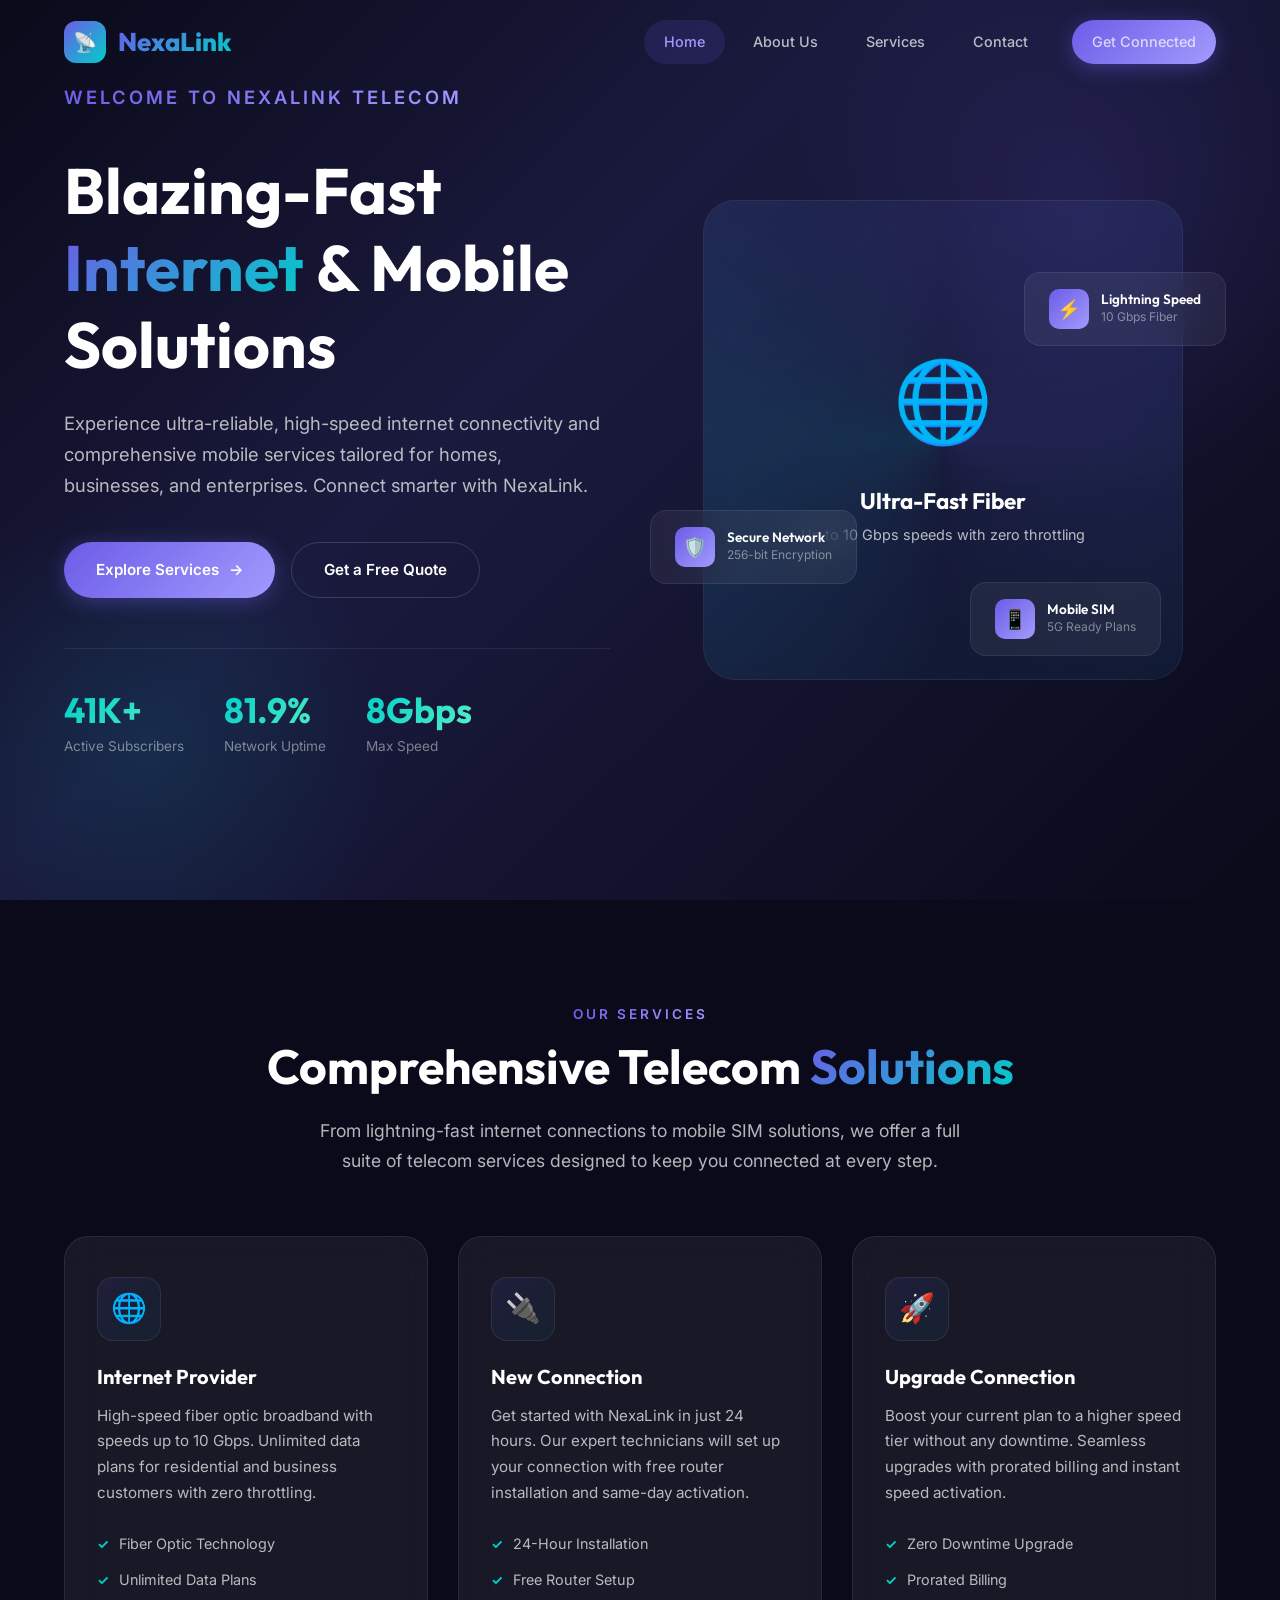
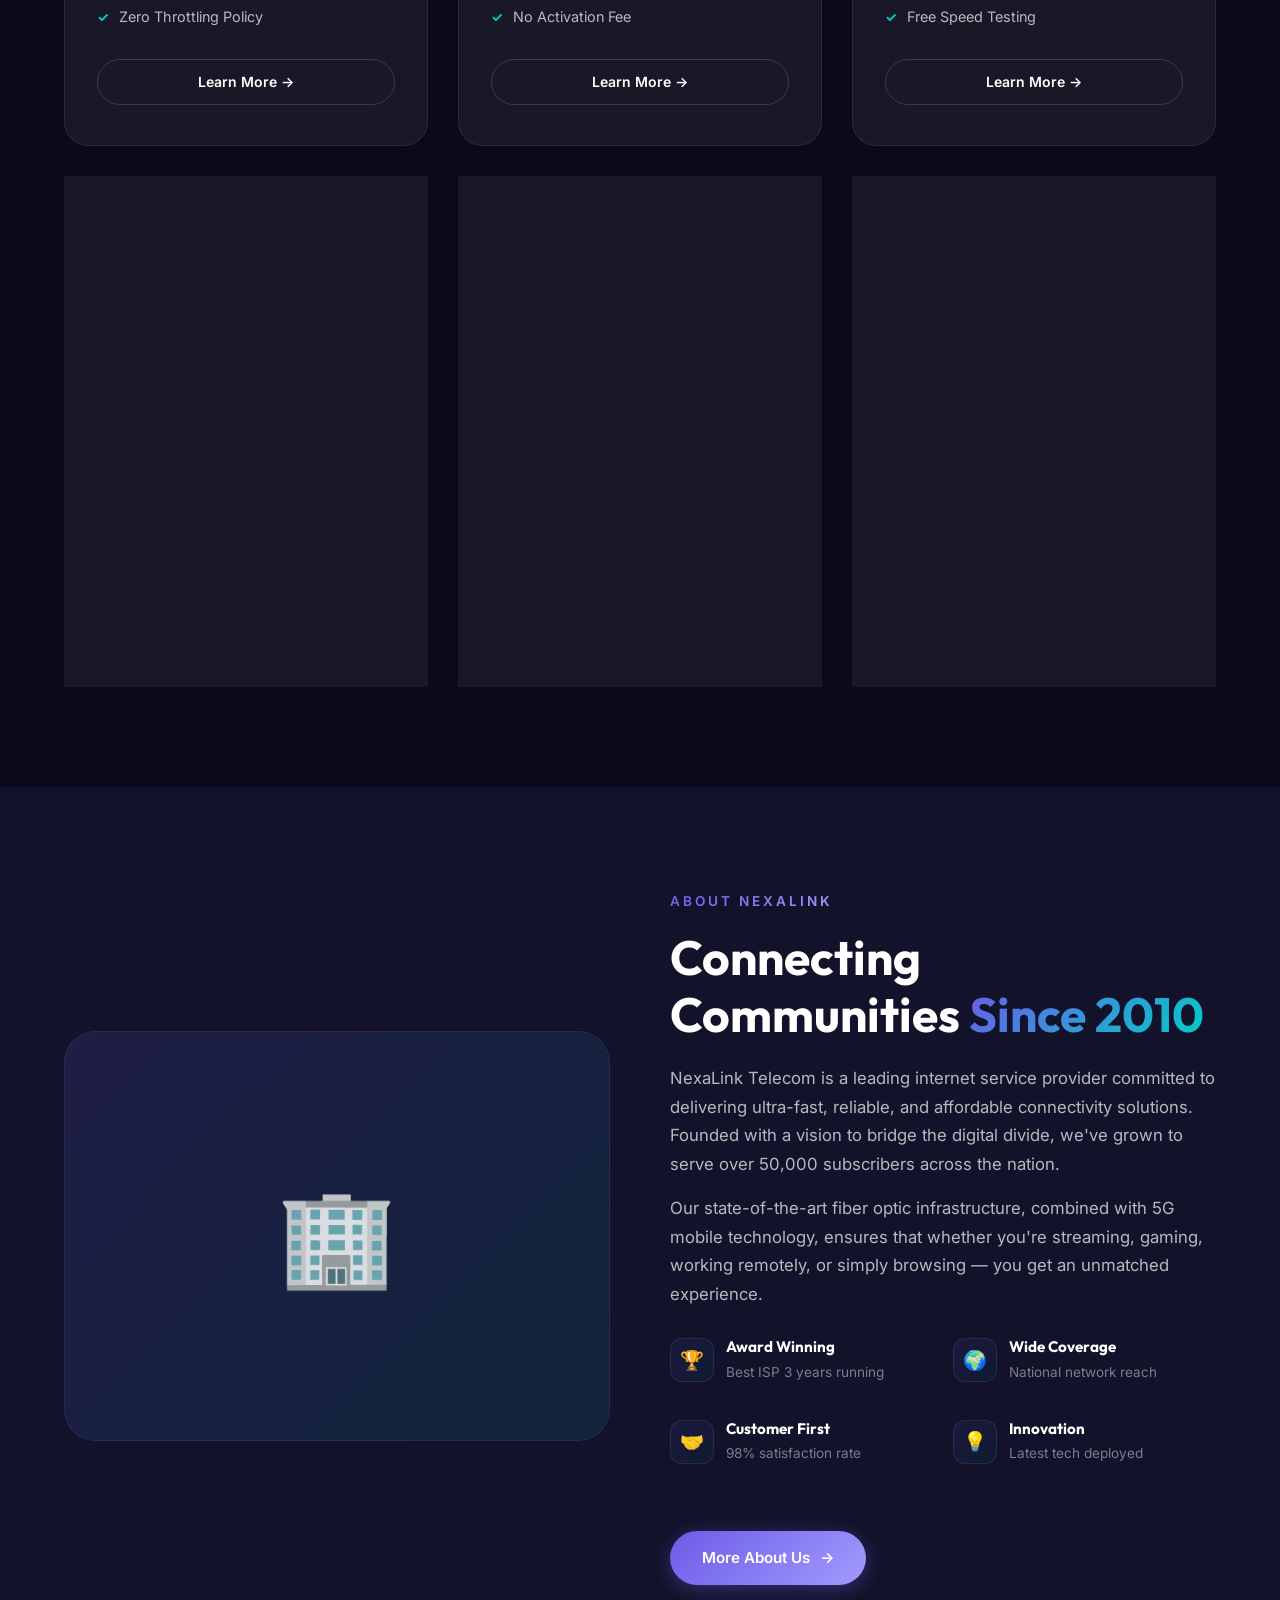
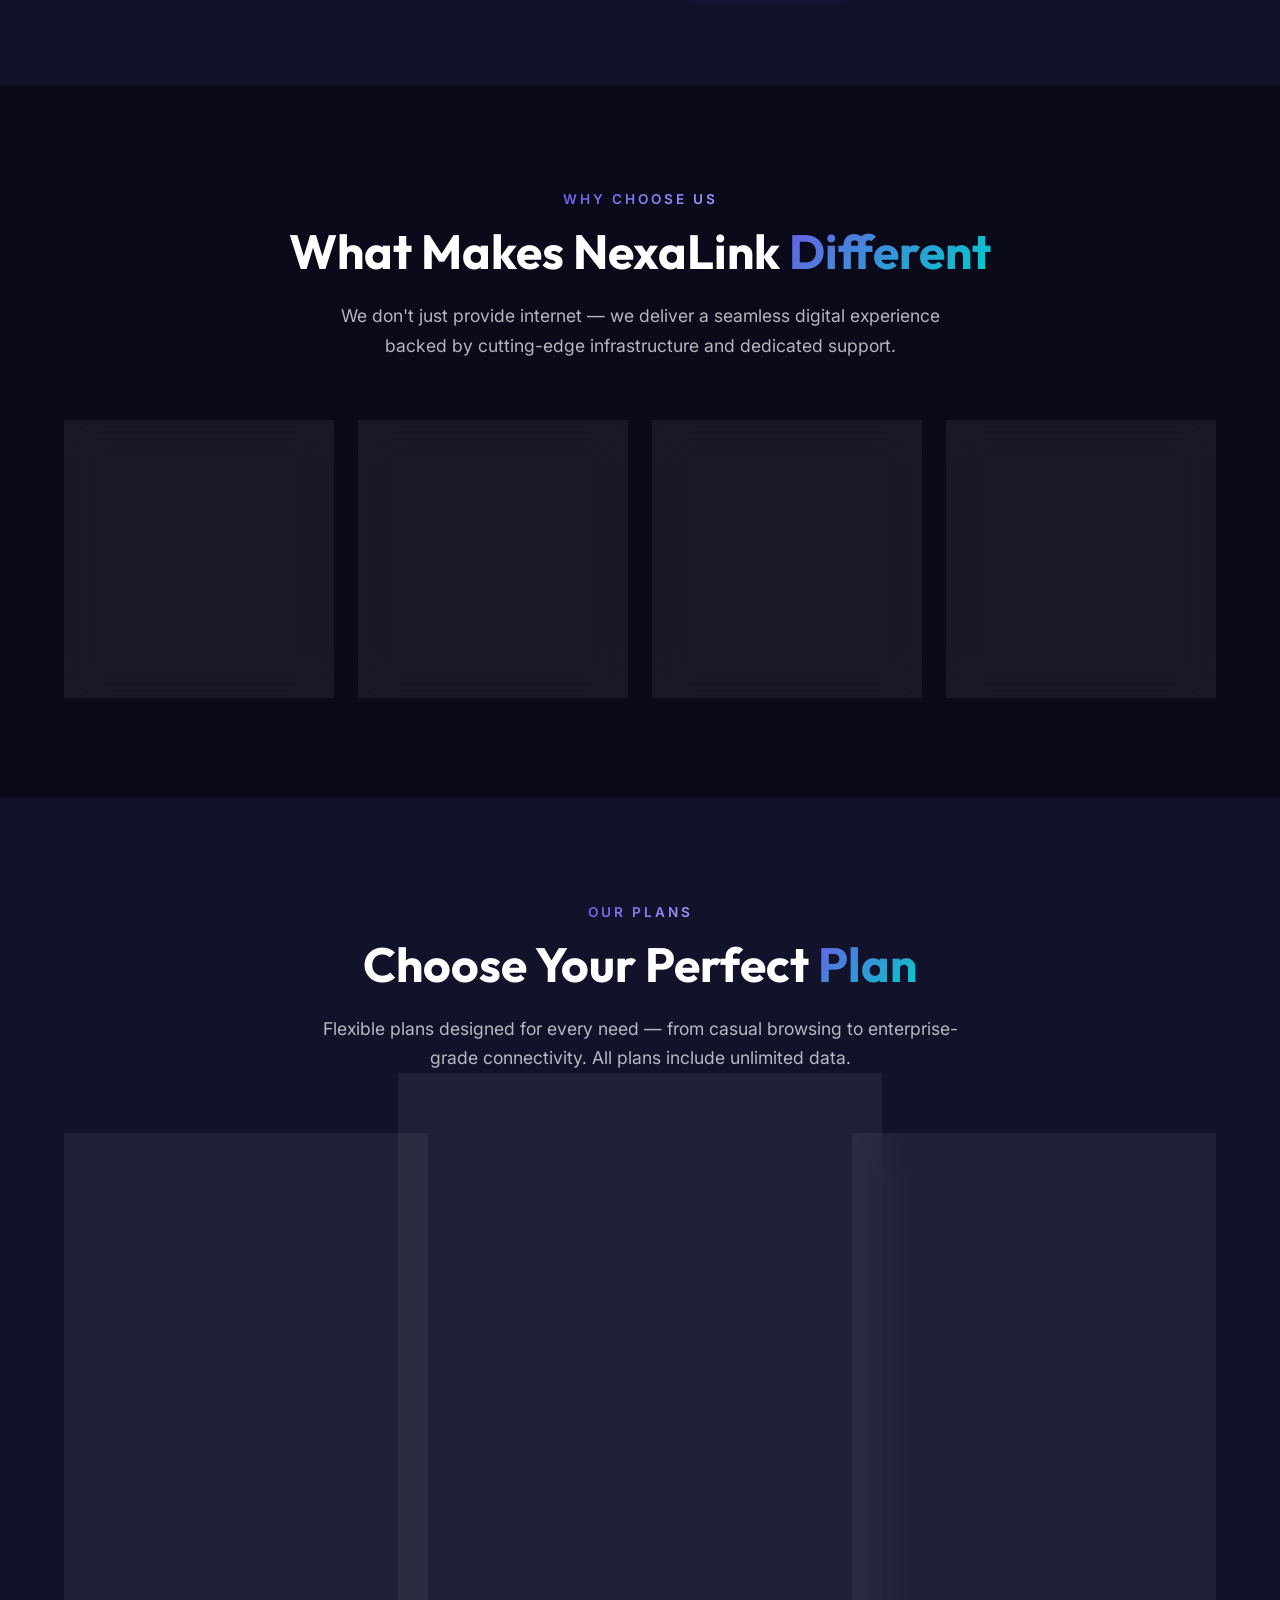
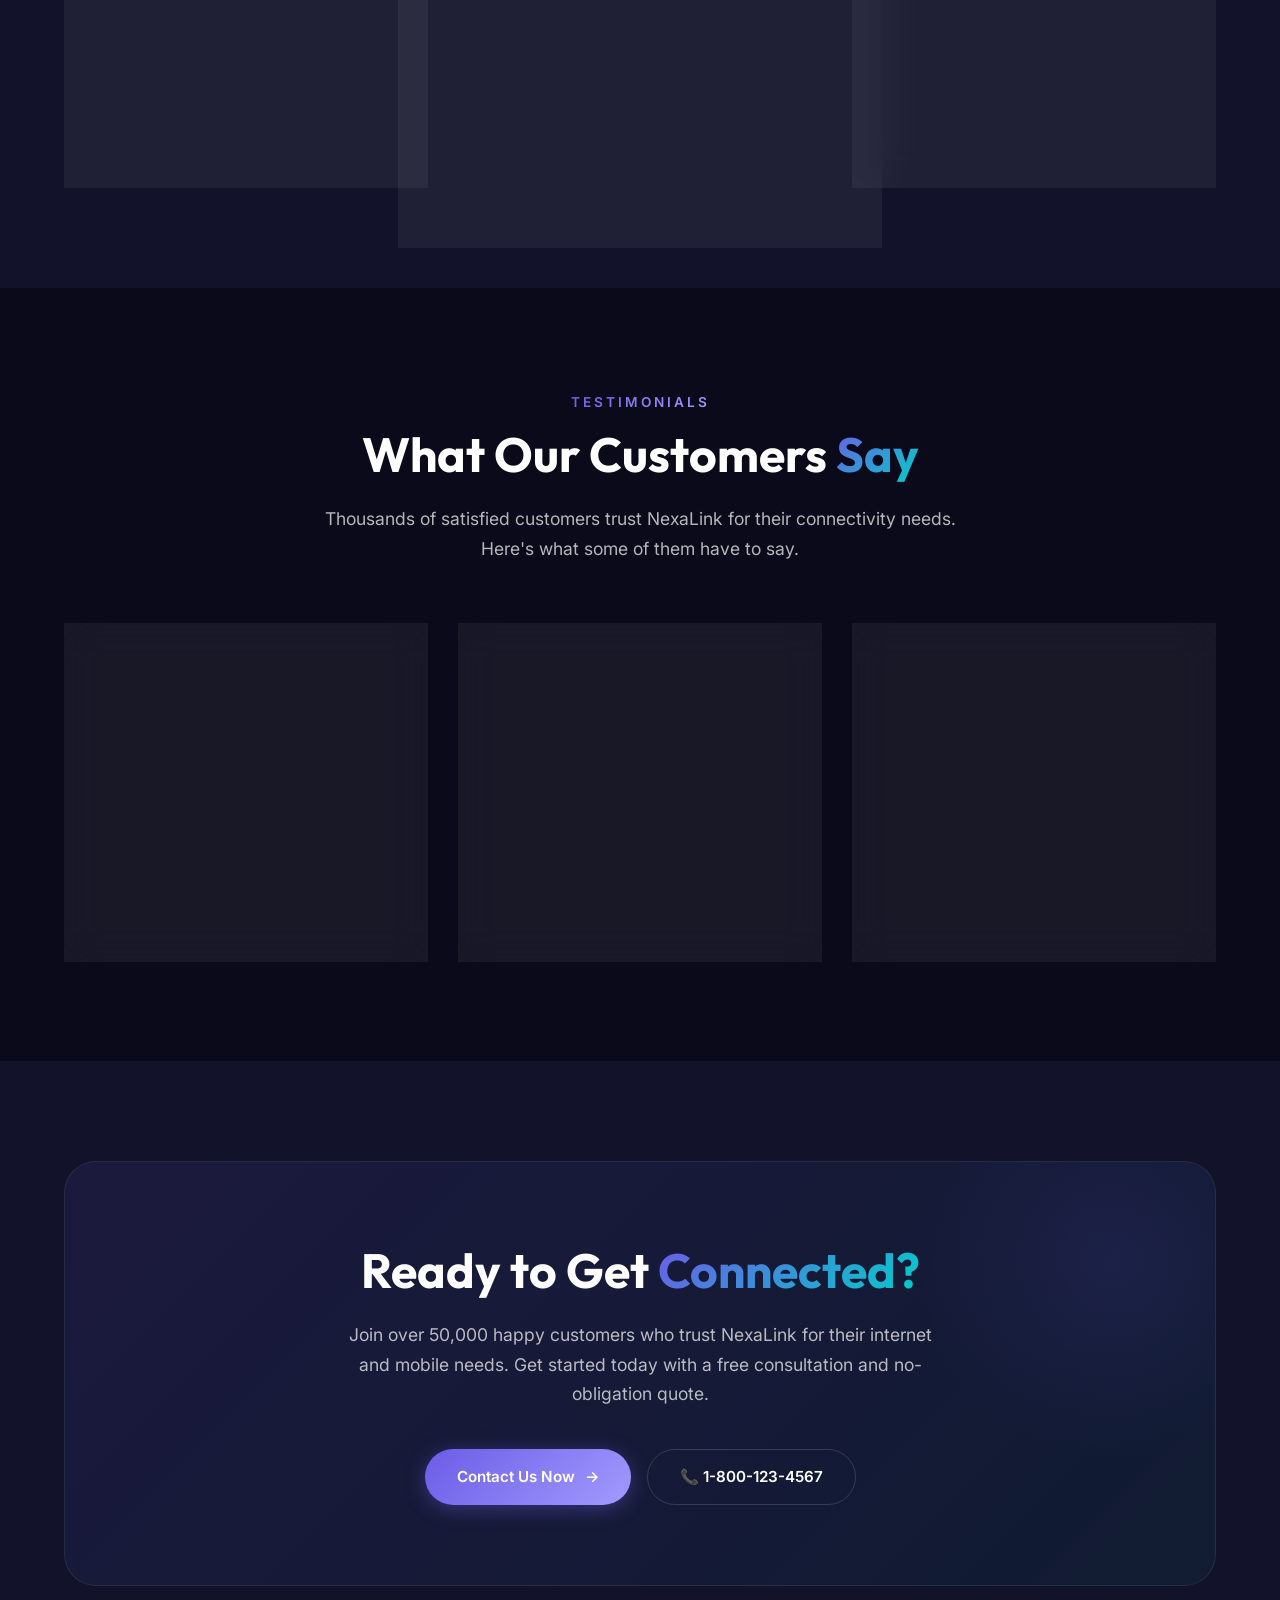
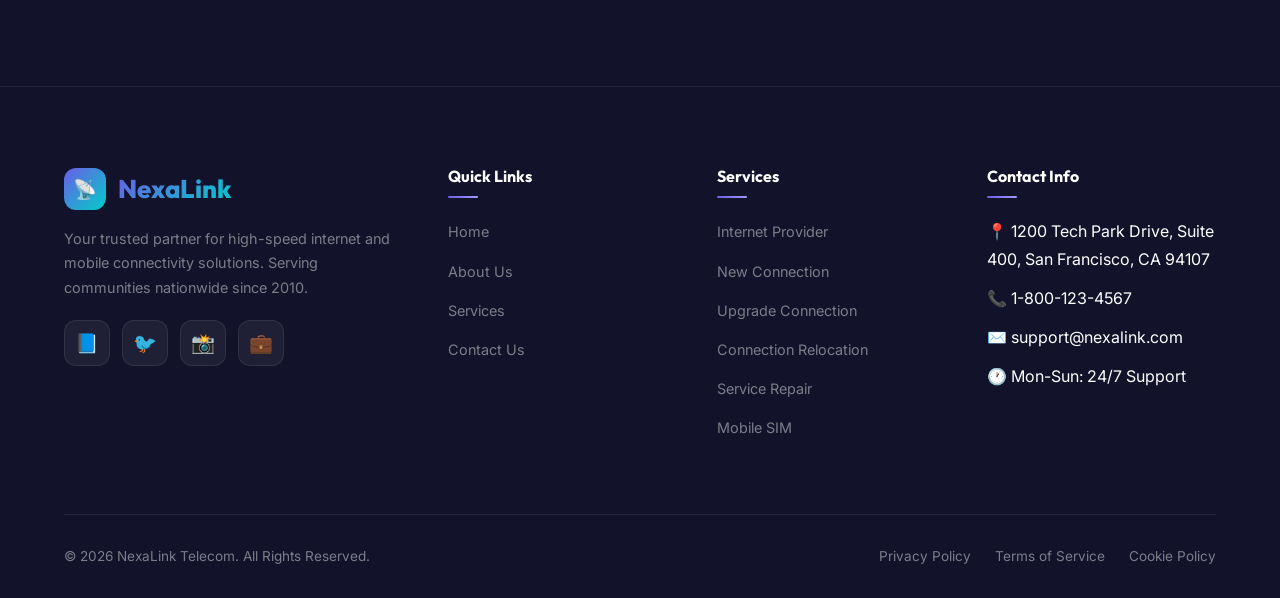
<file: index.html>
<!DOCTYPE html>
<html lang="en">

<head>
    <meta charset="UTF-8">
    <meta name="viewport" content="width=device-width, initial-scale=1.0">
    <meta name="description"
        content="NexaLink Telecom — Your trusted internet service provider offering high-speed fiber, new connections, upgrades, relocations, repairs, and mobile SIM solutions. Experience blazing-fast connectivity today.">
    <meta name="keywords"
        content="internet provider, fiber optic, broadband, new connection, connection upgrade, relocation, repair, mobile SIM, telecom">
    <title>NexaLink Telecom — High-Speed Internet & Mobile Solutions</title>
    <link rel="stylesheet" href="styles.css">
    <link rel="icon"
        href="data:image/svg+xml,<svg xmlns='http://www.w3.org/2000/svg' viewBox='0 0 100 100'><text y='.9em' font-size='90'>📡</text></svg>">
</head>

<body>

    <!-- Page Loader -->
    <div class="page-loader">
        <div class="loader-spinner"></div>
    </div>

    <!-- Mobile Nav Overlay -->
    <div class="nav-overlay"></div>

    <!-- Navigation -->
    <nav class="navbar" id="navbar">
        <div class="nav-container">
            <a href="index.html" class="nav-logo">
                <div class="logo-icon">📡</div>
                <span>NexaLink</span>
            </a>
            <div class="nav-menu" id="navMenu">
                <a href="index.html" class="active">Home</a>
                <a href="about.html">About Us</a>
                <a href="services.html">Services</a>
                <a href="contact.html">Contact</a>
                <div class="nav-cta">
                    <a href="contact.html" class="btn btn-primary btn-sm">Get Connected</a>
                </div>
            </div>
            <div class="nav-toggle" id="navToggle">
                <span></span>
                <span></span>
                <span></span>
            </div>
        </div>
    </nav>

    <!-- Hero Section -->
    <section class="hero" id="hero">
        <div class="container">
            <div class="hero-content">
                <div class="hero-text">
                    <p class="section-label">Welcome to NexaLink Telecom</p>
                    <h1>Blazing-Fast <span class="gradient-text">Internet</span> & Mobile Solutions</h1>
                    <p>Experience ultra-reliable, high-speed internet connectivity and comprehensive mobile services
                        tailored for homes, businesses, and enterprises. Connect smarter with NexaLink.</p>
                    <div class="hero-buttons">
                        <a href="services.html" class="btn btn-primary">Explore Services <span>→</span></a>
                        <a href="contact.html" class="btn btn-secondary">Get a Free Quote</a>
                    </div>
                    <div class="hero-stats">
                        <div class="hero-stat">
                            <h3 data-count="50" data-suffix="K+">0</h3>
                            <p>Active Subscribers</p>
                        </div>
                        <div class="hero-stat">
                            <h3 data-count="99" data-suffix=".9%">0</h3>
                            <p>Network Uptime</p>
                        </div>
                        <div class="hero-stat">
                            <h3 data-count="10" data-suffix="Gbps">0</h3>
                            <p>Max Speed</p>
                        </div>
                    </div>
                </div>
                <div class="hero-visual">
                    <div class="hero-visual-card">
                        <div class="hero-visual-inner">
                            <span class="icon-large">🌐</span>
                            <h3>Ultra-Fast Fiber</h3>
                            <p>Up to 10 Gbps speeds with zero throttling</p>
                        </div>
                    </div>
                    <div class="floating-badge fb-1">
                        <div class="badge-icon">⚡</div>
                        <div class="badge-text">
                            <h4>Lightning Speed</h4>
                            <p>10 Gbps Fiber</p>
                        </div>
                    </div>
                    <div class="floating-badge fb-2">
                        <div class="badge-icon">🛡️</div>
                        <div class="badge-text">
                            <h4>Secure Network</h4>
                            <p>256-bit Encryption</p>
                        </div>
                    </div>
                    <div class="floating-badge fb-3">
                        <div class="badge-icon">📱</div>
                        <div class="badge-text">
                            <h4>Mobile SIM</h4>
                            <p>5G Ready Plans</p>
                        </div>
                    </div>
                </div>
            </div>
        </div>
    </section>

    <!-- Services Preview Section -->
    <section class="services-section" id="services">
        <div class="container">
            <div class="section-header reveal">
                <p class="section-label">Our Services</p>
                <h2 class="section-title">Comprehensive Telecom <span class="gradient-text">Solutions</span></h2>
            </div>
            <p class="section-subtitle reveal">From lightning-fast internet connections to mobile SIM solutions, we
                offer a full suite of telecom services designed to keep you connected at every step.</p>

            <div class="services-grid">
                <!-- Service 1: Internet Provider -->
                <div class="service-card reveal reveal-delay-1">
                    <div class="service-icon">🌐</div>
                    <h3>Internet Provider</h3>
                    <p>High-speed fiber optic broadband with speeds up to 10 Gbps. Unlimited data plans for residential
                        and business customers with zero throttling.</p>
                    <ul class="service-features">
                        <li>Fiber Optic Technology</li>
                        <li>Unlimited Data Plans</li>
                        <li>Zero Throttling Policy</li>
                    </ul>
                    <a href="services.html#internet-provider" class="btn btn-secondary btn-sm">Learn More →</a>
                </div>

                <!-- Service 2: New Connection -->
                <div class="service-card reveal reveal-delay-2">
                    <div class="service-icon">🔌</div>
                    <h3>New Connection</h3>
                    <p>Get started with NexaLink in just 24 hours. Our expert technicians will set up your connection
                        with free router installation and same-day activation.</p>
                    <ul class="service-features">
                        <li>24-Hour Installation</li>
                        <li>Free Router Setup</li>
                        <li>No Activation Fee</li>
                    </ul>
                    <a href="services.html#new-connection" class="btn btn-secondary btn-sm">Learn More →</a>
                </div>

                <!-- Service 3: Update Connection -->
                <div class="service-card reveal reveal-delay-3">
                    <div class="service-icon">🚀</div>
                    <h3>Upgrade Connection</h3>
                    <p>Boost your current plan to a higher speed tier without any downtime. Seamless upgrades with
                        prorated billing and instant speed activation.</p>
                    <ul class="service-features">
                        <li>Zero Downtime Upgrade</li>
                        <li>Prorated Billing</li>
                        <li>Free Speed Testing</li>
                    </ul>
                    <a href="services.html#upgrade-connection" class="btn btn-secondary btn-sm">Learn More →</a>
                </div>

                <!-- Service 4: Connection Relocation -->
                <div class="service-card reveal reveal-delay-4">
                    <div class="service-icon">📦</div>
                    <h3>Connection Relocation</h3>
                    <p>Moving to a new address? We'll transfer your connection seamlessly. Keep your plan, speed, and
                        account details — just change the location.</p>
                    <ul class="service-features">
                        <li>Hassle-Free Transfer</li>
                        <li>Keep Your Plan & Speed</li>
                        <li>Priority Scheduling</li>
                    </ul>
                    <a href="services.html#connection-relocation" class="btn btn-secondary btn-sm">Learn More →</a>
                </div>

                <!-- Service 5: Internet Service Repair -->
                <div class="service-card reveal reveal-delay-5">
                    <div class="service-icon">🔧</div>
                    <h3>Service Repair</h3>
                    <p>Experiencing connectivity issues? Our 24/7 technical support team can diagnose and fix problems
                        remotely or dispatch a technician within hours.</p>
                    <ul class="service-features">
                        <li>24/7 Support Available</li>
                        <li>Remote Diagnostics</li>
                        <li>4-Hour Response Time</li>
                    </ul>
                    <a href="services.html#service-repair" class="btn btn-secondary btn-sm">Learn More →</a>
                </div>

                <!-- Service 6: Mobile SIM Provider -->
                <div class="service-card reveal reveal-delay-6">
                    <div class="service-icon">📱</div>
                    <h3>Mobile SIM Provider</h3>
                    <p>Get a NexaLink Mobile SIM with 5G-ready data plans, unlimited calls, and international roaming.
                        Flexible prepaid and postpaid options available.</p>
                    <ul class="service-features">
                        <li>5G Ready Network</li>
                        <li>Unlimited Calls & Texts</li>
                        <li>International Roaming</li>
                    </ul>
                    <a href="services.html#mobile-sim" class="btn btn-secondary btn-sm">Learn More →</a>
                </div>
            </div>
        </div>
    </section>

    <!-- About Preview Section -->
    <section class="about-preview" id="about">
        <div class="container">
            <div class="about-grid">
                <div class="about-image reveal">
                    <div class="about-image-card">🏢</div>
                </div>
                <div class="about-content reveal">
                    <p class="section-label">About NexaLink</p>
                    <h2>Connecting Communities <span class="gradient-text">Since 2010</span></h2>
                    <p>NexaLink Telecom is a leading internet service provider committed to delivering ultra-fast,
                        reliable, and affordable connectivity solutions. Founded with a vision to bridge the digital
                        divide, we've grown to serve over 50,000 subscribers across the nation.</p>
                    <p>Our state-of-the-art fiber optic infrastructure, combined with 5G mobile technology, ensures that
                        whether you're streaming, gaming, working remotely, or simply browsing — you get an unmatched
                        experience.</p>

                    <div class="about-features">
                        <div class="about-feature">
                            <div class="feature-icon">🏆</div>
                            <div>
                                <h4>Award Winning</h4>
                                <p>Best ISP 3 years running</p>
                            </div>
                        </div>
                        <div class="about-feature">
                            <div class="feature-icon">🌍</div>
                            <div>
                                <h4>Wide Coverage</h4>
                                <p>National network reach</p>
                            </div>
                        </div>
                        <div class="about-feature">
                            <div class="feature-icon">🤝</div>
                            <div>
                                <h4>Customer First</h4>
                                <p>98% satisfaction rate</p>
                            </div>
                        </div>
                        <div class="about-feature">
                            <div class="feature-icon">💡</div>
                            <div>
                                <h4>Innovation</h4>
                                <p>Latest tech deployed</p>
                            </div>
                        </div>
                    </div>

                    <a href="about.html" class="btn btn-primary" style="margin-top: 20px;">More About Us
                        <span>→</span></a>
                </div>
            </div>
        </div>
    </section>

    <!-- Why Choose Us Section -->
    <section class="features-section" id="why-us">
        <div class="container">
            <div class="section-header reveal">
                <p class="section-label">Why Choose Us</p>
                <h2 class="section-title">What Makes NexaLink <span class="gradient-text">Different</span></h2>
            </div>
            <p class="section-subtitle reveal">We don't just provide internet — we deliver a seamless digital experience
                backed by cutting-edge infrastructure and dedicated support.</p>

            <div class="features-grid">
                <div class="feature-card reveal reveal-delay-1">
                    <div class="feature-icon">⚡</div>
                    <h4>Ultra-Fast Speeds</h4>
                    <p>Up to 10 Gbps with our premium fiber optic plans. No bandwidth throttling ever.</p>
                </div>
                <div class="feature-card reveal reveal-delay-2">
                    <div class="feature-icon">🕐</div>
                    <h4>24/7 Support</h4>
                    <p>Round-the-clock customer support via phone, chat, email, and on-site visits.</p>
                </div>
                <div class="feature-card reveal reveal-delay-3">
                    <div class="feature-icon">🛡️</div>
                    <h4>Secure & Private</h4>
                    <p>Enterprise-grade security with DDoS protection, firewall, and encrypted connections.</p>
                </div>
                <div class="feature-card reveal reveal-delay-4">
                    <div class="feature-icon">💰</div>
                    <h4>Best Value Plans</h4>
                    <p>Competitive pricing with no hidden fees. Transparent billing from day one.</p>
                </div>
            </div>
        </div>
    </section>

    <!-- Pricing Plans Section -->
    <section class="pricing-section" id="plans" style="background: var(--bg-secondary);">
        <div class="container">
            <div class="section-header reveal">
                <p class="section-label">Our Plans</p>
                <h2 class="section-title">Choose Your Perfect <span class="gradient-text">Plan</span></h2>
            </div>
            <p class="section-subtitle reveal">Flexible plans designed for every need — from casual browsing to
                enterprise-grade connectivity. All plans include unlimited data.</p>

            <div class="plans-grid">
                <!-- Starter Plan -->
                <div class="plan-card reveal reveal-delay-1">
                    <h3>Starter</h3>
                    <p style="color: var(--text-muted); font-size: 0.9rem;">Perfect for casual users</p>
                    <div class="plan-price">$29<span>/mo</span></div>
                    <p class="plan-speed">Up to 100 Mbps</p>
                    <ul class="plan-features">
                        <li>Unlimited Data</li>
                        <li>Free Wi-Fi Router</li>
                        <li>Email Support</li>
                        <li>Basic Security Suite</li>
                        <li>1 Static IP Address</li>
                    </ul>
                    <a href="contact.html" class="btn btn-secondary">Get Started</a>
                </div>

                <!-- Pro Plan (Featured) -->
                <div class="plan-card featured reveal reveal-delay-2">
                    <div class="plan-badge">Most Popular</div>
                    <h3>Professional</h3>
                    <p style="color: var(--text-muted); font-size: 0.9rem;">Ideal for families & WFH</p>
                    <div class="plan-price">$59<span>/mo</span></div>
                    <p class="plan-speed">Up to 500 Mbps</p>
                    <ul class="plan-features">
                        <li>Unlimited Data</li>
                        <li>Premium Wi-Fi 6 Router</li>
                        <li>24/7 Phone & Chat Support</li>
                        <li>Advanced Security Suite</li>
                        <li>5 Static IP Addresses</li>
                        <li>Free Installation</li>
                    </ul>
                    <a href="contact.html" class="btn btn-primary">Get Started</a>
                </div>

                <!-- Enterprise Plan -->
                <div class="plan-card reveal reveal-delay-3">
                    <h3>Enterprise</h3>
                    <p style="color: var(--text-muted); font-size: 0.9rem;">For businesses & power users</p>
                    <div class="plan-price">$129<span>/mo</span></div>
                    <p class="plan-speed">Up to 10 Gbps</p>
                    <ul class="plan-features">
                        <li>Unlimited Data + Priority</li>
                        <li>Enterprise Mesh System</li>
                        <li>Dedicated Account Manager</li>
                        <li>Enterprise Security + DDoS</li>
                        <li>Unlimited Static IPs</li>
                        <li>SLA Guarantee 99.99%</li>
                    </ul>
                    <a href="contact.html" class="btn btn-secondary">Contact Sales</a>
                </div>
            </div>
        </div>
    </section>

    <!-- Testimonials Section -->
    <section class="testimonials-section" id="testimonials">
        <div class="container">
            <div class="section-header reveal">
                <p class="section-label">Testimonials</p>
                <h2 class="section-title">What Our Customers <span class="gradient-text">Say</span></h2>
            </div>
            <p class="section-subtitle reveal">Thousands of satisfied customers trust NexaLink for their connectivity
                needs. Here's what some of them have to say.</p>

            <div class="testimonials-grid">
                <div class="testimonial-card reveal reveal-delay-1">
                    <div class="stars">★★★★★</div>
                    <p class="quote">"Switching to NexaLink was the best decision for our company. The enterprise plan
                        gives us rock-solid 10 Gbps speeds with virtually zero downtime. Their support team is
                        incredibly responsive."</p>
                    <div class="author">
                        <div class="author-avatar">👨‍💼</div>
                        <div>
                            <h4>James Mitchell</h4>
                            <p>CTO, TechVentures Inc.</p>
                        </div>
                    </div>
                </div>
                <div class="testimonial-card reveal reveal-delay-2">
                    <div class="stars">★★★★★</div>
                    <p class="quote">"We relocated our home and NexaLink transferred our connection seamlessly — same
                        plan, same speed, zero hassle. The technician was professional and arrived right on schedule."
                    </p>
                    <div class="author">
                        <div class="author-avatar">👩</div>
                        <div>
                            <h4>Sarah Chen</h4>
                            <p>Homeowner & Remote Worker</p>
                        </div>
                    </div>
                </div>
                <div class="testimonial-card reveal reveal-delay-3">
                    <div class="stars">★★★★★</div>
                    <p class="quote">"The mobile SIM plans are fantastic! I travel internationally for work and the
                        roaming packages are unbeatable. Plus, the 5G speeds in the city are incredible for streaming
                        and video calls."</p>
                    <div class="author">
                        <div class="author-avatar">👨</div>
                        <div>
                            <h4>David Okafor</h4>
                            <p>Freelance Consultant</p>
                        </div>
                    </div>
                </div>
            </div>
        </div>
    </section>

    <!-- Contact CTA Section -->
    <section class="cta-section" id="cta">
        <div class="container">
            <div class="cta-card reveal">
                <h2>Ready to Get <span class="gradient-text">Connected?</span></h2>
                <p>Join over 50,000 happy customers who trust NexaLink for their internet and mobile needs. Get started
                    today with a free consultation and no-obligation quote.</p>
                <div class="cta-buttons">
                    <a href="contact.html" class="btn btn-primary">Contact Us Now <span>→</span></a>
                    <a href="tel:+18001234567" class="btn btn-secondary">📞 1-800-123-4567</a>
                </div>
            </div>
        </div>
    </section>

    <!-- Footer -->
    <footer class="footer">
        <div class="container">
            <div class="footer-grid">
                <div class="footer-brand">
                    <a href="index.html" class="nav-logo">
                        <div class="logo-icon">📡</div>
                        <span>NexaLink</span>
                    </a>
                    <p>Your trusted partner for high-speed internet and mobile connectivity solutions. Serving
                        communities nationwide since 2010.</p>
                    <div class="social-links">
                        <a href="#" class="social-link" aria-label="Facebook">📘</a>
                        <a href="#" class="social-link" aria-label="Twitter">🐦</a>
                        <a href="#" class="social-link" aria-label="Instagram">📸</a>
                        <a href="#" class="social-link" aria-label="LinkedIn">💼</a>
                    </div>
                </div>
                <div class="footer-col">
                    <h4>Quick Links</h4>
                    <ul>
                        <li><a href="index.html">Home</a></li>
                        <li><a href="about.html">About Us</a></li>
                        <li><a href="services.html">Services</a></li>
                        <li><a href="contact.html">Contact Us</a></li>
                    </ul>
                </div>
                <div class="footer-col">
                    <h4>Services</h4>
                    <ul>
                        <li><a href="services.html#internet-provider">Internet Provider</a></li>
                        <li><a href="services.html#new-connection">New Connection</a></li>
                        <li><a href="services.html#upgrade-connection">Upgrade Connection</a></li>
                        <li><a href="services.html#connection-relocation">Connection Relocation</a></li>
                        <li><a href="services.html#service-repair">Service Repair</a></li>
                        <li><a href="services.html#mobile-sim">Mobile SIM</a></li>
                    </ul>
                </div>
                <div class="footer-col">
                    <h4>Contact Info</h4>
                    <ul>
                        <li>📍 1200 Tech Park Drive, Suite 400, San Francisco, CA 94107</li>
                        <li>📞 1-800-123-4567</li>
                        <li>✉️ support@nexalink.com</li>
                        <li>🕐 Mon-Sun: 24/7 Support</li>
                    </ul>
                </div>
            </div>
            <div class="footer-bottom">
                <p>&copy; 2026 NexaLink Telecom. All Rights Reserved.</p>
                <div class="footer-bottom-links">
                    <a href="#">Privacy Policy</a>
                    <a href="#">Terms of Service</a>
                    <a href="#">Cookie Policy</a>
                </div>
            </div>
        </div>
    </footer>

    <!-- Back to Top -->
    <button class="back-to-top" id="backToTop" aria-label="Back to top">↑</button>

    <script src="script.js"></script>
</body>

</html>
</file>
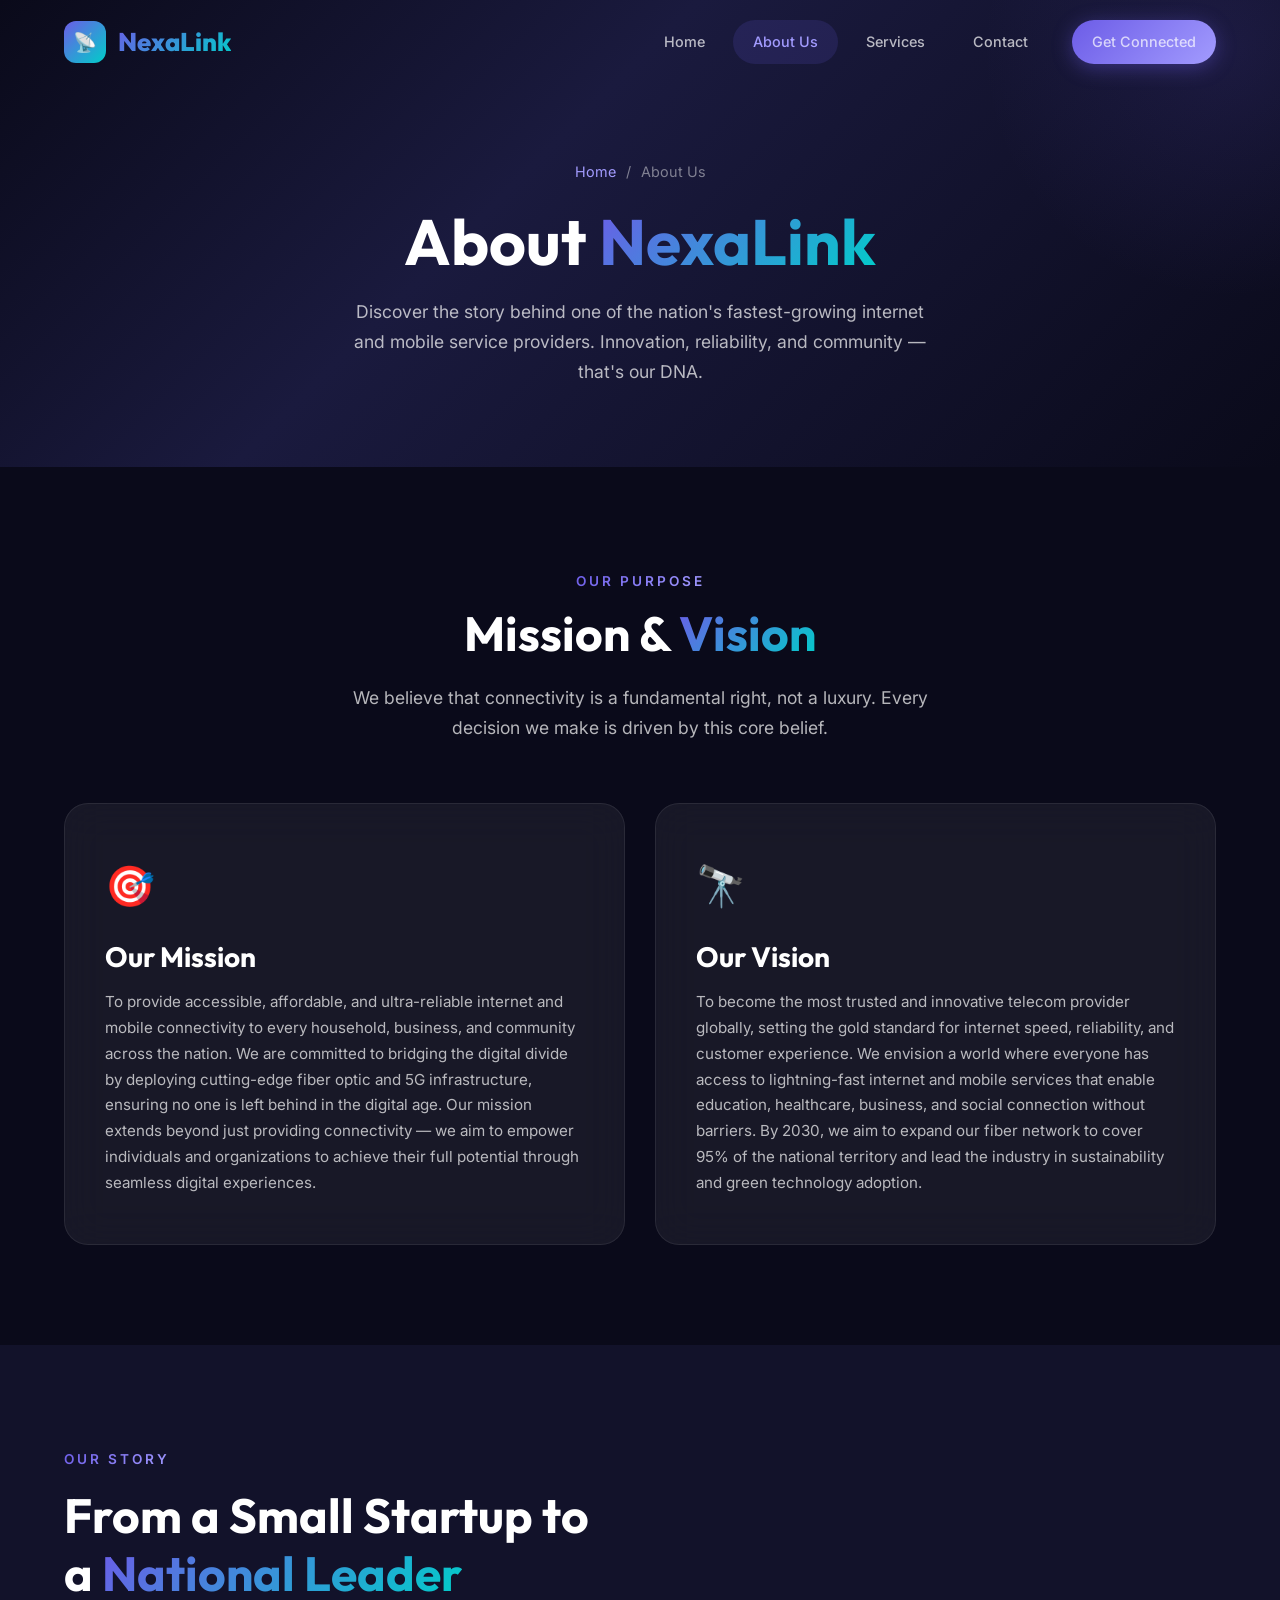
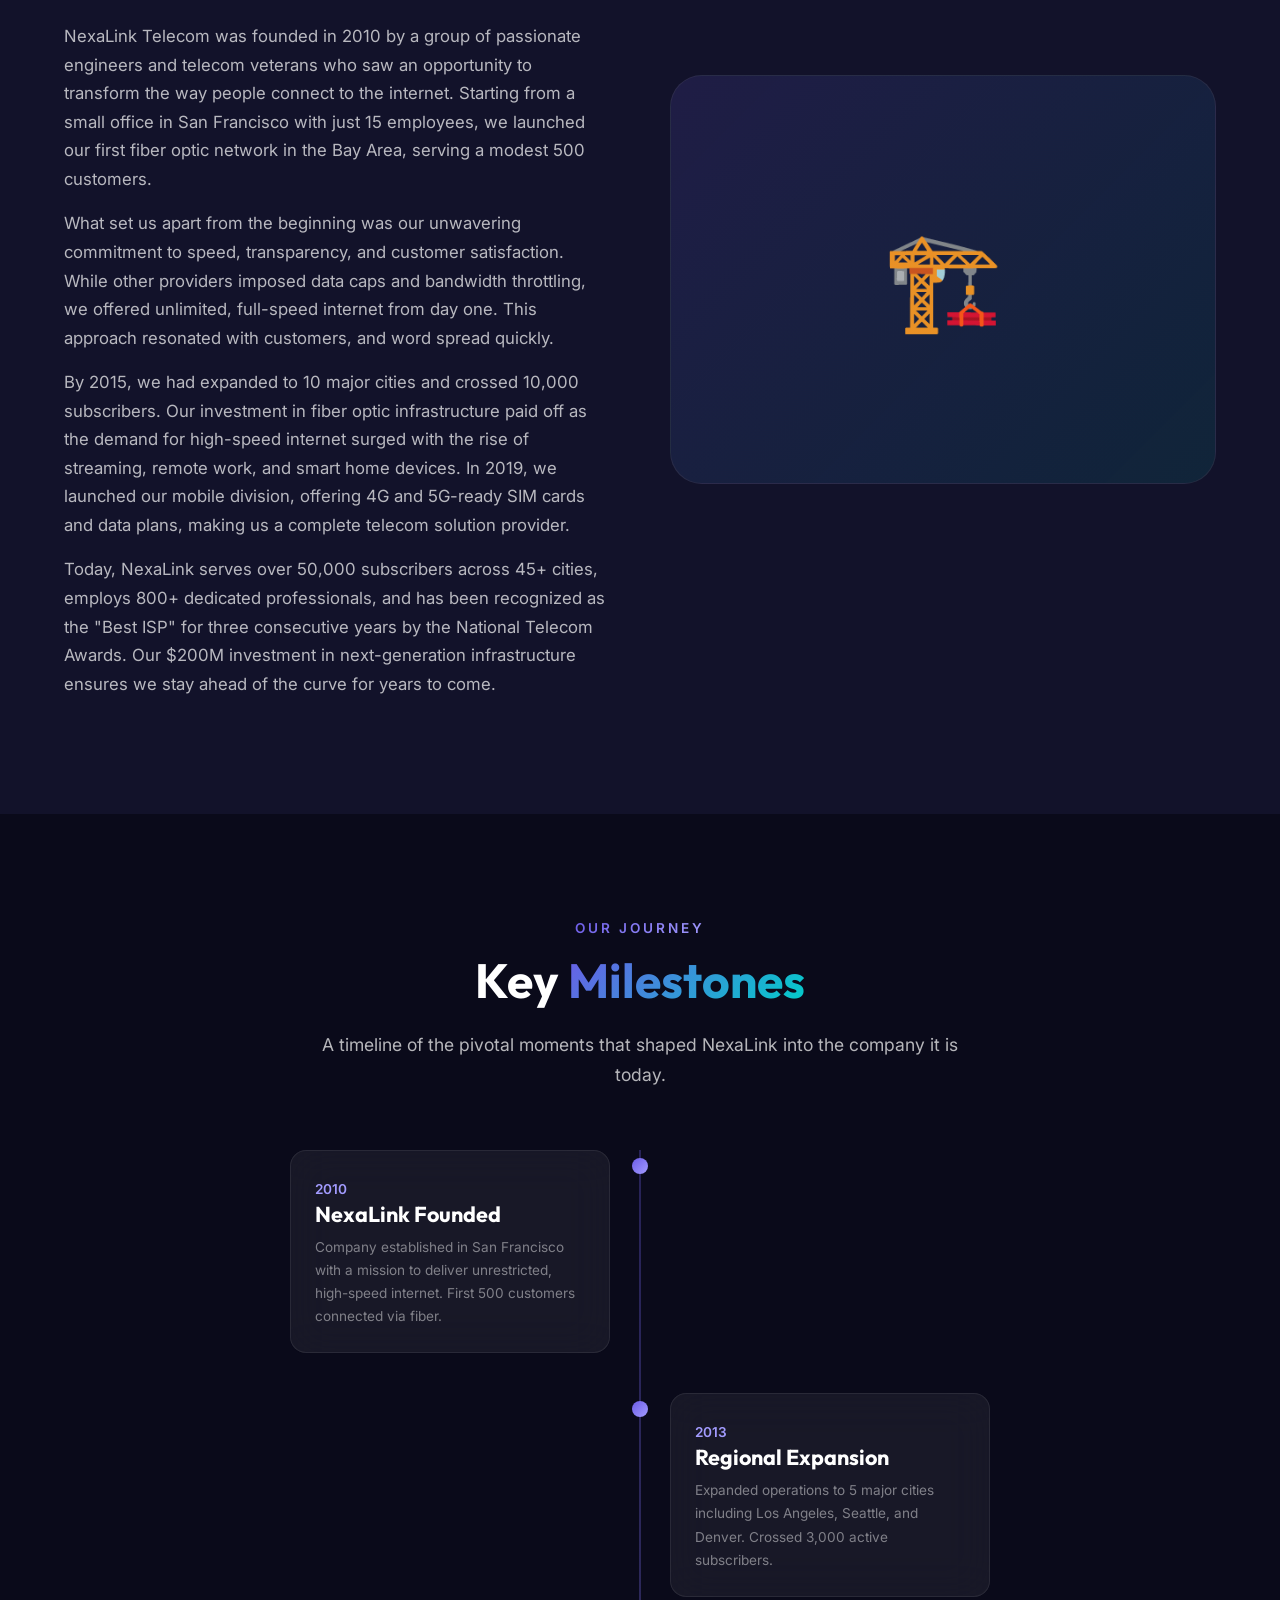
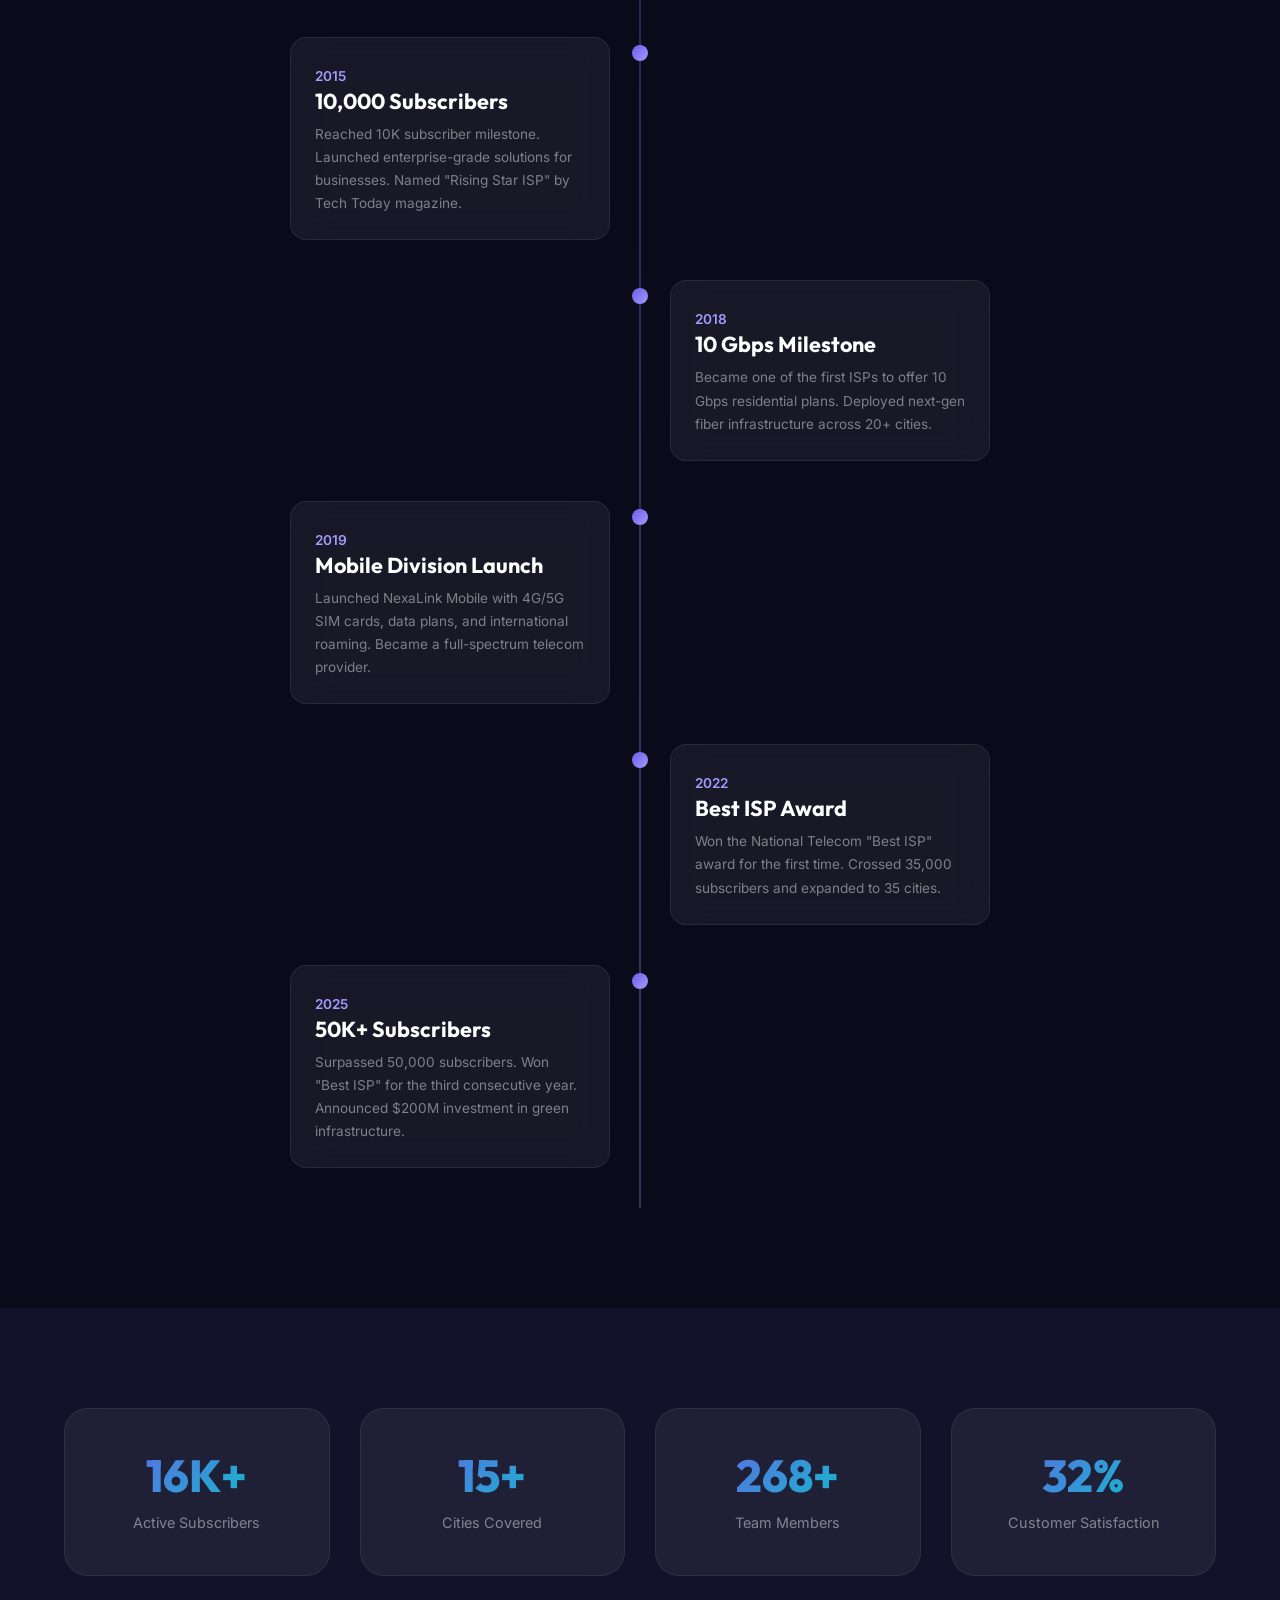
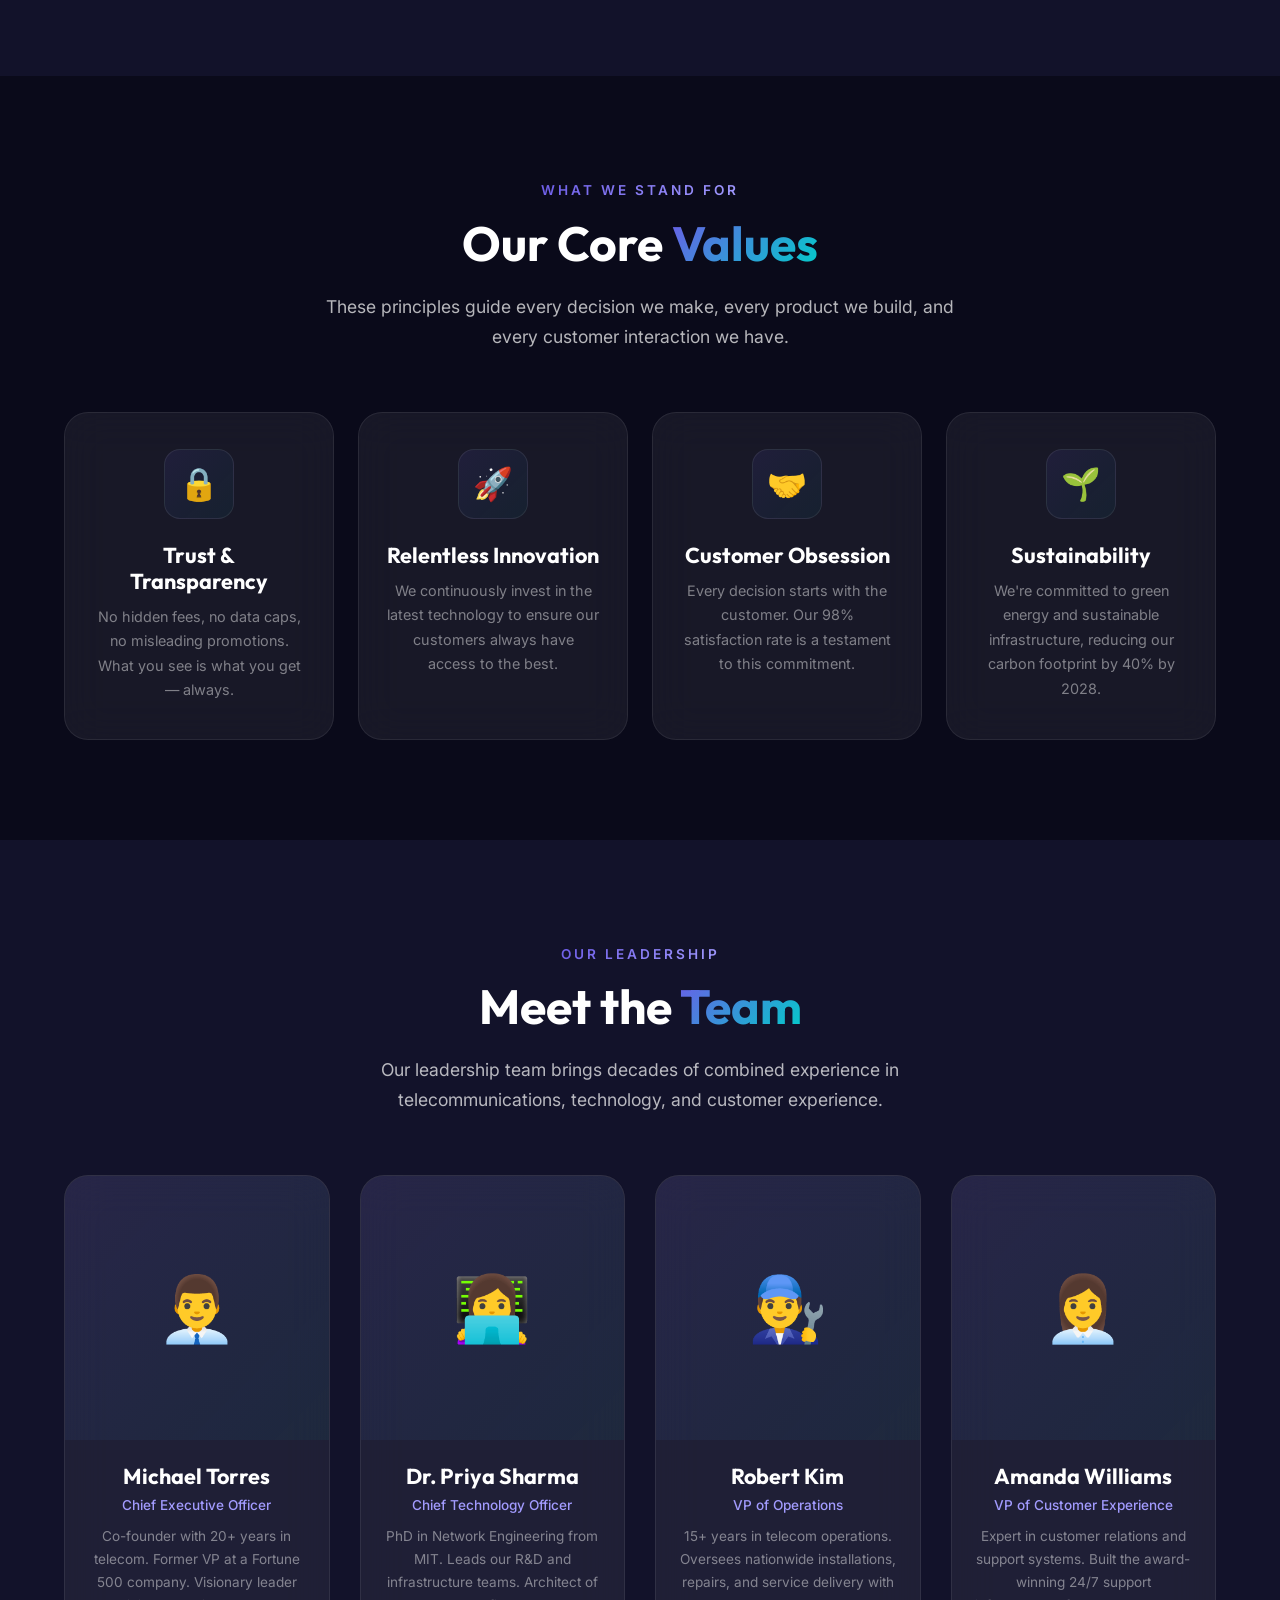
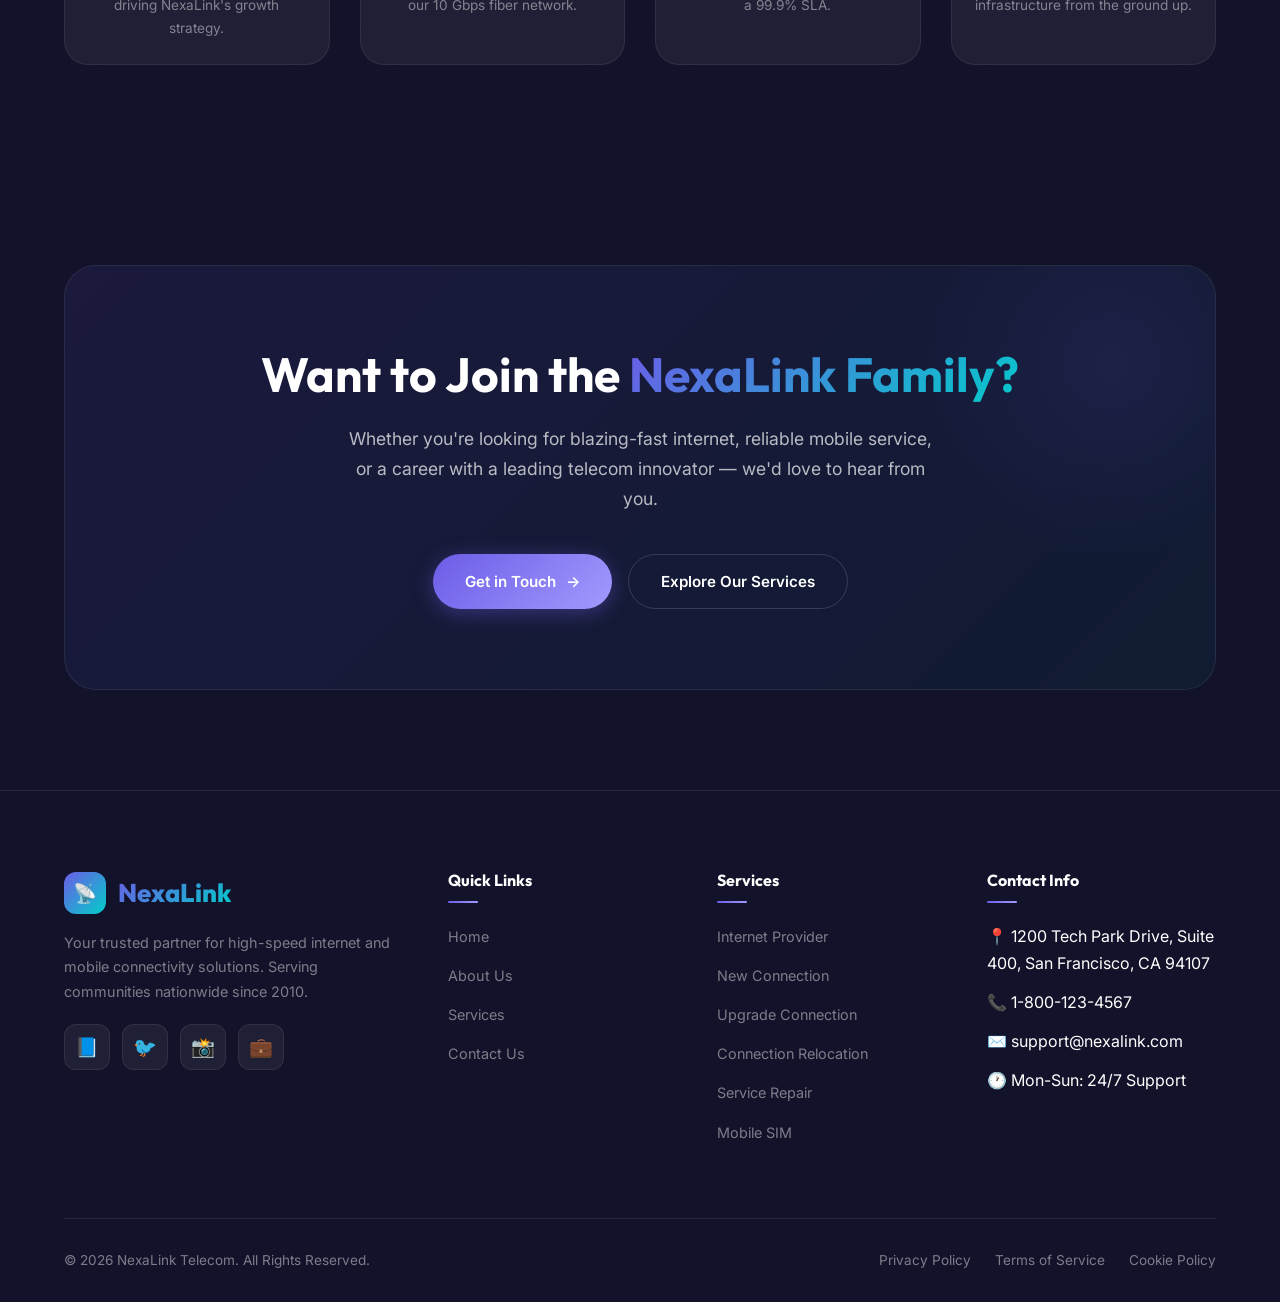
<file: about.html>
<!DOCTYPE html>
<html lang="en">

<head>
    <meta charset="UTF-8">
    <meta name="viewport" content="width=device-width, initial-scale=1.0">
    <meta name="description"
        content="Learn about NexaLink Telecom — our mission, vision, history, and the passionate team behind your seamless internet and mobile connectivity experience.">
    <meta name="keywords"
        content="about NexaLink, telecom company, ISP history, internet provider team, company culture">
    <title>About Us — NexaLink Telecom</title>
    <link rel="stylesheet" href="styles.css">
    <link rel="icon"
        href="data:image/svg+xml,<svg xmlns='http://www.w3.org/2000/svg' viewBox='0 0 100 100'><text y='.9em' font-size='90'>📡</text></svg>">
</head>

<body>

    <!-- Page Loader -->
    <div class="page-loader">
        <div class="loader-spinner"></div>
    </div>

    <!-- Mobile Nav Overlay -->
    <div class="nav-overlay"></div>

    <!-- Navigation -->
    <nav class="navbar" id="navbar">
        <div class="nav-container">
            <a href="index.html" class="nav-logo">
                <div class="logo-icon">📡</div>
                <span>NexaLink</span>
            </a>
            <div class="nav-menu" id="navMenu">
                <a href="index.html">Home</a>
                <a href="about.html" class="active">About Us</a>
                <a href="services.html">Services</a>
                <a href="contact.html">Contact</a>
                <div class="nav-cta">
                    <a href="contact.html" class="btn btn-primary btn-sm">Get Connected</a>
                </div>
            </div>
            <div class="nav-toggle" id="navToggle">
                <span></span>
                <span></span>
                <span></span>
            </div>
        </div>
    </nav>

    <!-- Page Header -->
    <section class="page-header">
        <div class="container">
            <div class="breadcrumb">
                <a href="index.html">Home</a>
                <span>/</span>
                <span>About Us</span>
            </div>
            <h1>About <span class="gradient-text">NexaLink</span></h1>
            <p>Discover the story behind one of the nation's fastest-growing internet and mobile service providers.
                Innovation, reliability, and community — that's our DNA.</p>
        </div>
    </section>

    <!-- Mission & Vision -->
    <section style="padding: var(--section-padding);">
        <div class="container">
            <div class="section-header reveal">
                <p class="section-label">Our Purpose</p>
                <h2 class="section-title">Mission & <span class="gradient-text">Vision</span></h2>
            </div>
            <p class="section-subtitle reveal">We believe that connectivity is a fundamental right, not a luxury. Every
                decision we make is driven by this core belief.</p>

            <div class="mission-vision">
                <div class="mv-card reveal reveal-delay-1">
                    <span class="mv-icon">🎯</span>
                    <h3>Our Mission</h3>
                    <p>To provide accessible, affordable, and ultra-reliable internet and mobile connectivity to every
                        household, business, and community across the nation. We are committed to bridging the digital
                        divide by deploying cutting-edge fiber optic and 5G infrastructure, ensuring no one is left
                        behind in the digital age. Our mission extends beyond just providing connectivity — we aim to
                        empower individuals and organizations to achieve their full potential through seamless digital
                        experiences.</p>
                </div>
                <div class="mv-card reveal reveal-delay-2">
                    <span class="mv-icon">🔭</span>
                    <h3>Our Vision</h3>
                    <p>To become the most trusted and innovative telecom provider globally, setting the gold standard
                        for internet speed, reliability, and customer experience. We envision a world where everyone has
                        access to lightning-fast internet and mobile services that enable education, healthcare,
                        business, and social connection without barriers. By 2030, we aim to expand our fiber network to
                        cover 95% of the national territory and lead the industry in sustainability and green technology
                        adoption.</p>
                </div>
            </div>
        </div>
    </section>

    <!-- Our Story -->
    <section style="background: var(--bg-secondary); padding: var(--section-padding);">
        <div class="container">
            <div class="about-grid">
                <div class="about-content reveal">
                    <p class="section-label">Our Story</p>
                    <h2>From a Small Startup to a <span class="gradient-text">National Leader</span></h2>
                    <p>NexaLink Telecom was founded in 2010 by a group of passionate engineers and telecom veterans who
                        saw an opportunity to transform the way people connect to the internet. Starting from a small
                        office in San Francisco with just 15 employees, we launched our first fiber optic network in the
                        Bay Area, serving a modest 500 customers.</p>
                    <p>What set us apart from the beginning was our unwavering commitment to speed, transparency, and
                        customer satisfaction. While other providers imposed data caps and bandwidth throttling, we
                        offered unlimited, full-speed internet from day one. This approach resonated with customers, and
                        word spread quickly.</p>
                    <p>By 2015, we had expanded to 10 major cities and crossed 10,000 subscribers. Our investment in
                        fiber optic infrastructure paid off as the demand for high-speed internet surged with the rise
                        of streaming, remote work, and smart home devices. In 2019, we launched our mobile division,
                        offering 4G and 5G-ready SIM cards and data plans, making us a complete telecom solution
                        provider.</p>
                    <p>Today, NexaLink serves over 50,000 subscribers across 45+ cities, employs 800+ dedicated
                        professionals, and has been recognized as the "Best ISP" for three consecutive years by the
                        National Telecom Awards. Our $200M investment in next-generation infrastructure ensures we stay
                        ahead of the curve for years to come.</p>
                </div>
                <div class="about-image reveal">
                    <div class="about-image-card">🏗️</div>
                </div>
            </div>
        </div>
    </section>

    <!-- Company Timeline -->
    <section style="padding: var(--section-padding);">
        <div class="container">
            <div class="section-header reveal">
                <p class="section-label">Our Journey</p>
                <h2 class="section-title">Key <span class="gradient-text">Milestones</span></h2>
            </div>
            <p class="section-subtitle reveal">A timeline of the pivotal moments that shaped NexaLink into the company
                it is today.</p>

            <div class="timeline">
                <div class="timeline-item reveal">
                    <div class="timeline-content">
                        <span class="year">2010</span>
                        <h4>NexaLink Founded</h4>
                        <p>Company established in San Francisco with a mission to deliver unrestricted, high-speed
                            internet. First 500 customers connected via fiber.</p>
                    </div>
                </div>
                <div class="timeline-item reveal">
                    <div class="timeline-content">
                        <span class="year">2013</span>
                        <h4>Regional Expansion</h4>
                        <p>Expanded operations to 5 major cities including Los Angeles, Seattle, and Denver. Crossed
                            3,000 active subscribers.</p>
                    </div>
                </div>
                <div class="timeline-item reveal">
                    <div class="timeline-content">
                        <span class="year">2015</span>
                        <h4>10,000 Subscribers</h4>
                        <p>Reached 10K subscriber milestone. Launched enterprise-grade solutions for businesses. Named
                            "Rising Star ISP" by Tech Today magazine.</p>
                    </div>
                </div>
                <div class="timeline-item reveal">
                    <div class="timeline-content">
                        <span class="year">2018</span>
                        <h4>10 Gbps Milestone</h4>
                        <p>Became one of the first ISPs to offer 10 Gbps residential plans. Deployed next-gen fiber
                            infrastructure across 20+ cities.</p>
                    </div>
                </div>
                <div class="timeline-item reveal">
                    <div class="timeline-content">
                        <span class="year">2019</span>
                        <h4>Mobile Division Launch</h4>
                        <p>Launched NexaLink Mobile with 4G/5G SIM cards, data plans, and international roaming. Became
                            a full-spectrum telecom provider.</p>
                    </div>
                </div>
                <div class="timeline-item reveal">
                    <div class="timeline-content">
                        <span class="year">2022</span>
                        <h4>Best ISP Award</h4>
                        <p>Won the National Telecom "Best ISP" award for the first time. Crossed 35,000 subscribers and
                            expanded to 35 cities.</p>
                    </div>
                </div>
                <div class="timeline-item reveal">
                    <div class="timeline-content">
                        <span class="year">2025</span>
                        <h4>50K+ Subscribers</h4>
                        <p>Surpassed 50,000 subscribers. Won "Best ISP" for the third consecutive year. Announced $200M
                            investment in green infrastructure.</p>
                    </div>
                </div>
            </div>
        </div>
    </section>

    <!-- Stats Section -->
    <section class="stats-section">
        <div class="container">
            <div class="stats-grid">
                <div class="stat-card reveal reveal-delay-1">
                    <h3 data-count="50" data-suffix="K+">0</h3>
                    <p>Active Subscribers</p>
                </div>
                <div class="stat-card reveal reveal-delay-2">
                    <h3 data-count="45" data-suffix="+">0</h3>
                    <p>Cities Covered</p>
                </div>
                <div class="stat-card reveal reveal-delay-3">
                    <h3 data-count="800" data-suffix="+">0</h3>
                    <p>Team Members</p>
                </div>
                <div class="stat-card reveal reveal-delay-4">
                    <h3 data-count="98" data-suffix="%">0</h3>
                    <p>Customer Satisfaction</p>
                </div>
            </div>
        </div>
    </section>

    <!-- Core Values -->
    <section style="padding: var(--section-padding);">
        <div class="container">
            <div class="section-header reveal">
                <p class="section-label">What We Stand For</p>
                <h2 class="section-title">Our Core <span class="gradient-text">Values</span></h2>
            </div>
            <p class="section-subtitle reveal">These principles guide every decision we make, every product we build,
                and every customer interaction we have.</p>

            <div class="features-grid">
                <div class="feature-card reveal reveal-delay-1">
                    <div class="feature-icon">🔒</div>
                    <h4>Trust & Transparency</h4>
                    <p>No hidden fees, no data caps, no misleading promotions. What you see is what you get — always.
                    </p>
                </div>
                <div class="feature-card reveal reveal-delay-2">
                    <div class="feature-icon">🚀</div>
                    <h4>Relentless Innovation</h4>
                    <p>We continuously invest in the latest technology to ensure our customers always have access to the
                        best.</p>
                </div>
                <div class="feature-card reveal reveal-delay-3">
                    <div class="feature-icon">🤝</div>
                    <h4>Customer Obsession</h4>
                    <p>Every decision starts with the customer. Our 98% satisfaction rate is a testament to this
                        commitment.</p>
                </div>
                <div class="feature-card reveal reveal-delay-4">
                    <div class="feature-icon">🌱</div>
                    <h4>Sustainability</h4>
                    <p>We're committed to green energy and sustainable infrastructure, reducing our carbon footprint by
                        40% by 2028.</p>
                </div>
            </div>
        </div>
    </section>

    <!-- Leadership Team -->
    <section style="background: var(--bg-secondary); padding: var(--section-padding);">
        <div class="container">
            <div class="section-header reveal">
                <p class="section-label">Our Leadership</p>
                <h2 class="section-title">Meet the <span class="gradient-text">Team</span></h2>
            </div>
            <p class="section-subtitle reveal">Our leadership team brings decades of combined experience in
                telecommunications, technology, and customer experience.</p>

            <div class="team-grid">
                <div class="team-card reveal reveal-delay-1">
                    <div class="team-avatar">👨‍💼</div>
                    <div class="team-info">
                        <h4>Michael Torres</h4>
                        <p class="team-role">Chief Executive Officer</p>
                        <p>Co-founder with 20+ years in telecom. Former VP at a Fortune 500 company. Visionary leader
                            driving NexaLink's growth strategy.</p>
                    </div>
                </div>
                <div class="team-card reveal reveal-delay-2">
                    <div class="team-avatar">👩‍💻</div>
                    <div class="team-info">
                        <h4>Dr. Priya Sharma</h4>
                        <p class="team-role">Chief Technology Officer</p>
                        <p>PhD in Network Engineering from MIT. Leads our R&D and infrastructure teams. Architect of our
                            10 Gbps fiber network.</p>
                    </div>
                </div>
                <div class="team-card reveal reveal-delay-3">
                    <div class="team-avatar">👨‍🔧</div>
                    <div class="team-info">
                        <h4>Robert Kim</h4>
                        <p class="team-role">VP of Operations</p>
                        <p>15+ years in telecom operations. Oversees nationwide installations, repairs, and service
                            delivery with a 99.9% SLA.</p>
                    </div>
                </div>
                <div class="team-card reveal reveal-delay-4">
                    <div class="team-avatar">👩‍💼</div>
                    <div class="team-info">
                        <h4>Amanda Williams</h4>
                        <p class="team-role">VP of Customer Experience</p>
                        <p>Expert in customer relations and support systems. Built the award-winning 24/7 support
                            infrastructure from the ground up.</p>
                    </div>
                </div>
            </div>
        </div>
    </section>

    <!-- CTA Section -->
    <section class="cta-section">
        <div class="container">
            <div class="cta-card reveal">
                <h2>Want to Join the <span class="gradient-text">NexaLink Family?</span></h2>
                <p>Whether you're looking for blazing-fast internet, reliable mobile service, or a career with a leading
                    telecom innovator — we'd love to hear from you.</p>
                <div class="cta-buttons">
                    <a href="contact.html" class="btn btn-primary">Get in Touch <span>→</span></a>
                    <a href="services.html" class="btn btn-secondary">Explore Our Services</a>
                </div>
            </div>
        </div>
    </section>

    <!-- Footer -->
    <footer class="footer">
        <div class="container">
            <div class="footer-grid">
                <div class="footer-brand">
                    <a href="index.html" class="nav-logo">
                        <div class="logo-icon">📡</div>
                        <span>NexaLink</span>
                    </a>
                    <p>Your trusted partner for high-speed internet and mobile connectivity solutions. Serving
                        communities nationwide since 2010.</p>
                    <div class="social-links">
                        <a href="#" class="social-link" aria-label="Facebook">📘</a>
                        <a href="#" class="social-link" aria-label="Twitter">🐦</a>
                        <a href="#" class="social-link" aria-label="Instagram">📸</a>
                        <a href="#" class="social-link" aria-label="LinkedIn">💼</a>
                    </div>
                </div>
                <div class="footer-col">
                    <h4>Quick Links</h4>
                    <ul>
                        <li><a href="index.html">Home</a></li>
                        <li><a href="about.html">About Us</a></li>
                        <li><a href="services.html">Services</a></li>
                        <li><a href="contact.html">Contact Us</a></li>
                    </ul>
                </div>
                <div class="footer-col">
                    <h4>Services</h4>
                    <ul>
                        <li><a href="services.html#internet-provider">Internet Provider</a></li>
                        <li><a href="services.html#new-connection">New Connection</a></li>
                        <li><a href="services.html#upgrade-connection">Upgrade Connection</a></li>
                        <li><a href="services.html#connection-relocation">Connection Relocation</a></li>
                        <li><a href="services.html#service-repair">Service Repair</a></li>
                        <li><a href="services.html#mobile-sim">Mobile SIM</a></li>
                    </ul>
                </div>
                <div class="footer-col">
                    <h4>Contact Info</h4>
                    <ul>
                        <li>📍 1200 Tech Park Drive, Suite 400, San Francisco, CA 94107</li>
                        <li>📞 1-800-123-4567</li>
                        <li>✉️ support@nexalink.com</li>
                        <li>🕐 Mon-Sun: 24/7 Support</li>
                    </ul>
                </div>
            </div>
            <div class="footer-bottom">
                <p>&copy; 2026 NexaLink Telecom. All Rights Reserved.</p>
                <div class="footer-bottom-links">
                    <a href="#">Privacy Policy</a>
                    <a href="#">Terms of Service</a>
                    <a href="#">Cookie Policy</a>
                </div>
            </div>
        </div>
    </footer>

    <!-- Back to Top -->
    <button class="back-to-top" id="backToTop" aria-label="Back to top">↑</button>

    <script src="script.js"></script>
</body>

</html>
</file>
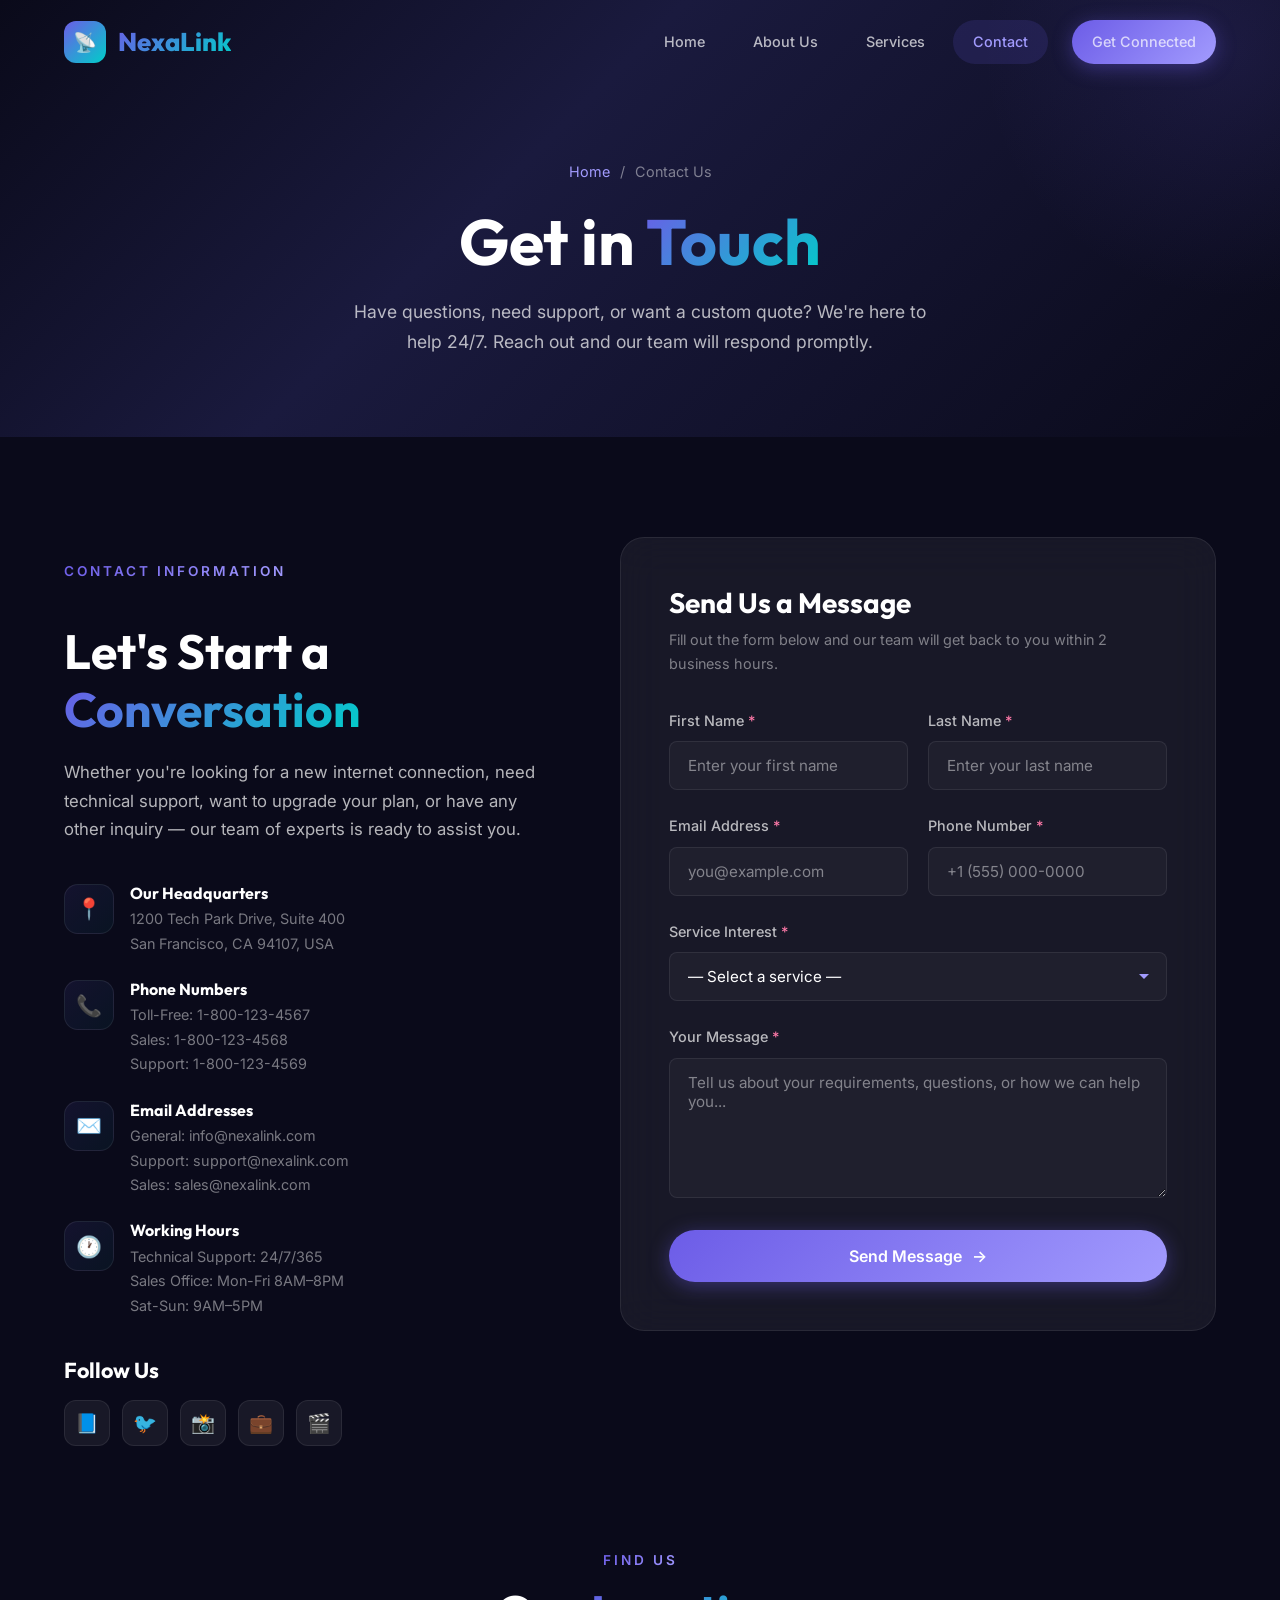
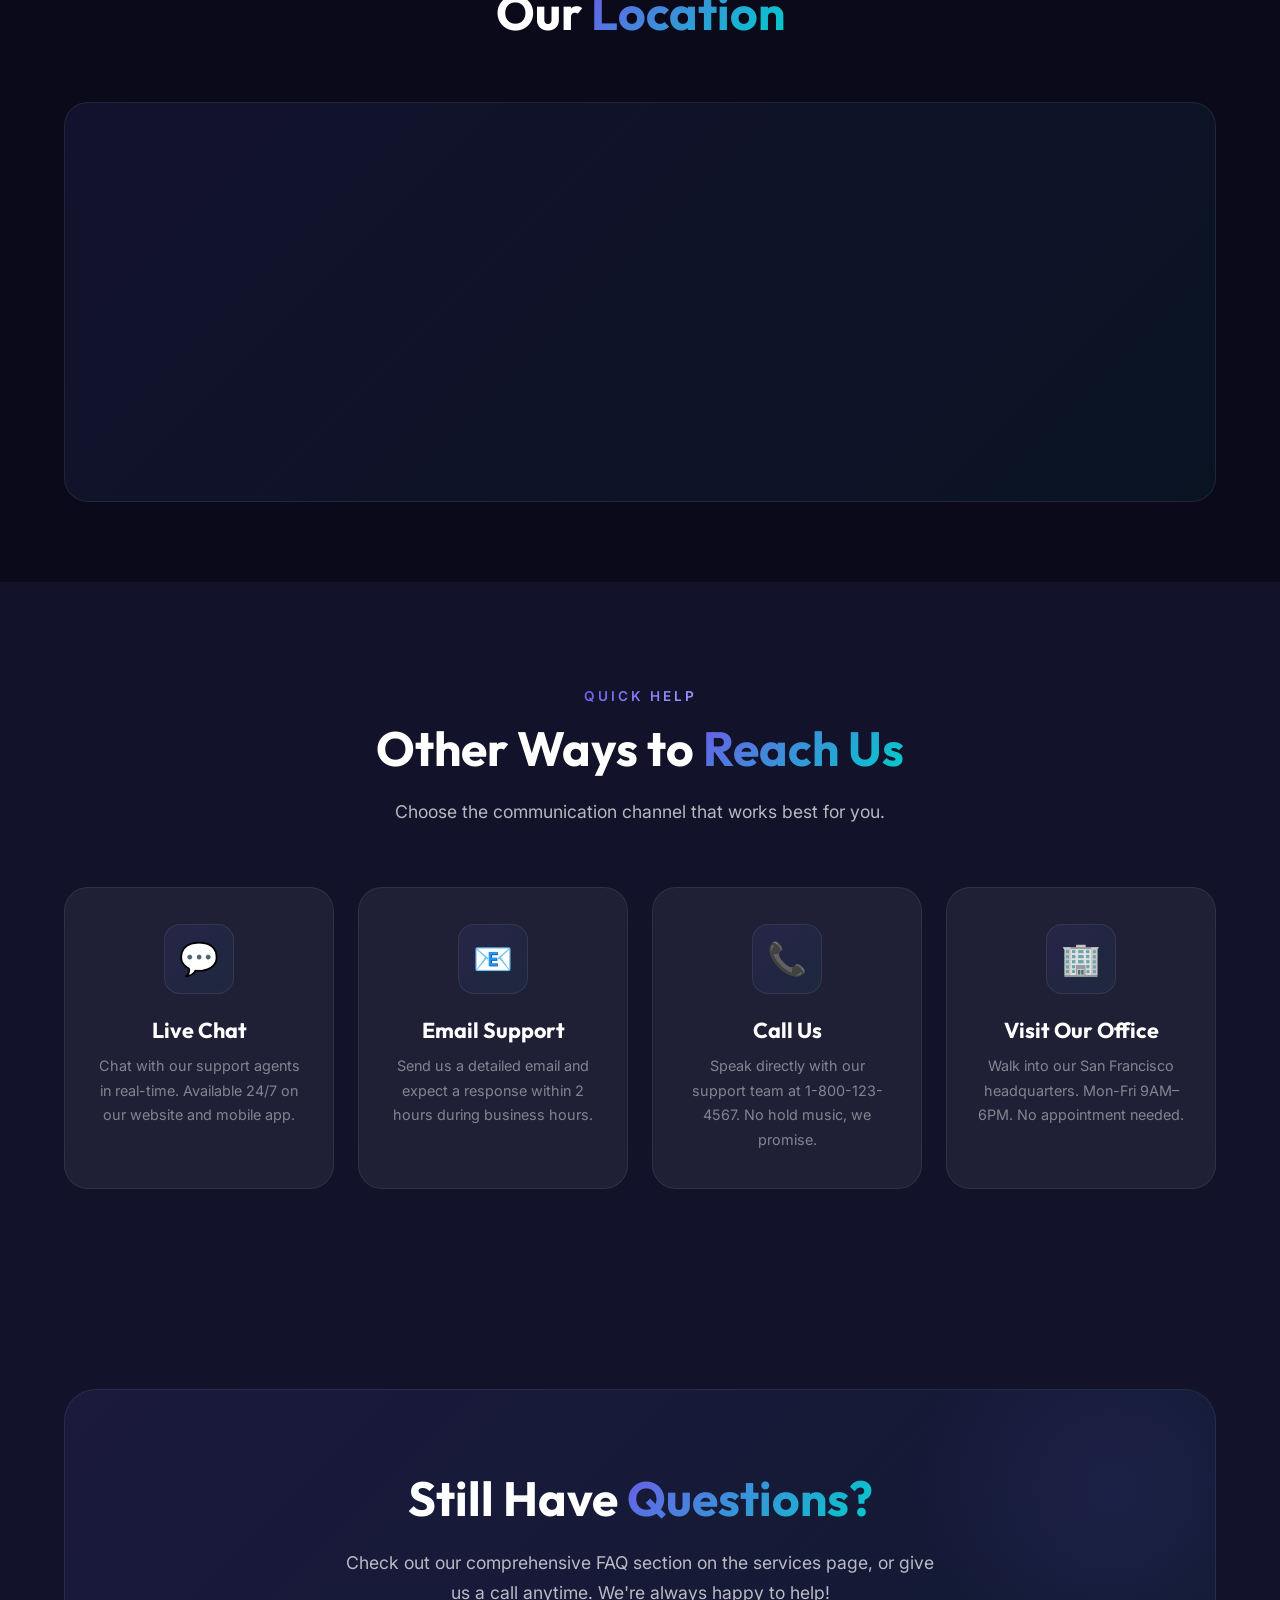
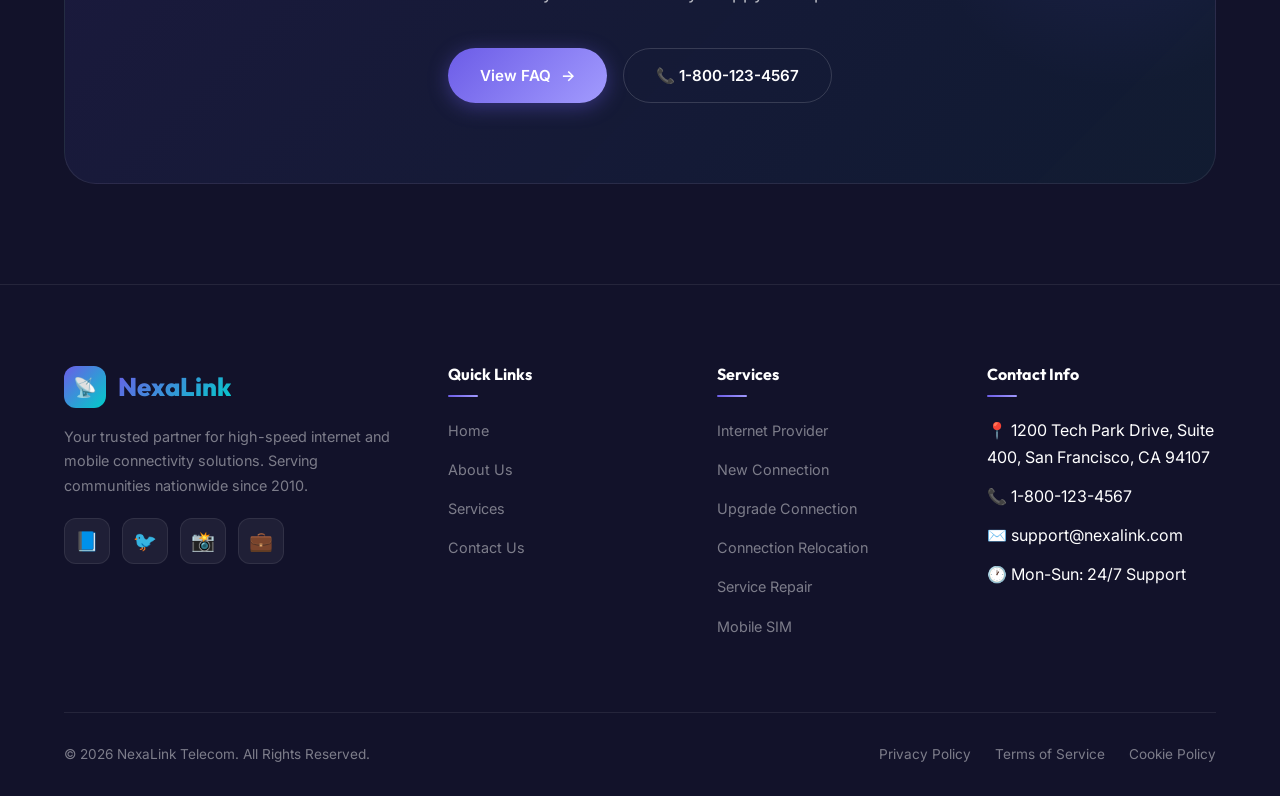
<file: contact.html>
<!DOCTYPE html>
<html lang="en">

<head>
    <meta charset="UTF-8">
    <meta name="viewport" content="width=device-width, initial-scale=1.0">
    <meta name="description"
        content="Contact NexaLink Telecom — reach out for new connections, support, quotes, or general inquiries. Our team is available 24/7 to help you.">
    <meta name="keywords" content="contact NexaLink, telecom support, internet help, get a quote, customer service">
    <title>Contact Us — NexaLink Telecom</title>
    <link rel="stylesheet" href="styles.css">
    <link rel="icon"
        href="data:image/svg+xml,<svg xmlns='http://www.w3.org/2000/svg' viewBox='0 0 100 100'><text y='.9em' font-size='90'>📡</text></svg>">
</head>

<body>

    <!-- Page Loader -->
    <div class="page-loader">
        <div class="loader-spinner"></div>
    </div>

    <!-- Mobile Nav Overlay -->
    <div class="nav-overlay"></div>

    <!-- Navigation -->
    <nav class="navbar" id="navbar">
        <div class="nav-container">
            <a href="index.html" class="nav-logo">
                <div class="logo-icon">📡</div>
                <span>NexaLink</span>
            </a>
            <div class="nav-menu" id="navMenu">
                <a href="index.html">Home</a>
                <a href="about.html">About Us</a>
                <a href="services.html">Services</a>
                <a href="contact.html" class="active">Contact</a>
                <div class="nav-cta">
                    <a href="contact.html" class="btn btn-primary btn-sm">Get Connected</a>
                </div>
            </div>
            <div class="nav-toggle" id="navToggle">
                <span></span>
                <span></span>
                <span></span>
            </div>
        </div>
    </nav>

    <!-- Page Header -->
    <section class="page-header">
        <div class="container">
            <div class="breadcrumb">
                <a href="index.html">Home</a>
                <span>/</span>
                <span>Contact Us</span>
            </div>
            <h1>Get in <span class="gradient-text">Touch</span></h1>
            <p>Have questions, need support, or want a custom quote? We're here to help 24/7. Reach out and our team
                will respond promptly.</p>
        </div>
    </section>

    <!-- Contact Section -->
    <section style="padding: var(--section-padding);">
        <div class="container">
            <div class="contact-grid">

                <!-- Contact Info -->
                <div class="contact-info reveal">
                    <p class="section-label">Contact Information</p>
                    <h2>Let's Start a <span class="gradient-text">Conversation</span></h2>
                    <p>Whether you're looking for a new internet connection, need technical support, want to upgrade
                        your plan, or have any other inquiry — our team of experts is ready to assist you.</p>

                    <div class="contact-details">
                        <div class="contact-detail">
                            <div class="detail-icon">📍</div>
                            <div>
                                <h4>Our Headquarters</h4>
                                <p>1200 Tech Park Drive, Suite 400<br>San Francisco, CA 94107, USA</p>
                            </div>
                        </div>
                        <div class="contact-detail">
                            <div class="detail-icon">📞</div>
                            <div>
                                <h4>Phone Numbers</h4>
                                <p>Toll-Free: 1-800-123-4567<br>Sales: 1-800-123-4568<br>Support: 1-800-123-4569</p>
                            </div>
                        </div>
                        <div class="contact-detail">
                            <div class="detail-icon">✉️</div>
                            <div>
                                <h4>Email Addresses</h4>
                                <p>General: info@nexalink.com<br>Support: support@nexalink.com<br>Sales:
                                    sales@nexalink.com</p>
                            </div>
                        </div>
                        <div class="contact-detail">
                            <div class="detail-icon">🕐</div>
                            <div>
                                <h4>Working Hours</h4>
                                <p>Technical Support: 24/7/365<br>Sales Office: Mon-Fri 8AM–8PM<br>Sat-Sun: 9AM–5PM</p>
                            </div>
                        </div>
                    </div>

                    <h4 style="margin-bottom: 16px;">Follow Us</h4>
                    <div class="social-links">
                        <a href="#" class="social-link" aria-label="Facebook">📘</a>
                        <a href="#" class="social-link" aria-label="Twitter">🐦</a>
                        <a href="#" class="social-link" aria-label="Instagram">📸</a>
                        <a href="#" class="social-link" aria-label="LinkedIn">💼</a>
                        <a href="#" class="social-link" aria-label="YouTube">🎬</a>
                    </div>
                </div>

                <!-- Contact Form -->
                <div class="contact-form-card reveal">
                    <div id="formWrapper">
                        <h3 style="margin-bottom: 8px;">Send Us a Message</h3>
                        <p style="margin-bottom: 32px; font-size: 0.9rem; color: var(--text-muted);">Fill out the form
                            below and our team will get back to you within 2 business hours.</p>

                        <form id="contactForm" novalidate>
                            <div class="form-row">
                                <div class="form-group">
                                    <label for="firstName">First Name <span class="required">*</span></label>
                                    <input type="text" id="firstName" name="firstName" class="form-input"
                                        placeholder="Enter your first name" autocomplete="given-name">
                                    <div class="error-message" id="firstNameError"></div>
                                </div>
                                <div class="form-group">
                                    <label for="lastName">Last Name <span class="required">*</span></label>
                                    <input type="text" id="lastName" name="lastName" class="form-input"
                                        placeholder="Enter your last name" autocomplete="family-name">
                                    <div class="error-message" id="lastNameError"></div>
                                </div>
                            </div>

                            <div class="form-row">
                                <div class="form-group">
                                    <label for="email">Email Address <span class="required">*</span></label>
                                    <input type="email" id="email" name="email" class="form-input"
                                        placeholder="you@example.com" autocomplete="email">
                                    <div class="error-message" id="emailError"></div>
                                </div>
                                <div class="form-group">
                                    <label for="phone">Phone Number <span class="required">*</span></label>
                                    <input type="tel" id="phone" name="phone" class="form-input"
                                        placeholder="+1 (555) 000-0000" autocomplete="tel">
                                    <div class="error-message" id="phoneError"></div>
                                </div>
                            </div>

                            <div class="form-group">
                                <label for="service">Service Interest <span class="required">*</span></label>
                                <select id="service" name="service" class="form-input">
                                    <option value="">— Select a service —</option>
                                    <option value="internet-provider">Internet Service Provider</option>
                                    <option value="new-connection">New Connection Setup</option>
                                    <option value="upgrade-connection">Upgrade Existing Connection</option>
                                    <option value="connection-relocation">Connection Relocation</option>
                                    <option value="service-repair">Internet Service Repair</option>
                                    <option value="mobile-sim">Mobile SIM / Data Plans</option>
                                    <option value="enterprise">Enterprise / Custom Solutions</option>
                                    <option value="other">Other / General Inquiry</option>
                                </select>
                                <div class="error-message" id="serviceError"></div>
                            </div>

                            <div class="form-group">
                                <label for="message">Your Message <span class="required">*</span></label>
                                <textarea id="message" name="message" class="form-input"
                                    placeholder="Tell us about your requirements, questions, or how we can help you..."></textarea>
                                <div class="error-message" id="messageError"></div>
                            </div>

                            <div class="form-submit">
                                <button type="submit" class="btn btn-primary" id="submitBtn">
                                    Send Message <span>→</span>
                                </button>
                            </div>
                        </form>
                    </div>

                    <!-- Success Message -->
                    <div class="form-success" id="formSuccess">
                        <div class="success-icon">✓</div>
                        <h3>Message Sent Successfully!</h3>
                        <p>Thank you for reaching out to NexaLink Telecom. Our team will review your inquiry and get
                            back to you within 2 business hours.</p>
                        <button class="btn btn-secondary" style="margin-top: 24px;" onclick="resetForm()">Send Another
                            Message</button>
                    </div>
                </div>

            </div>
        </div>
    </section>

    <!-- Map Section -->
    <section style="padding: 0 0 80px;">
        <div class="container">
            <div class="section-header reveal" style="margin-bottom: 30px;">
                <p class="section-label">Find Us</p>
                <h2 class="section-title">Our <span class="gradient-text">Location</span></h2>
            </div>
            <div class="map-section reveal">
                <iframe
                    src="https://www.google.com/maps/embed?pb=!1m18!1m12!1m3!1d3153.835434509374!2d-122.4012!3d37.7749!2m3!1f0!2f0!3f0!3m2!1i1024!2i768!4f13.1!3m3!1m2!1s0x8085809c6c8f4459%3A0xb10ed6d9b5050fa5!2sSan+Francisco%2C+CA!5e0!3m2!1sen!2sus!4v1234567890"
                    allowfullscreen="" loading="lazy" referrerpolicy="no-referrer-when-downgrade"
                    title="NexaLink Telecom Headquarters Location">
                </iframe>
            </div>
        </div>
    </section>

    <!-- Additional Contact Info -->
    <section style="background: var(--bg-secondary); padding: var(--section-padding);">
        <div class="container">
            <div class="section-header reveal">
                <p class="section-label">Quick Help</p>
                <h2 class="section-title">Other Ways to <span class="gradient-text">Reach Us</span></h2>
            </div>
            <p class="section-subtitle reveal">Choose the communication channel that works best for you.</p>

            <div class="features-grid">
                <div class="feature-card reveal reveal-delay-1">
                    <div class="feature-icon">💬</div>
                    <h4>Live Chat</h4>
                    <p>Chat with our support agents in real-time. Available 24/7 on our website and mobile app.</p>
                </div>
                <div class="feature-card reveal reveal-delay-2">
                    <div class="feature-icon">📧</div>
                    <h4>Email Support</h4>
                    <p>Send us a detailed email and expect a response within 2 hours during business hours.</p>
                </div>
                <div class="feature-card reveal reveal-delay-3">
                    <div class="feature-icon">📞</div>
                    <h4>Call Us</h4>
                    <p>Speak directly with our support team at 1-800-123-4567. No hold music, we promise.</p>
                </div>
                <div class="feature-card reveal reveal-delay-4">
                    <div class="feature-icon">🏢</div>
                    <h4>Visit Our Office</h4>
                    <p>Walk into our San Francisco headquarters. Mon-Fri 9AM–6PM. No appointment needed.</p>
                </div>
            </div>
        </div>
    </section>

    <!-- CTA Section -->
    <section class="cta-section">
        <div class="container">
            <div class="cta-card reveal">
                <h2>Still Have <span class="gradient-text">Questions?</span></h2>
                <p>Check out our comprehensive FAQ section on the services page, or give us a call anytime. We're always
                    happy to help!</p>
                <div class="cta-buttons">
                    <a href="services.html#faq" class="btn btn-primary">View FAQ <span>→</span></a>
                    <a href="tel:+18001234567" class="btn btn-secondary">📞 1-800-123-4567</a>
                </div>
            </div>
        </div>
    </section>

    <!-- Footer -->
    <footer class="footer">
        <div class="container">
            <div class="footer-grid">
                <div class="footer-brand">
                    <a href="index.html" class="nav-logo">
                        <div class="logo-icon">📡</div>
                        <span>NexaLink</span>
                    </a>
                    <p>Your trusted partner for high-speed internet and mobile connectivity solutions. Serving
                        communities nationwide since 2010.</p>
                    <div class="social-links">
                        <a href="#" class="social-link" aria-label="Facebook">📘</a>
                        <a href="#" class="social-link" aria-label="Twitter">🐦</a>
                        <a href="#" class="social-link" aria-label="Instagram">📸</a>
                        <a href="#" class="social-link" aria-label="LinkedIn">💼</a>
                    </div>
                </div>
                <div class="footer-col">
                    <h4>Quick Links</h4>
                    <ul>
                        <li><a href="index.html">Home</a></li>
                        <li><a href="about.html">About Us</a></li>
                        <li><a href="services.html">Services</a></li>
                        <li><a href="contact.html">Contact Us</a></li>
                    </ul>
                </div>
                <div class="footer-col">
                    <h4>Services</h4>
                    <ul>
                        <li><a href="services.html#internet-provider">Internet Provider</a></li>
                        <li><a href="services.html#new-connection">New Connection</a></li>
                        <li><a href="services.html#upgrade-connection">Upgrade Connection</a></li>
                        <li><a href="services.html#connection-relocation">Connection Relocation</a></li>
                        <li><a href="services.html#service-repair">Service Repair</a></li>
                        <li><a href="services.html#mobile-sim">Mobile SIM</a></li>
                    </ul>
                </div>
                <div class="footer-col">
                    <h4>Contact Info</h4>
                    <ul>
                        <li>📍 1200 Tech Park Drive, Suite 400, San Francisco, CA 94107</li>
                        <li>📞 1-800-123-4567</li>
                        <li>✉️ support@nexalink.com</li>
                        <li>🕐 Mon-Sun: 24/7 Support</li>
                    </ul>
                </div>
            </div>
            <div class="footer-bottom">
                <p>&copy; 2026 NexaLink Telecom. All Rights Reserved.</p>
                <div class="footer-bottom-links">
                    <a href="#">Privacy Policy</a>
                    <a href="#">Terms of Service</a>
                    <a href="#">Cookie Policy</a>
                </div>
            </div>
        </div>
    </footer>

    <!-- Back to Top -->
    <button class="back-to-top" id="backToTop" aria-label="Back to top">↑</button>

    <script src="script.js"></script>
    <script>
        // Reset form function for "Send Another Message" button
        function resetForm() {
            document.getElementById('formWrapper').style.display = 'block';
            document.getElementById('formSuccess').classList.remove('visible');
        }
    </script>
</body>

</html>
</file>
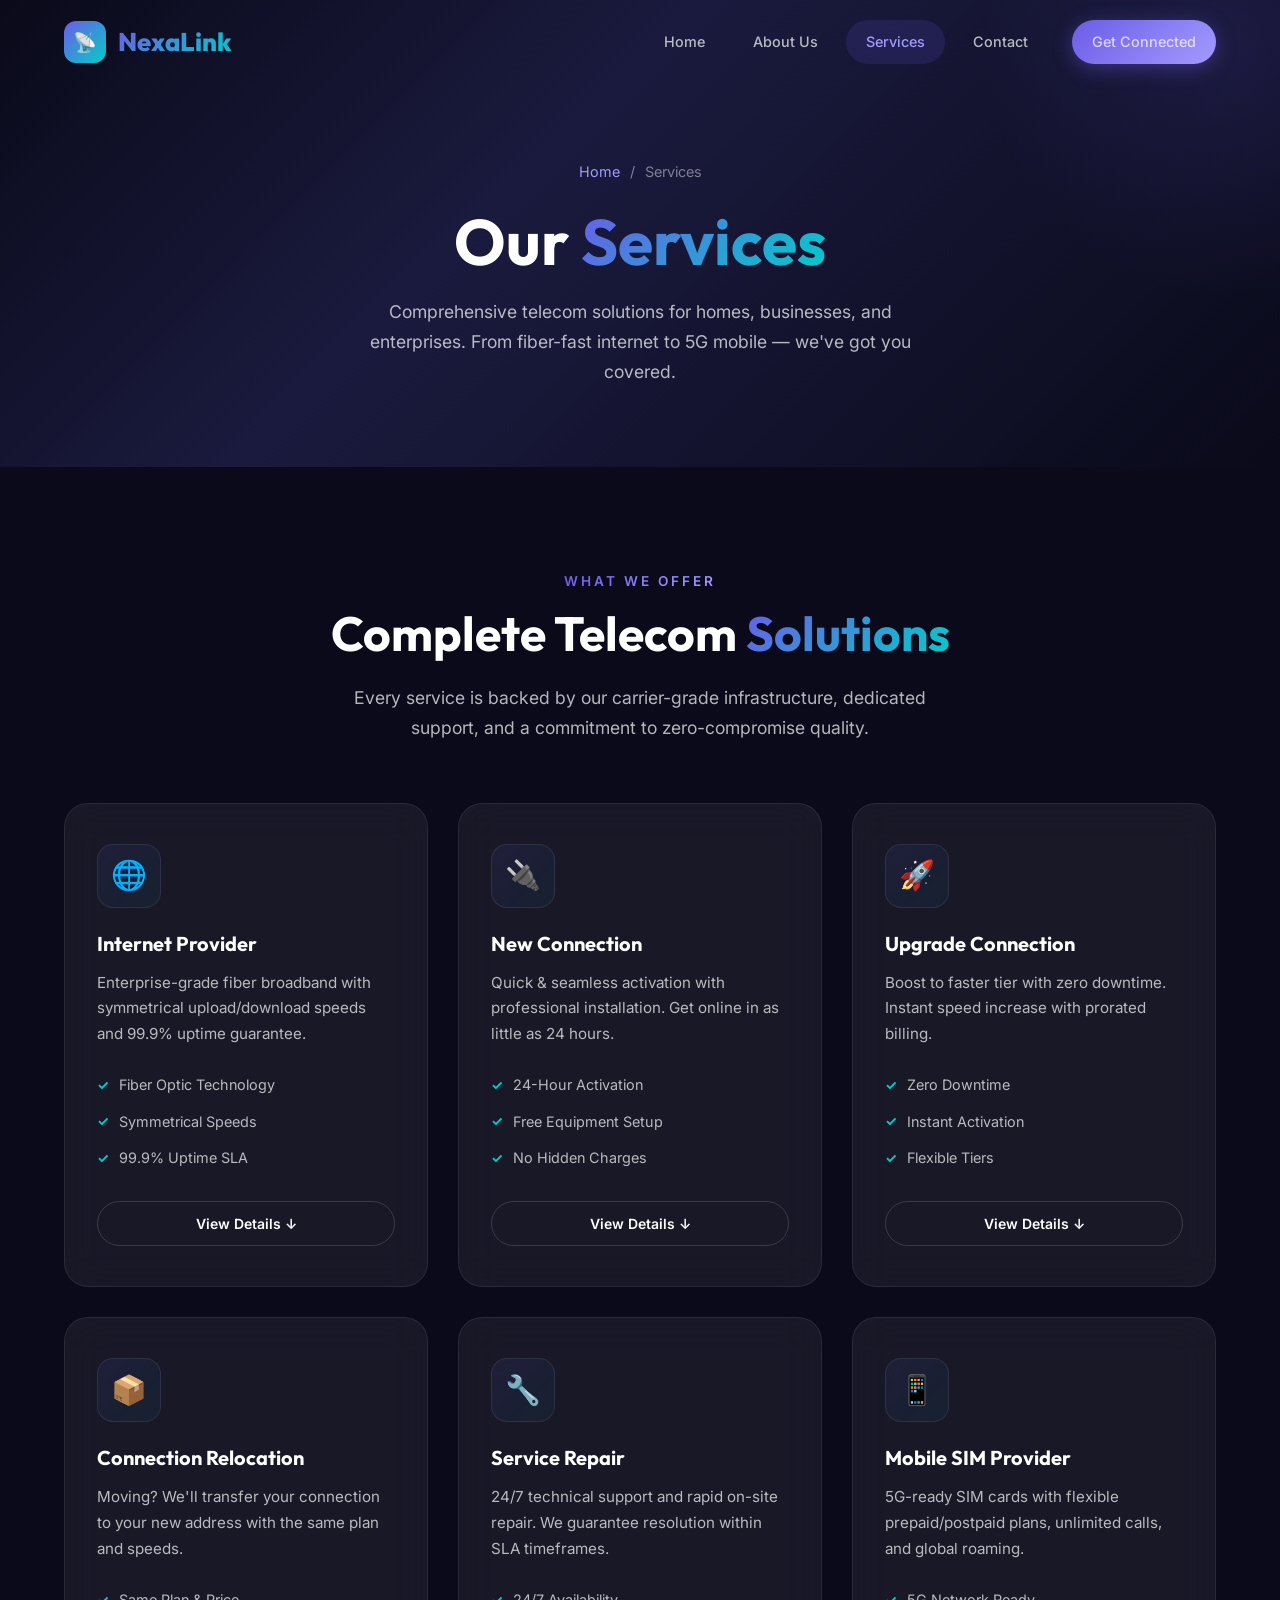
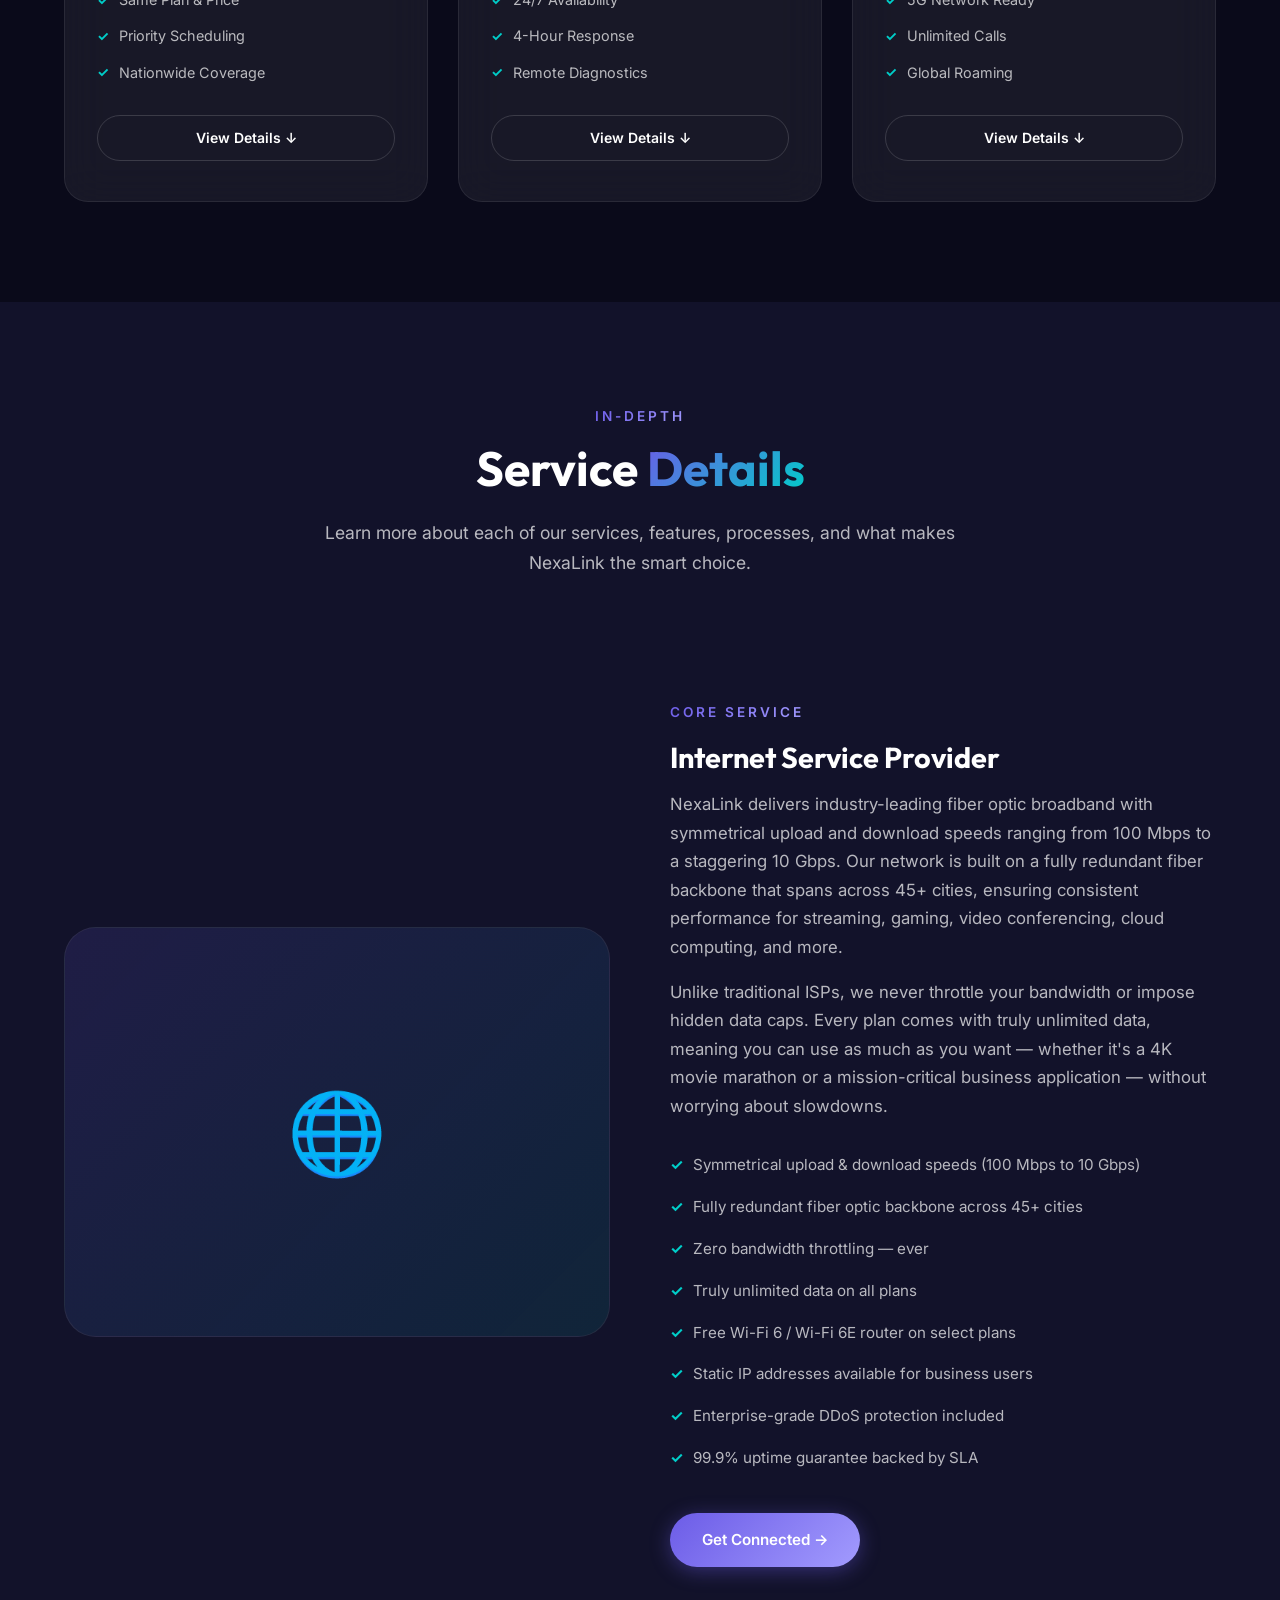
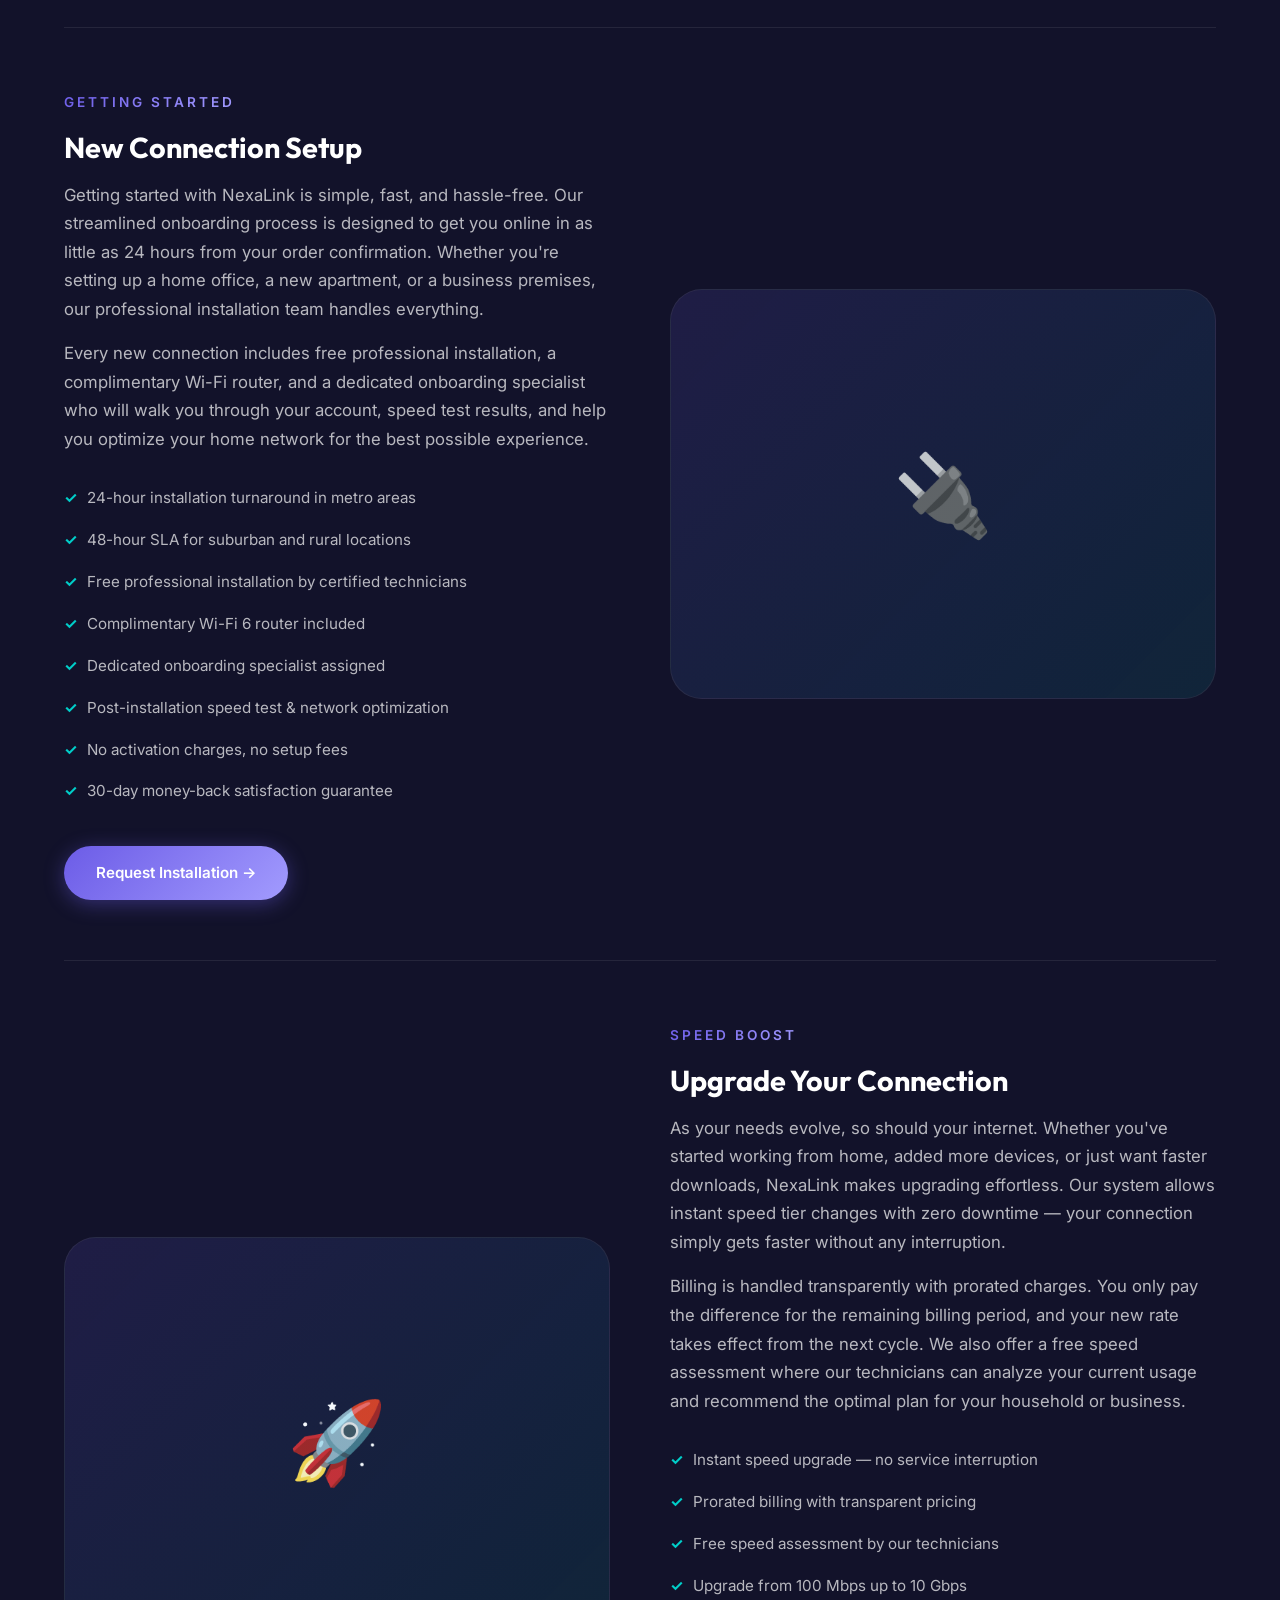
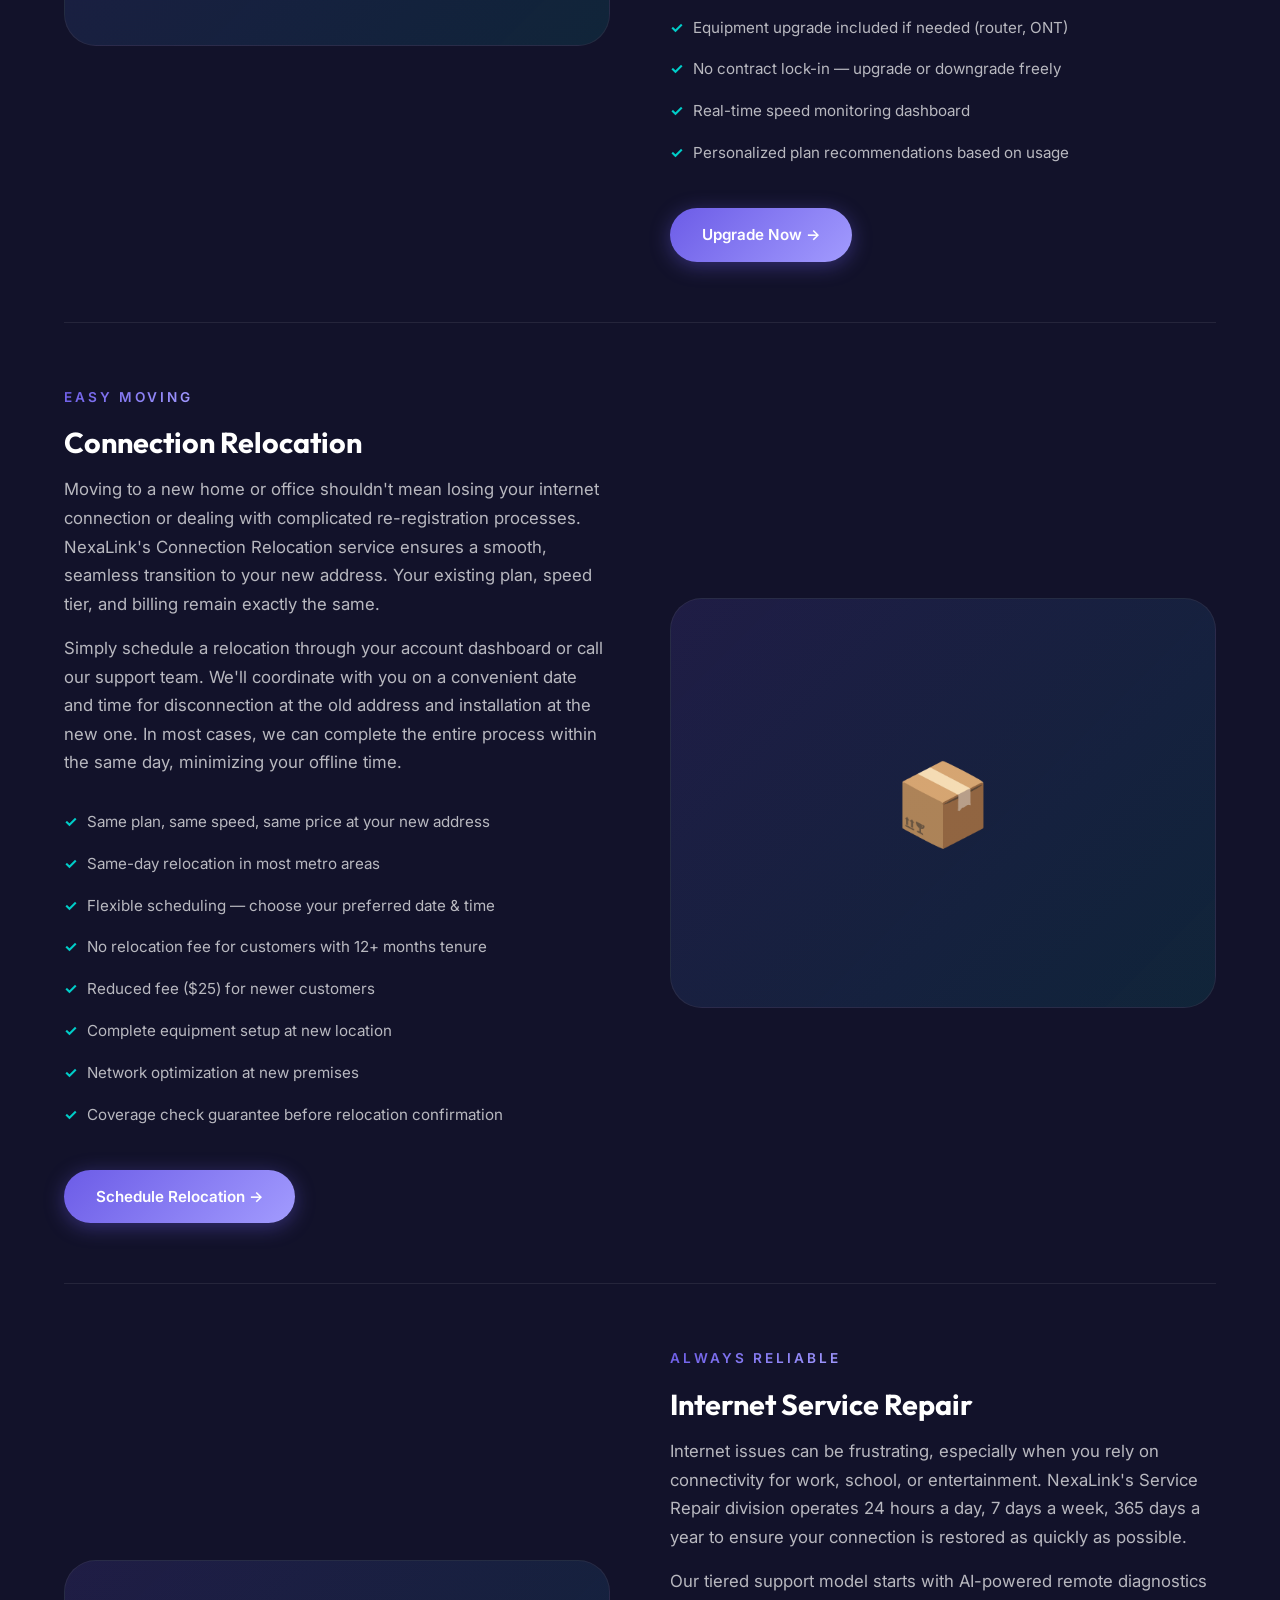
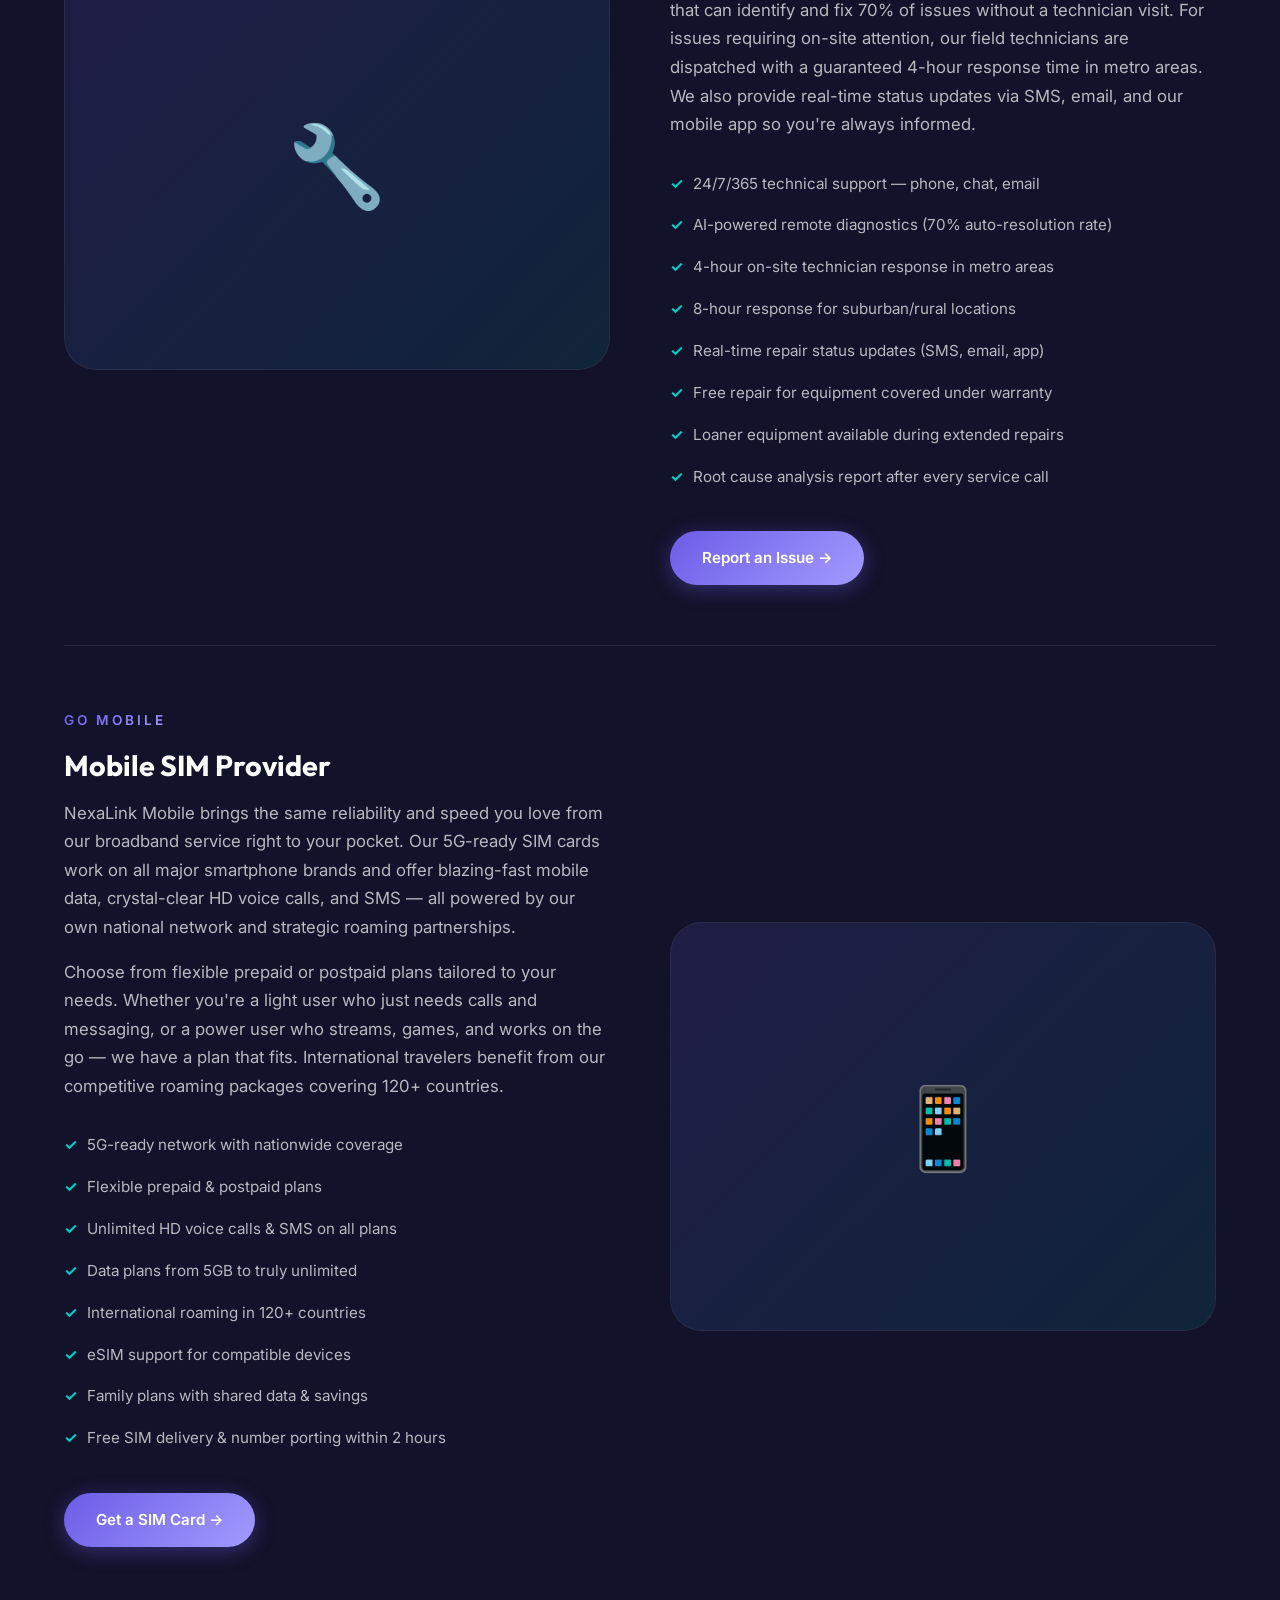
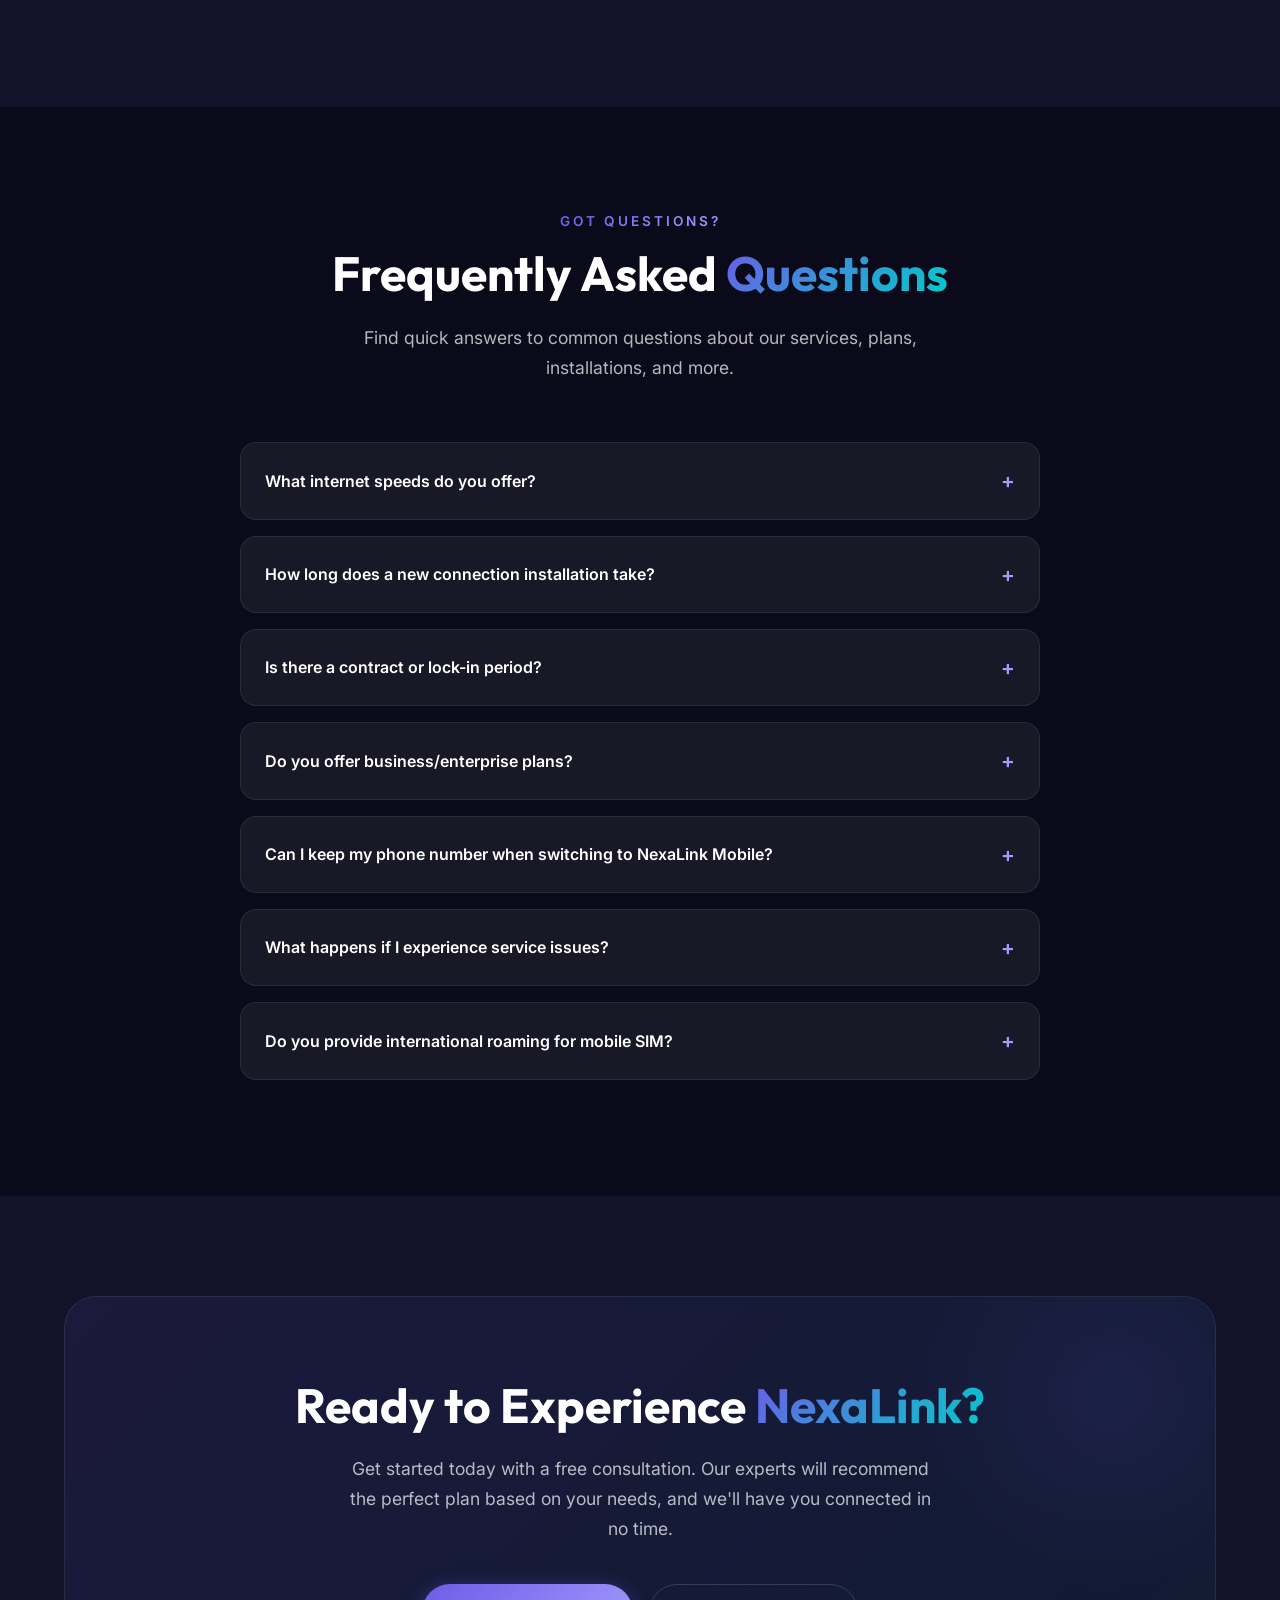
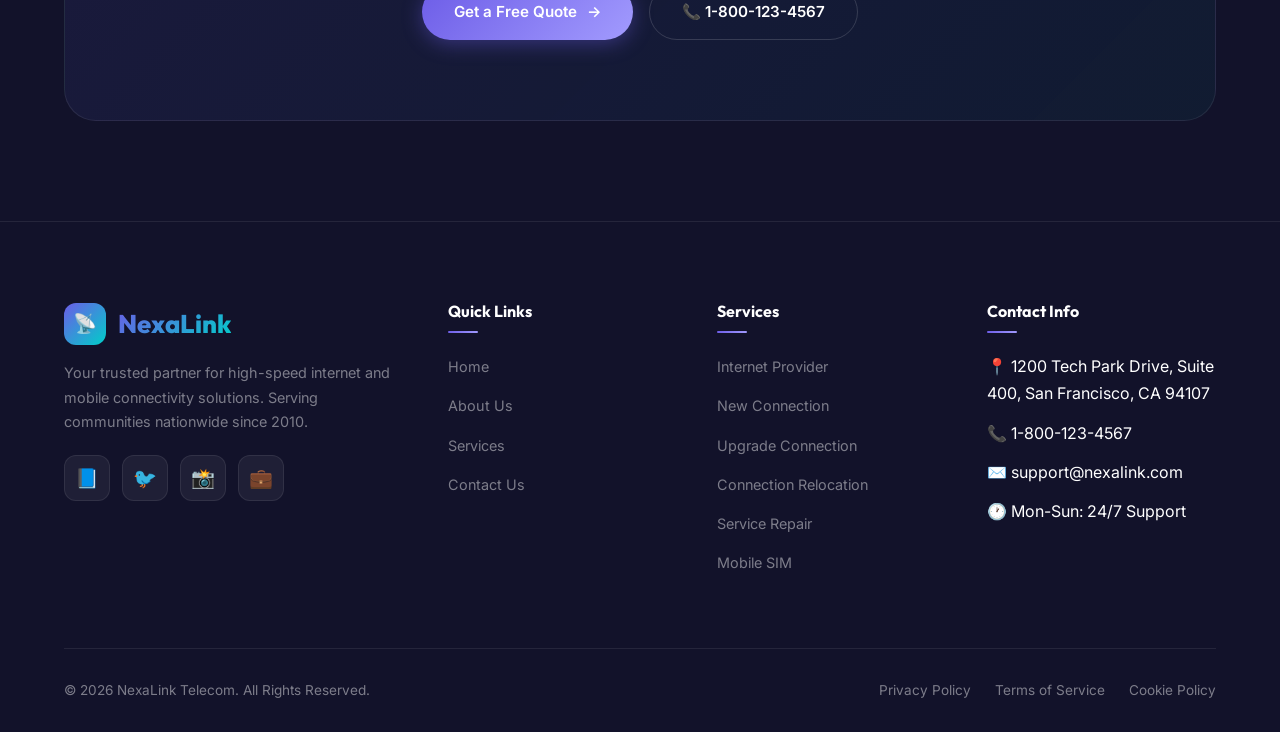
<file: services.html>
<!DOCTYPE html>
<html lang="en">

<head>
    <meta charset="UTF-8">
    <meta name="viewport" content="width=device-width, initial-scale=1.0">
    <meta name="description"
        content="Explore NexaLink Telecom's full range of services — high-speed internet, new connections, upgrades, relocations, repairs, and mobile SIM solutions.">
    <meta name="keywords"
        content="internet services, fiber optic, new connection, upgrade internet, relocate connection, repair service, mobile SIM, 5G plans">
    <title>Our Services — NexaLink Telecom</title>
    <link rel="stylesheet" href="styles.css">
    <link rel="icon"
        href="data:image/svg+xml,<svg xmlns='http://www.w3.org/2000/svg' viewBox='0 0 100 100'><text y='.9em' font-size='90'>📡</text></svg>">
</head>

<body>

    <!-- Page Loader -->
    <div class="page-loader">
        <div class="loader-spinner"></div>
    </div>

    <!-- Mobile Nav Overlay -->
    <div class="nav-overlay"></div>

    <!-- Navigation -->
    <nav class="navbar" id="navbar">
        <div class="nav-container">
            <a href="index.html" class="nav-logo">
                <div class="logo-icon">📡</div>
                <span>NexaLink</span>
            </a>
            <div class="nav-menu" id="navMenu">
                <a href="index.html">Home</a>
                <a href="about.html">About Us</a>
                <a href="services.html" class="active">Services</a>
                <a href="contact.html">Contact</a>
                <div class="nav-cta">
                    <a href="contact.html" class="btn btn-primary btn-sm">Get Connected</a>
                </div>
            </div>
            <div class="nav-toggle" id="navToggle">
                <span></span>
                <span></span>
                <span></span>
            </div>
        </div>
    </nav>

    <!-- Page Header -->
    <section class="page-header">
        <div class="container">
            <div class="breadcrumb">
                <a href="index.html">Home</a>
                <span>/</span>
                <span>Services</span>
            </div>
            <h1>Our <span class="gradient-text">Services</span></h1>
            <p>Comprehensive telecom solutions for homes, businesses, and enterprises. From fiber-fast internet to 5G
                mobile — we've got you covered.</p>
        </div>
    </section>

    <!-- Services Overview Cards -->
    <section style="padding: var(--section-padding);">
        <div class="container">
            <div class="section-header reveal">
                <p class="section-label">What We Offer</p>
                <h2 class="section-title">Complete Telecom <span class="gradient-text">Solutions</span></h2>
            </div>
            <p class="section-subtitle reveal">Every service is backed by our carrier-grade infrastructure, dedicated
                support, and a commitment to zero-compromise quality.</p>

            <div class="services-grid">
                <div class="service-card reveal reveal-delay-1">
                    <div class="service-icon">🌐</div>
                    <h3>Internet Provider</h3>
                    <p>Enterprise-grade fiber broadband with symmetrical upload/download speeds and 99.9% uptime
                        guarantee.</p>
                    <ul class="service-features">
                        <li>Fiber Optic Technology</li>
                        <li>Symmetrical Speeds</li>
                        <li>99.9% Uptime SLA</li>
                    </ul>
                    <a href="#internet-provider" class="btn btn-secondary btn-sm">View Details ↓</a>
                </div>
                <div class="service-card reveal reveal-delay-2">
                    <div class="service-icon">🔌</div>
                    <h3>New Connection</h3>
                    <p>Quick & seamless activation with professional installation. Get online in as little as 24 hours.
                    </p>
                    <ul class="service-features">
                        <li>24-Hour Activation</li>
                        <li>Free Equipment Setup</li>
                        <li>No Hidden Charges</li>
                    </ul>
                    <a href="#new-connection" class="btn btn-secondary btn-sm">View Details ↓</a>
                </div>
                <div class="service-card reveal reveal-delay-3">
                    <div class="service-icon">🚀</div>
                    <h3>Upgrade Connection</h3>
                    <p>Boost to faster tier with zero downtime. Instant speed increase with prorated billing.</p>
                    <ul class="service-features">
                        <li>Zero Downtime</li>
                        <li>Instant Activation</li>
                        <li>Flexible Tiers</li>
                    </ul>
                    <a href="#upgrade-connection" class="btn btn-secondary btn-sm">View Details ↓</a>
                </div>
                <div class="service-card reveal reveal-delay-4">
                    <div class="service-icon">📦</div>
                    <h3>Connection Relocation</h3>
                    <p>Moving? We'll transfer your connection to your new address with the same plan and speeds.</p>
                    <ul class="service-features">
                        <li>Same Plan & Price</li>
                        <li>Priority Scheduling</li>
                        <li>Nationwide Coverage</li>
                    </ul>
                    <a href="#connection-relocation" class="btn btn-secondary btn-sm">View Details ↓</a>
                </div>
                <div class="service-card reveal reveal-delay-5">
                    <div class="service-icon">🔧</div>
                    <h3>Service Repair</h3>
                    <p>24/7 technical support and rapid on-site repair. We guarantee resolution within SLA timeframes.
                    </p>
                    <ul class="service-features">
                        <li>24/7 Availability</li>
                        <li>4-Hour Response</li>
                        <li>Remote Diagnostics</li>
                    </ul>
                    <a href="#service-repair" class="btn btn-secondary btn-sm">View Details ↓</a>
                </div>
                <div class="service-card reveal reveal-delay-6">
                    <div class="service-icon">📱</div>
                    <h3>Mobile SIM Provider</h3>
                    <p>5G-ready SIM cards with flexible prepaid/postpaid plans, unlimited calls, and global roaming.</p>
                    <ul class="service-features">
                        <li>5G Network Ready</li>
                        <li>Unlimited Calls</li>
                        <li>Global Roaming</li>
                    </ul>
                    <a href="#mobile-sim" class="btn btn-secondary btn-sm">View Details ↓</a>
                </div>
            </div>
        </div>
    </section>

    <!-- Detailed Service Sections -->
    <section style="background: var(--bg-secondary); padding: var(--section-padding);">
        <div class="container">
            <div class="section-header reveal">
                <p class="section-label">In-Depth</p>
                <h2 class="section-title">Service <span class="gradient-text">Details</span></h2>
            </div>
            <p class="section-subtitle reveal">Learn more about each of our services, features, processes, and what
                makes NexaLink the smart choice.</p>

            <!-- Internet Provider -->
            <div class="service-detail reveal" id="internet-provider">
                <div class="service-detail-visual">🌐</div>
                <div class="service-detail-content">
                    <p class="section-label">Core Service</p>
                    <h3>Internet Service Provider</h3>
                    <p>NexaLink delivers industry-leading fiber optic broadband with symmetrical upload and download
                        speeds ranging from 100 Mbps to a staggering 10 Gbps. Our network is built on a fully redundant
                        fiber backbone that spans across 45+ cities, ensuring consistent performance for streaming,
                        gaming, video conferencing, cloud computing, and more.</p>
                    <p>Unlike traditional ISPs, we never throttle your bandwidth or impose hidden data caps. Every plan
                        comes with truly unlimited data, meaning you can use as much as you want — whether it's a 4K
                        movie marathon or a mission-critical business application — without worrying about slowdowns.
                    </p>
                    <ul class="detail-features">
                        <li>Symmetrical upload & download speeds (100 Mbps to 10 Gbps)</li>
                        <li>Fully redundant fiber optic backbone across 45+ cities</li>
                        <li>Zero bandwidth throttling — ever</li>
                        <li>Truly unlimited data on all plans</li>
                        <li>Free Wi-Fi 6 / Wi-Fi 6E router on select plans</li>
                        <li>Static IP addresses available for business users</li>
                        <li>Enterprise-grade DDoS protection included</li>
                        <li>99.9% uptime guarantee backed by SLA</li>
                    </ul>
                    <a href="contact.html" class="btn btn-primary" style="margin-top: 10px;">Get Connected →</a>
                </div>
            </div>

            <!-- New Connection -->
            <div class="service-detail reveal" id="new-connection">
                <div class="service-detail-visual">🔌</div>
                <div class="service-detail-content">
                    <p class="section-label">Getting Started</p>
                    <h3>New Connection Setup</h3>
                    <p>Getting started with NexaLink is simple, fast, and hassle-free. Our streamlined onboarding
                        process is designed to get you online in as little as 24 hours from your order confirmation.
                        Whether you're setting up a home office, a new apartment, or a business premises, our
                        professional installation team handles everything.</p>
                    <p>Every new connection includes free professional installation, a complimentary Wi-Fi router, and a
                        dedicated onboarding specialist who will walk you through your account, speed test results, and
                        help you optimize your home network for the best possible experience.</p>
                    <ul class="detail-features">
                        <li>24-hour installation turnaround in metro areas</li>
                        <li>48-hour SLA for suburban and rural locations</li>
                        <li>Free professional installation by certified technicians</li>
                        <li>Complimentary Wi-Fi 6 router included</li>
                        <li>Dedicated onboarding specialist assigned</li>
                        <li>Post-installation speed test & network optimization</li>
                        <li>No activation charges, no setup fees</li>
                        <li>30-day money-back satisfaction guarantee</li>
                    </ul>
                    <a href="contact.html" class="btn btn-primary" style="margin-top: 10px;">Request Installation →</a>
                </div>
            </div>

            <!-- Upgrade Connection -->
            <div class="service-detail reveal" id="upgrade-connection">
                <div class="service-detail-visual">🚀</div>
                <div class="service-detail-content">
                    <p class="section-label">Speed Boost</p>
                    <h3>Upgrade Your Connection</h3>
                    <p>As your needs evolve, so should your internet. Whether you've started working from home, added
                        more devices, or just want faster downloads, NexaLink makes upgrading effortless. Our system
                        allows instant speed tier changes with zero downtime — your connection simply gets faster
                        without any interruption.</p>
                    <p>Billing is handled transparently with prorated charges. You only pay the difference for the
                        remaining billing period, and your new rate takes effect from the next cycle. We also offer a
                        free speed assessment where our technicians can analyze your current usage and recommend the
                        optimal plan for your household or business.</p>
                    <ul class="detail-features">
                        <li>Instant speed upgrade — no service interruption</li>
                        <li>Prorated billing with transparent pricing</li>
                        <li>Free speed assessment by our technicians</li>
                        <li>Upgrade from 100 Mbps up to 10 Gbps</li>
                        <li>Equipment upgrade included if needed (router, ONT)</li>
                        <li>No contract lock-in — upgrade or downgrade freely</li>
                        <li>Real-time speed monitoring dashboard</li>
                        <li>Personalized plan recommendations based on usage</li>
                    </ul>
                    <a href="contact.html" class="btn btn-primary" style="margin-top: 10px;">Upgrade Now →</a>
                </div>
            </div>

            <!-- Connection Relocation -->
            <div class="service-detail reveal" id="connection-relocation">
                <div class="service-detail-visual">📦</div>
                <div class="service-detail-content">
                    <p class="section-label">Easy Moving</p>
                    <h3>Connection Relocation</h3>
                    <p>Moving to a new home or office shouldn't mean losing your internet connection or dealing with
                        complicated re-registration processes. NexaLink's Connection Relocation service ensures a
                        smooth, seamless transition to your new address. Your existing plan, speed tier, and billing
                        remain exactly the same.</p>
                    <p>Simply schedule a relocation through your account dashboard or call our support team. We'll
                        coordinate with you on a convenient date and time for disconnection at the old address and
                        installation at the new one. In most cases, we can complete the entire process within the same
                        day, minimizing your offline time.</p>
                    <ul class="detail-features">
                        <li>Same plan, same speed, same price at your new address</li>
                        <li>Same-day relocation in most metro areas</li>
                        <li>Flexible scheduling — choose your preferred date & time</li>
                        <li>No relocation fee for customers with 12+ months tenure</li>
                        <li>Reduced fee ($25) for newer customers</li>
                        <li>Complete equipment setup at new location</li>
                        <li>Network optimization at new premises</li>
                        <li>Coverage check guarantee before relocation confirmation</li>
                    </ul>
                    <a href="contact.html" class="btn btn-primary" style="margin-top: 10px;">Schedule Relocation →</a>
                </div>
            </div>

            <!-- Service Repair -->
            <div class="service-detail reveal" id="service-repair">
                <div class="service-detail-visual">🔧</div>
                <div class="service-detail-content">
                    <p class="section-label">Always Reliable</p>
                    <h3>Internet Service Repair</h3>
                    <p>Internet issues can be frustrating, especially when you rely on connectivity for work, school, or
                        entertainment. NexaLink's Service Repair division operates 24 hours a day, 7 days a week, 365
                        days a year to ensure your connection is restored as quickly as possible.</p>
                    <p>Our tiered support model starts with AI-powered remote diagnostics that can identify and fix 70%
                        of issues without a technician visit. For issues requiring on-site attention, our field
                        technicians are dispatched with a guaranteed 4-hour response time in metro areas. We also
                        provide real-time status updates via SMS, email, and our mobile app so you're always informed.
                    </p>
                    <ul class="detail-features">
                        <li>24/7/365 technical support — phone, chat, email</li>
                        <li>AI-powered remote diagnostics (70% auto-resolution rate)</li>
                        <li>4-hour on-site technician response in metro areas</li>
                        <li>8-hour response for suburban/rural locations</li>
                        <li>Real-time repair status updates (SMS, email, app)</li>
                        <li>Free repair for equipment covered under warranty</li>
                        <li>Loaner equipment available during extended repairs</li>
                        <li>Root cause analysis report after every service call</li>
                    </ul>
                    <a href="contact.html" class="btn btn-primary" style="margin-top: 10px;">Report an Issue →</a>
                </div>
            </div>

            <!-- Mobile SIM Provider -->
            <div class="service-detail reveal" id="mobile-sim">
                <div class="service-detail-visual">📱</div>
                <div class="service-detail-content">
                    <p class="section-label">Go Mobile</p>
                    <h3>Mobile SIM Provider</h3>
                    <p>NexaLink Mobile brings the same reliability and speed you love from our broadband service right
                        to your pocket. Our 5G-ready SIM cards work on all major smartphone brands and offer
                        blazing-fast mobile data, crystal-clear HD voice calls, and SMS — all powered by our own
                        national network and strategic roaming partnerships.</p>
                    <p>Choose from flexible prepaid or postpaid plans tailored to your needs. Whether you're a light
                        user who just needs calls and messaging, or a power user who streams, games, and works on the go
                        — we have a plan that fits. International travelers benefit from our competitive roaming
                        packages covering 120+ countries.</p>
                    <ul class="detail-features">
                        <li>5G-ready network with nationwide coverage</li>
                        <li>Flexible prepaid & postpaid plans</li>
                        <li>Unlimited HD voice calls & SMS on all plans</li>
                        <li>Data plans from 5GB to truly unlimited</li>
                        <li>International roaming in 120+ countries</li>
                        <li>eSIM support for compatible devices</li>
                        <li>Family plans with shared data & savings</li>
                        <li>Free SIM delivery & number porting within 2 hours</li>
                    </ul>
                    <a href="contact.html" class="btn btn-primary" style="margin-top: 10px;">Get a SIM Card →</a>
                </div>
            </div>
        </div>
    </section>

    <!-- FAQ Section -->
    <section style="padding: var(--section-padding);">
        <div class="container">
            <div class="section-header reveal">
                <p class="section-label">Got Questions?</p>
                <h2 class="section-title">Frequently Asked <span class="gradient-text">Questions</span></h2>
            </div>
            <p class="section-subtitle reveal">Find quick answers to common questions about our services, plans,
                installations, and more.</p>

            <div class="faq-list">
                <div class="faq-item reveal">
                    <div class="faq-question">
                        <span>What internet speeds do you offer?</span>
                        <span class="faq-toggle">+</span>
                    </div>
                    <div class="faq-answer">
                        <p>We offer fiber optic broadband plans with speeds ranging from 100 Mbps (Starter) to 10 Gbps
                            (Enterprise). All speeds are symmetrical, meaning your upload speed matches your download
                            speed. There is no throttling or speed reduction at any time, regardless of usage.</p>
                    </div>
                </div>
                <div class="faq-item reveal">
                    <div class="faq-question">
                        <span>How long does a new connection installation take?</span>
                        <span class="faq-toggle">+</span>
                    </div>
                    <div class="faq-answer">
                        <p>In metro areas, we complete new installations within 24 hours of order confirmation. For
                            suburban and rural locations, our SLA is 48 hours. Our technician will coordinate with you
                            to schedule a convenient 2-hour installation window.</p>
                    </div>
                </div>
                <div class="faq-item reveal">
                    <div class="faq-question">
                        <span>Is there a contract or lock-in period?</span>
                        <span class="faq-toggle">+</span>
                    </div>
                    <div class="faq-answer">
                        <p>No! NexaLink operates on a month-to-month basis. You can upgrade, downgrade, or cancel your
                            plan at any time without penalties. We believe in earning your loyalty through great
                            service, not contracts.</p>
                    </div>
                </div>
                <div class="faq-item reveal">
                    <div class="faq-question">
                        <span>Do you offer business/enterprise plans?</span>
                        <span class="faq-toggle">+</span>
                    </div>
                    <div class="faq-answer">
                        <p>Yes! Our Enterprise plan offers up to 10 Gbps speeds, dedicated account management, SLA
                            guarantees (99.99% uptime), DDoS protection, unlimited static IPs, and priority support. We
                            also offer custom solutions for large organizations — contact our sales team for a tailored
                            quote.</p>
                    </div>
                </div>
                <div class="faq-item reveal">
                    <div class="faq-question">
                        <span>Can I keep my phone number when switching to NexaLink Mobile?</span>
                        <span class="faq-toggle">+</span>
                    </div>
                    <div class="faq-answer">
                        <p>Absolutely! We support number porting from all major carriers. The porting process typically
                            completes within 2 hours, and you'll experience minimal to zero service interruption during
                            the switch. Our team handles all the paperwork for you.</p>
                    </div>
                </div>
                <div class="faq-item reveal">
                    <div class="faq-question">
                        <span>What happens if I experience service issues?</span>
                        <span class="faq-toggle">+</span>
                    </div>
                    <div class="faq-answer">
                        <p>Contact our 24/7 support team via phone (1-800-123-4567), live chat, or email. Our AI-powered
                            diagnostics can resolve 70% of issues remotely within minutes. For on-site issues, a
                            technician is dispatched with a guaranteed 4-hour response time in metro areas. We provide
                            real-time status updates throughout the process.</p>
                    </div>
                </div>
                <div class="faq-item reveal">
                    <div class="faq-question">
                        <span>Do you provide international roaming for mobile SIM?</span>
                        <span class="faq-toggle">+</span>
                    </div>
                    <div class="faq-answer">
                        <p>Yes! NexaLink Mobile offers international roaming in 120+ countries. We have competitive
                            roaming packages for data, calls, and SMS. You can activate roaming through your account
                            dashboard or our mobile app before you travel. Daily, weekly, and monthly roaming bundles
                            are available.</p>
                    </div>
                </div>
            </div>
        </div>
    </section>

    <!-- CTA Section -->
    <section class="cta-section">
        <div class="container">
            <div class="cta-card reveal">
                <h2>Ready to Experience <span class="gradient-text">NexaLink?</span></h2>
                <p>Get started today with a free consultation. Our experts will recommend the perfect plan based on your
                    needs, and we'll have you connected in no time.</p>
                <div class="cta-buttons">
                    <a href="contact.html" class="btn btn-primary">Get a Free Quote <span>→</span></a>
                    <a href="tel:+18001234567" class="btn btn-secondary">📞 1-800-123-4567</a>
                </div>
            </div>
        </div>
    </section>

    <!-- Footer -->
    <footer class="footer">
        <div class="container">
            <div class="footer-grid">
                <div class="footer-brand">
                    <a href="index.html" class="nav-logo">
                        <div class="logo-icon">📡</div>
                        <span>NexaLink</span>
                    </a>
                    <p>Your trusted partner for high-speed internet and mobile connectivity solutions. Serving
                        communities nationwide since 2010.</p>
                    <div class="social-links">
                        <a href="#" class="social-link" aria-label="Facebook">📘</a>
                        <a href="#" class="social-link" aria-label="Twitter">🐦</a>
                        <a href="#" class="social-link" aria-label="Instagram">📸</a>
                        <a href="#" class="social-link" aria-label="LinkedIn">💼</a>
                    </div>
                </div>
                <div class="footer-col">
                    <h4>Quick Links</h4>
                    <ul>
                        <li><a href="index.html">Home</a></li>
                        <li><a href="about.html">About Us</a></li>
                        <li><a href="services.html">Services</a></li>
                        <li><a href="contact.html">Contact Us</a></li>
                    </ul>
                </div>
                <div class="footer-col">
                    <h4>Services</h4>
                    <ul>
                        <li><a href="#internet-provider">Internet Provider</a></li>
                        <li><a href="#new-connection">New Connection</a></li>
                        <li><a href="#upgrade-connection">Upgrade Connection</a></li>
                        <li><a href="#connection-relocation">Connection Relocation</a></li>
                        <li><a href="#service-repair">Service Repair</a></li>
                        <li><a href="#mobile-sim">Mobile SIM</a></li>
                    </ul>
                </div>
                <div class="footer-col">
                    <h4>Contact Info</h4>
                    <ul>
                        <li>📍 1200 Tech Park Drive, Suite 400, San Francisco, CA 94107</li>
                        <li>📞 1-800-123-4567</li>
                        <li>✉️ support@nexalink.com</li>
                        <li>🕐 Mon-Sun: 24/7 Support</li>
                    </ul>
                </div>
            </div>
            <div class="footer-bottom">
                <p>&copy; 2026 NexaLink Telecom. All Rights Reserved.</p>
                <div class="footer-bottom-links">
                    <a href="#">Privacy Policy</a>
                    <a href="#">Terms of Service</a>
                    <a href="#">Cookie Policy</a>
                </div>
            </div>
        </div>
    </footer>

    <!-- Back to Top -->
    <button class="back-to-top" id="backToTop" aria-label="Back to top">↑</button>

    <script src="script.js"></script>
</body>

</html>
</file>
<file: styles.css>
/* ============================================
   TELECOM SERVICE PROVIDER - DESIGN SYSTEM
   Modern Dark Theme with Glassmorphism
   ============================================ */

/* ---------- Google Font Import ---------- */
@import url('https://fonts.googleapis.com/css2?family=Inter:wght@300;400;500;600;700;800;900&family=Outfit:wght@400;500;600;700;800&display=swap');

/* ---------- CSS Custom Properties ---------- */
:root {
    /* Primary Colors */
    --primary: #6c5ce7;
    --primary-light: #a29bfe;
    --primary-dark: #4834d4;

    /* Accent Colors */
    --accent: #00cec9;
    --accent-light: #55efc4;
    --accent-dark: #00b894;

    /* Warm Accent */
    --warm: #fd79a8;
    --warm-light: #fab1a0;

    /* Background Colors */
    --bg-primary: #0a0a1a;
    --bg-secondary: #12122a;
    --bg-card: rgba(255, 255, 255, 0.04);
    --bg-glass: rgba(255, 255, 255, 0.06);

    /* Text Colors */
    --text-primary: #ffffff;
    --text-secondary: rgba(255, 255, 255, 0.7);
    --text-muted: rgba(255, 255, 255, 0.45);

    /* Borders */
    --border-glass: rgba(255, 255, 255, 0.08);
    --border-hover: rgba(255, 255, 255, 0.15);

    /* Gradients */
    --gradient-primary: linear-gradient(135deg, #6c5ce7, #a29bfe);
    --gradient-accent: linear-gradient(135deg, #00cec9, #55efc4);
    --gradient-warm: linear-gradient(135deg, #fd79a8, #fab1a0);
    --gradient-mixed: linear-gradient(135deg, #6c5ce7, #00cec9);
    --gradient-hero: linear-gradient(135deg, #0a0a1a 0%, #1a1a3e 40%, #0a0a1a 100%);
    --gradient-card: linear-gradient(135deg, rgba(108, 92, 231, 0.1), rgba(0, 206, 201, 0.05));

    /* Shadows */
    --shadow-sm: 0 2px 10px rgba(0, 0, 0, 0.2);
    --shadow-md: 0 8px 32px rgba(0, 0, 0, 0.3);
    --shadow-lg: 0 16px 48px rgba(0, 0, 0, 0.4);
    --shadow-glow: 0 0 40px rgba(108, 92, 231, 0.15);
    --shadow-accent-glow: 0 0 40px rgba(0, 206, 201, 0.15);

    /* Spacing */
    --section-padding: 100px 0;
    --container-width: 1200px;

    /* Border Radius */
    --radius-sm: 8px;
    --radius-md: 16px;
    --radius-lg: 24px;
    --radius-xl: 32px;

    /* Transitions */
    --transition-fast: 0.2s ease;
    --transition-normal: 0.3s ease;
    --transition-slow: 0.5s ease;
}

/* ---------- Reset & Base ---------- */
*,
*::before,
*::after {
    margin: 0;
    padding: 0;
    box-sizing: border-box;
}

html {
    scroll-behavior: smooth;
    font-size: 16px;
}

body {
    font-family: 'Inter', -apple-system, BlinkMacSystemFont, sans-serif;
    background-color: var(--bg-primary);
    color: var(--text-primary);
    line-height: 1.7;
    overflow-x: hidden;
    -webkit-font-smoothing: antialiased;
    -moz-osx-font-smoothing: grayscale;
}

a {
    text-decoration: none;
    color: inherit;
    transition: var(--transition-normal);
}

ul {
    list-style: none;
}

img {
    max-width: 100%;
    height: auto;
    display: block;
}

.container {
    max-width: var(--container-width);
    margin: 0 auto;
    padding: 0 24px;
}

/* ---------- Typography ---------- */
h1,
h2,
h3,
h4,
h5,
h6 {
    font-family: 'Outfit', sans-serif;
    font-weight: 700;
    line-height: 1.2;
}

h1 {
    font-size: clamp(2.5rem, 5vw, 4rem);
}

h2 {
    font-size: clamp(2rem, 4vw, 3rem);
}

h3 {
    font-size: clamp(1.3rem, 2.5vw, 1.75rem);
}

h4 {
    font-size: clamp(1.1rem, 2vw, 1.35rem);
}

p {
    color: var(--text-secondary);
    font-size: 1.05rem;
}

.section-label {
    font-size: 0.85rem;
    font-weight: 600;
    letter-spacing: 3px;
    text-transform: uppercase;
    background: var(--gradient-primary);
    -webkit-background-clip: text;
    -webkit-text-fill-color: transparent;
    background-clip: text;
    margin-bottom: 12px;
    display: inline-block;
}

.section-title {
    margin-bottom: 20px;
}

.section-subtitle {
    max-width: 640px;
    margin: 0 auto 60px;
    color: var(--text-secondary);
    font-size: 1.1rem;
    text-align: center;
}

.section-header {
    text-align: center;
    margin-bottom: 20px;
}

.gradient-text {
    background: var(--gradient-mixed);
    -webkit-background-clip: text;
    -webkit-text-fill-color: transparent;
    background-clip: text;
}

/* ---------- Buttons ---------- */
.btn {
    display: inline-flex;
    align-items: center;
    gap: 10px;
    padding: 14px 32px;
    border-radius: 50px;
    font-family: 'Inter', sans-serif;
    font-size: 0.95rem;
    font-weight: 600;
    cursor: pointer;
    border: none;
    transition: var(--transition-normal);
    position: relative;
    overflow: hidden;
}

.btn::before {
    content: '';
    position: absolute;
    top: 0;
    left: -100%;
    width: 100%;
    height: 100%;
    background: linear-gradient(90deg, transparent, rgba(255, 255, 255, 0.15), transparent);
    transition: 0.5s;
}

.btn:hover::before {
    left: 100%;
}

.btn-primary {
    background: var(--gradient-primary);
    color: #fff;
    box-shadow: 0 4px 20px rgba(108, 92, 231, 0.4);
}

.btn-primary:hover {
    transform: translateY(-3px);
    box-shadow: 0 8px 30px rgba(108, 92, 231, 0.5);
}

.btn-secondary {
    background: transparent;
    color: var(--text-primary);
    border: 1.5px solid var(--border-hover);
}

.btn-secondary:hover {
    background: var(--bg-glass);
    border-color: var(--primary-light);
    transform: translateY(-3px);
}

.btn-accent {
    background: var(--gradient-accent);
    color: var(--bg-primary);
    box-shadow: 0 4px 20px rgba(0, 206, 201, 0.4);
}

.btn-accent:hover {
    transform: translateY(-3px);
    box-shadow: 0 8px 30px rgba(0, 206, 201, 0.5);
}

.btn-sm {
    padding: 10px 24px;
    font-size: 0.875rem;
}

/* ---------- Navigation ---------- */
.navbar {
    position: fixed;
    top: 0;
    left: 0;
    width: 100%;
    z-index: 1000;
    transition: var(--transition-normal);
    padding: 20px 0;
}

.navbar.scrolled {
    background: rgba(10, 10, 26, 0.92);
    backdrop-filter: blur(20px);
    -webkit-backdrop-filter: blur(20px);
    border-bottom: 1px solid var(--border-glass);
    padding: 12px 0;
    box-shadow: var(--shadow-md);
}

.nav-container {
    max-width: var(--container-width);
    margin: 0 auto;
    padding: 0 24px;
    display: flex;
    justify-content: space-between;
    align-items: center;
}

.nav-logo {
    display: flex;
    align-items: center;
    gap: 12px;
    font-family: 'Outfit', sans-serif;
    font-size: 1.6rem;
    font-weight: 800;
}

.nav-logo .logo-icon {
    width: 42px;
    height: 42px;
    background: var(--gradient-mixed);
    border-radius: 12px;
    display: flex;
    align-items: center;
    justify-content: center;
    font-size: 1.2rem;
}

.nav-logo span {
    background: var(--gradient-mixed);
    -webkit-background-clip: text;
    -webkit-text-fill-color: transparent;
    background-clip: text;
}

.nav-menu {
    display: flex;
    align-items: center;
    gap: 8px;
}

.nav-menu a {
    padding: 10px 20px;
    border-radius: 50px;
    font-size: 0.9rem;
    font-weight: 500;
    color: var(--text-secondary);
    position: relative;
}

.nav-menu a:hover,
.nav-menu a.active {
    color: var(--text-primary);
    background: var(--bg-glass);
}

.nav-menu a.active {
    background: rgba(108, 92, 231, 0.15);
    color: var(--primary-light);
}

.nav-cta {
    margin-left: 16px;
}

/* Mobile Nav Toggle */
.nav-toggle {
    display: none;
    flex-direction: column;
    gap: 5px;
    cursor: pointer;
    padding: 8px;
    z-index: 1001;
}

.nav-toggle span {
    width: 28px;
    height: 2.5px;
    background: var(--text-primary);
    border-radius: 10px;
    transition: var(--transition-normal);
}

.nav-toggle.active span:nth-child(1) {
    transform: rotate(45deg) translate(5px, 5px);
}

.nav-toggle.active span:nth-child(2) {
    opacity: 0;
}

.nav-toggle.active span:nth-child(3) {
    transform: rotate(-45deg) translate(5px, -5px);
}

/* ---------- Hero Section ---------- */
.hero {
    min-height: 100vh;
    display: flex;
    align-items: center;
    position: relative;
    background: var(--gradient-hero);
    overflow: hidden;
    padding-top: 80px;
}

.hero::before {
    content: '';
    position: absolute;
    width: 600px;
    height: 600px;
    background: radial-gradient(circle, rgba(108, 92, 231, 0.15), transparent 70%);
    top: -100px;
    right: -100px;
    border-radius: 50%;
    animation: pulse-glow 4s ease-in-out infinite;
}

.hero::after {
    content: '';
    position: absolute;
    width: 500px;
    height: 500px;
    background: radial-gradient(circle, rgba(0, 206, 201, 0.1), transparent 70%);
    bottom: -100px;
    left: -100px;
    border-radius: 50%;
    animation: pulse-glow 4s ease-in-out infinite 2s;
}

@keyframes pulse-glow {

    0%,
    100% {
        transform: scale(1);
        opacity: 0.5;
    }

    50% {
        transform: scale(1.1);
        opacity: 1;
    }
}

.hero-content {
    position: relative;
    z-index: 2;
    display: grid;
    grid-template-columns: 1fr 1fr;
    gap: 60px;
    align-items: center;
}

.hero-text h1 {
    margin-bottom: 24px;
}

.hero-text p {
    font-size: 1.15rem;
    margin-bottom: 40px;
    max-width: 540px;
}

.hero-buttons {
    display: flex;
    gap: 16px;
    flex-wrap: wrap;
}

.hero-stats {
    display: flex;
    gap: 40px;
    margin-top: 50px;
    padding-top: 40px;
    border-top: 1px solid var(--border-glass);
}

.hero-stat h3 {
    font-size: 2.2rem;
    background: var(--gradient-accent);
    -webkit-background-clip: text;
    -webkit-text-fill-color: transparent;
    background-clip: text;
}

.hero-stat p {
    font-size: 0.85rem;
    color: var(--text-muted);
    margin-top: 4px;
}

.hero-visual {
    position: relative;
    display: flex;
    align-items: center;
    justify-content: center;
}

.hero-visual-card {
    width: 100%;
    max-width: 480px;
    aspect-ratio: 1;
    background: var(--gradient-card);
    border: 1px solid var(--border-glass);
    border-radius: var(--radius-xl);
    backdrop-filter: blur(10px);
    display: flex;
    align-items: center;
    justify-content: center;
    position: relative;
    overflow: hidden;
}

.hero-visual-card::before {
    content: '';
    position: absolute;
    width: 200%;
    height: 200%;
    background: conic-gradient(from 0deg, transparent, rgba(108, 92, 231, 0.1), transparent, rgba(0, 206, 201, 0.1), transparent);
    animation: rotate-bg 10s linear infinite;
}

@keyframes rotate-bg {
    100% {
        transform: rotate(360deg);
    }
}

.hero-visual-inner {
    position: relative;
    z-index: 2;
    text-align: center;
    padding: 40px;
}

.hero-visual-inner .icon-large {
    font-size: 5rem;
    margin-bottom: 20px;
    display: block;
}

.hero-visual-inner h3 {
    font-size: 1.4rem;
    margin-bottom: 8px;
}

.hero-visual-inner p {
    font-size: 0.9rem;
}

/* Floating elements */
.floating-badge {
    position: absolute;
    background: var(--bg-glass);
    backdrop-filter: blur(20px);
    border: 1px solid var(--border-glass);
    border-radius: var(--radius-md);
    padding: 16px 24px;
    display: flex;
    align-items: center;
    gap: 12px;
    z-index: 3;
    animation: float 3s ease-in-out infinite;
}

.floating-badge:nth-child(2) {
    animation-delay: 1s;
}

.floating-badge:nth-child(3) {
    animation-delay: 2s;
}

.floating-badge .badge-icon {
    width: 40px;
    height: 40px;
    background: var(--gradient-primary);
    border-radius: 10px;
    display: flex;
    align-items: center;
    justify-content: center;
    font-size: 1.2rem;
}

.floating-badge .badge-text h4 {
    font-size: 0.85rem;
    font-weight: 600;
}

.floating-badge .badge-text p {
    font-size: 0.75rem;
    color: var(--text-muted);
}

.fb-1 {
    top: 15%;
    right: -10px;
}

.fb-2 {
    bottom: 20%;
    left: -20px;
}

.fb-3 {
    bottom: 5%;
    right: 10%;
}

@keyframes float {

    0%,
    100% {
        transform: translateY(0);
    }

    50% {
        transform: translateY(-15px);
    }
}

/* ---------- Glass Card ---------- */
.glass-card {
    background: var(--bg-glass);
    backdrop-filter: blur(20px);
    -webkit-backdrop-filter: blur(20px);
    border: 1px solid var(--border-glass);
    border-radius: var(--radius-lg);
    padding: 40px;
    transition: var(--transition-normal);
}

.glass-card:hover {
    border-color: var(--border-hover);
    transform: translateY(-5px);
    box-shadow: var(--shadow-glow);
}

/* ---------- Service Cards ---------- */
.services-grid {
    display: grid;
    grid-template-columns: repeat(3, 1fr);
    gap: 30px;
}

.service-card {
    background: var(--bg-glass);
    backdrop-filter: blur(20px);
    border: 1px solid var(--border-glass);
    border-radius: var(--radius-lg);
    padding: 40px 32px;
    transition: var(--transition-normal);
    position: relative;
    overflow: hidden;
}

.service-card::before {
    content: '';
    position: absolute;
    top: 0;
    left: 0;
    width: 100%;
    height: 3px;
    background: var(--gradient-primary);
    transform: scaleX(0);
    transition: var(--transition-normal);
    transform-origin: left;
}

.service-card:hover::before {
    transform: scaleX(1);
}

.service-card:hover {
    border-color: var(--border-hover);
    transform: translateY(-8px);
    box-shadow: var(--shadow-glow);
}

.service-card:nth-child(even):hover {
    box-shadow: var(--shadow-accent-glow);
}

.service-card:nth-child(even)::before {
    background: var(--gradient-accent);
}

.service-icon {
    width: 64px;
    height: 64px;
    background: var(--gradient-card);
    border: 1px solid var(--border-glass);
    border-radius: var(--radius-md);
    display: flex;
    align-items: center;
    justify-content: center;
    font-size: 1.8rem;
    margin-bottom: 24px;
    transition: var(--transition-normal);
}

.service-card:hover .service-icon {
    transform: scale(1.1);
}

.service-card h3 {
    margin-bottom: 14px;
    font-size: 1.25rem;
}

.service-card p {
    font-size: 0.95rem;
    color: var(--text-secondary);
    margin-bottom: 20px;
}

.service-features {
    list-style: none;
    margin-bottom: 24px;
}

.service-features li {
    padding: 6px 0;
    font-size: 0.9rem;
    color: var(--text-secondary);
    display: flex;
    align-items: center;
    gap: 10px;
}

.service-features li::before {
    content: '✓';
    color: var(--accent);
    font-weight: 700;
    font-size: 0.85rem;
}

.service-card .btn {
    width: 100%;
    justify-content: center;
}

/* ---------- Section Styles ---------- */
section {
    padding: var(--section-padding);
    position: relative;
}

.section-divider {
    width: 60px;
    height: 4px;
    background: var(--gradient-primary);
    border-radius: 4px;
    margin: 0 auto 20px;
}

/* ---------- About Section (Home Preview) ---------- */
.about-preview {
    background: var(--bg-secondary);
}

.about-grid {
    display: grid;
    grid-template-columns: 1fr 1fr;
    gap: 60px;
    align-items: center;
}

.about-image {
    position: relative;
}

.about-image-card {
    width: 100%;
    aspect-ratio: 4/3;
    background: var(--gradient-card);
    border: 1px solid var(--border-glass);
    border-radius: var(--radius-xl);
    display: flex;
    align-items: center;
    justify-content: center;
    font-size: 6rem;
    position: relative;
    overflow: hidden;
}

.about-image-card::after {
    content: '';
    position: absolute;
    inset: 0;
    background: linear-gradient(135deg, rgba(108, 92, 231, 0.05), rgba(0, 206, 201, 0.05));
}

.about-content h2 {
    margin-bottom: 20px;
}

.about-content p {
    margin-bottom: 16px;
}

.about-features {
    display: grid;
    grid-template-columns: 1fr 1fr;
    gap: 20px;
    margin: 30px 0;
}

.about-feature {
    display: flex;
    align-items: flex-start;
    gap: 12px;
}

.about-feature .feature-icon {
    width: 44px;
    height: 44px;
    min-width: 44px;
    background: var(--gradient-card);
    border: 1px solid var(--border-glass);
    border-radius: 12px;
    display: flex;
    align-items: center;
    justify-content: center;
    font-size: 1.2rem;
}

.about-feature h4 {
    font-size: 0.95rem;
    margin-bottom: 4px;
}

.about-feature p {
    font-size: 0.85rem;
    color: var(--text-muted);
}

/* ---------- Why Choose Us ---------- */
.features-grid {
    display: grid;
    grid-template-columns: repeat(4, 1fr);
    gap: 24px;
}

.feature-card {
    background: var(--bg-glass);
    backdrop-filter: blur(20px);
    border: 1px solid var(--border-glass);
    border-radius: var(--radius-lg);
    padding: 36px 28px;
    text-align: center;
    transition: var(--transition-normal);
}

.feature-card:hover {
    border-color: var(--border-hover);
    transform: translateY(-5px);
    box-shadow: var(--shadow-glow);
}

.feature-card .feature-icon {
    width: 70px;
    height: 70px;
    margin: 0 auto 24px;
    background: var(--gradient-card);
    border: 1px solid var(--border-glass);
    border-radius: var(--radius-md);
    display: flex;
    align-items: center;
    justify-content: center;
    font-size: 2rem;
    transition: var(--transition-normal);
}

.feature-card:hover .feature-icon {
    transform: scale(1.1) rotate(5deg);
}

.feature-card h4 {
    margin-bottom: 10px;
}

.feature-card p {
    font-size: 0.9rem;
    color: var(--text-muted);
}

/* ---------- Pricing / Plans ---------- */
.plans-grid {
    display: grid;
    grid-template-columns: repeat(3, 1fr);
    gap: 30px;
    align-items: stretch;
}

.plan-card {
    background: var(--bg-glass);
    backdrop-filter: blur(20px);
    border: 1px solid var(--border-glass);
    border-radius: var(--radius-lg);
    padding: 40px 32px;
    transition: var(--transition-normal);
    text-align: center;
    position: relative;
}

.plan-card.featured {
    border-color: var(--primary);
    box-shadow: var(--shadow-glow);
    transform: scale(1.02);
}

.plan-card.featured .plan-badge {
    position: absolute;
    top: -14px;
    left: 50%;
    transform: translateX(-50%);
    background: var(--gradient-primary);
    padding: 6px 24px;
    border-radius: 50px;
    font-size: 0.8rem;
    font-weight: 600;
    white-space: nowrap;
}

.plan-card:hover {
    border-color: var(--border-hover);
    transform: translateY(-5px);
}

.plan-card.featured:hover {
    transform: scale(1.02) translateY(-5px);
}

.plan-card h3 {
    margin-bottom: 8px;
}

.plan-card .plan-price {
    font-size: 3rem;
    font-weight: 800;
    font-family: 'Outfit', sans-serif;
    margin: 20px 0;
    background: var(--gradient-mixed);
    -webkit-background-clip: text;
    -webkit-text-fill-color: transparent;
    background-clip: text;
}

.plan-card .plan-price span {
    font-size: 1rem;
    font-weight: 400;
    -webkit-text-fill-color: var(--text-muted);
}

.plan-card .plan-speed {
    font-size: 1rem;
    color: var(--accent);
    margin-bottom: 24px;
    font-weight: 600;
}

.plan-features {
    text-align: left;
    margin-bottom: 30px;
}

.plan-features li {
    padding: 8px 0;
    font-size: 0.9rem;
    color: var(--text-secondary);
    display: flex;
    align-items: center;
    gap: 10px;
    border-bottom: 1px solid var(--border-glass);
}

.plan-features li:last-child {
    border-bottom: none;
}

.plan-features li::before {
    content: '✓';
    color: var(--accent);
    font-weight: 700;
}

/* ---------- CTA Section ---------- */
.cta-section {
    background: var(--bg-secondary);
    text-align: center;
}

.cta-card {
    background: var(--gradient-card);
    border: 1px solid var(--border-glass);
    border-radius: var(--radius-xl);
    padding: 80px 60px;
    position: relative;
    overflow: hidden;
}

.cta-card::before {
    content: '';
    position: absolute;
    width: 400px;
    height: 400px;
    background: radial-gradient(circle, rgba(108, 92, 231, 0.1), transparent 70%);
    top: -100px;
    right: -100px;
    border-radius: 50%;
}

.cta-card h2 {
    margin-bottom: 20px;
}

.cta-card p {
    max-width: 600px;
    margin: 0 auto 40px;
    font-size: 1.1rem;
}

.cta-buttons {
    display: flex;
    gap: 16px;
    justify-content: center;
    flex-wrap: wrap;
}

/* ---------- Contact Form ---------- */
.contact-grid {
    display: grid;
    grid-template-columns: 1fr 1.2fr;
    gap: 60px;
    align-items: start;
}

.contact-info {
    padding-top: 20px;
}

.contact-info h2 {
    margin-bottom: 20px;
}

.contact-info>p {
    margin-bottom: 40px;
}

.contact-details {
    display: flex;
    flex-direction: column;
    gap: 24px;
    margin-bottom: 40px;
}

.contact-detail {
    display: flex;
    align-items: flex-start;
    gap: 16px;
}

.contact-detail .detail-icon {
    width: 50px;
    height: 50px;
    min-width: 50px;
    background: var(--gradient-card);
    border: 1px solid var(--border-glass);
    border-radius: 14px;
    display: flex;
    align-items: center;
    justify-content: center;
    font-size: 1.3rem;
}

.contact-detail h4 {
    font-size: 1rem;
    margin-bottom: 4px;
}

.contact-detail p {
    font-size: 0.9rem;
    color: var(--text-muted);
}

.social-links {
    display: flex;
    gap: 12px;
}

.social-link {
    width: 46px;
    height: 46px;
    background: var(--bg-glass);
    border: 1px solid var(--border-glass);
    border-radius: 12px;
    display: flex;
    align-items: center;
    justify-content: center;
    font-size: 1.2rem;
    transition: var(--transition-normal);
}

.social-link:hover {
    background: var(--gradient-primary);
    border-color: transparent;
    transform: translateY(-3px);
}

/* Form Styles */
.contact-form-card {
    background: var(--bg-glass);
    backdrop-filter: blur(20px);
    border: 1px solid var(--border-glass);
    border-radius: var(--radius-lg);
    padding: 48px;
}

.form-group {
    margin-bottom: 24px;
}

.form-group label {
    display: block;
    font-size: 0.9rem;
    font-weight: 500;
    margin-bottom: 8px;
    color: var(--text-secondary);
}

.form-group label .required {
    color: var(--warm);
}

.form-input {
    width: 100%;
    padding: 14px 18px;
    background: rgba(255, 255, 255, 0.03);
    border: 1.5px solid var(--border-glass);
    border-radius: var(--radius-sm);
    color: var(--text-primary);
    font-family: 'Inter', sans-serif;
    font-size: 0.95rem;
    transition: var(--transition-normal);
    outline: none;
}

.form-input:focus {
    border-color: var(--primary);
    box-shadow: 0 0 0 3px rgba(108, 92, 231, 0.15);
    background: rgba(255, 255, 255, 0.05);
}

.form-input::placeholder {
    color: var(--text-muted);
}

.form-input.error {
    border-color: #e74c3c;
    box-shadow: 0 0 0 3px rgba(231, 76, 60, 0.15);
}

.form-input.success {
    border-color: var(--accent-dark);
    box-shadow: 0 0 0 3px rgba(0, 184, 148, 0.15);
}

textarea.form-input {
    min-height: 140px;
    resize: vertical;
}

select.form-input {
    cursor: pointer;
    appearance: none;
    background-image: url("data:image/svg+xml,%3Csvg xmlns='http://www.w3.org/2000/svg' width='12' height='12' viewBox='0 0 12 12'%3E%3Cpath fill='%23a29bfe' d='M6 8L1 3h10z'/%3E%3C/svg%3E");
    background-repeat: no-repeat;
    background-position: right 16px center;
}

.error-message {
    font-size: 0.8rem;
    color: #e74c3c;
    margin-top: 6px;
    display: none;
}

.error-message.visible {
    display: block;
    animation: shake 0.3s ease;
}

@keyframes shake {

    0%,
    100% {
        transform: translateX(0);
    }

    25% {
        transform: translateX(-5px);
    }

    75% {
        transform: translateX(5px);
    }
}

.form-row {
    display: grid;
    grid-template-columns: 1fr 1fr;
    gap: 20px;
}

.form-submit {
    margin-top: 8px;
}

.form-submit .btn {
    width: 100%;
    justify-content: center;
    padding: 16px;
    font-size: 1rem;
}

/* Form Success Message */
.form-success {
    display: none;
    text-align: center;
    padding: 60px 40px;
}

.form-success.visible {
    display: block;
    animation: fadeIn 0.5s ease;
}

.form-success .success-icon {
    width: 80px;
    height: 80px;
    margin: 0 auto 24px;
    background: var(--gradient-accent);
    border-radius: 50%;
    display: flex;
    align-items: center;
    justify-content: center;
    font-size: 2.5rem;
    animation: pop 0.5s ease;
}

@keyframes pop {
    0% {
        transform: scale(0);
    }

    50% {
        transform: scale(1.15);
    }

    100% {
        transform: scale(1);
    }
}

.form-success h3 {
    margin-bottom: 12px;
    color: var(--accent);
}

.form-success p {
    max-width: 400px;
    margin: 0 auto;
}

/* ---------- Page Header ---------- */
.page-header {
    padding: 160px 0 80px;
    text-align: center;
    position: relative;
    background: var(--gradient-hero);
    overflow: hidden;
}

.page-header::before {
    content: '';
    position: absolute;
    width: 500px;
    height: 500px;
    background: radial-gradient(circle, rgba(108, 92, 231, 0.12), transparent 70%);
    top: -200px;
    right: -200px;
    border-radius: 50%;
}

.page-header .breadcrumb {
    display: flex;
    align-items: center;
    justify-content: center;
    gap: 10px;
    font-size: 0.9rem;
    color: var(--text-muted);
    margin-bottom: 20px;
}

.page-header .breadcrumb a {
    color: var(--primary-light);
}

.page-header .breadcrumb a:hover {
    text-decoration: underline;
}

.page-header h1 {
    margin-bottom: 16px;
}

.page-header p {
    max-width: 600px;
    margin: 0 auto;
    font-size: 1.1rem;
}

/* ---------- About Page Specific ---------- */
.mission-vision {
    display: grid;
    grid-template-columns: 1fr 1fr;
    gap: 30px;
}

.mv-card {
    background: var(--bg-glass);
    backdrop-filter: blur(20px);
    border: 1px solid var(--border-glass);
    border-radius: var(--radius-lg);
    padding: 48px 40px;
    transition: var(--transition-normal);
}

.mv-card:hover {
    border-color: var(--border-hover);
    transform: translateY(-5px);
    box-shadow: var(--shadow-glow);
}

.mv-card .mv-icon {
    font-size: 2.5rem;
    margin-bottom: 20px;
    display: block;
}

.mv-card h3 {
    margin-bottom: 16px;
}

.mv-card p {
    font-size: 0.95rem;
}

/* Team Section */
.team-grid {
    display: grid;
    grid-template-columns: repeat(4, 1fr);
    gap: 30px;
}

.team-card {
    background: var(--bg-glass);
    backdrop-filter: blur(20px);
    border: 1px solid var(--border-glass);
    border-radius: var(--radius-lg);
    overflow: hidden;
    transition: var(--transition-normal);
    text-align: center;
}

.team-card:hover {
    border-color: var(--border-hover);
    transform: translateY(-5px);
    box-shadow: var(--shadow-glow);
}

.team-card .team-avatar {
    width: 100%;
    aspect-ratio: 1;
    background: var(--gradient-card);
    display: flex;
    align-items: center;
    justify-content: center;
    font-size: 4rem;
}

.team-card .team-info {
    padding: 24px 20px;
}

.team-card h4 {
    margin-bottom: 4px;
}

.team-card .team-role {
    color: var(--primary-light);
    font-size: 0.85rem;
    font-weight: 500;
    margin-bottom: 8px;
}

.team-card p {
    font-size: 0.85rem;
    color: var(--text-muted);
}

/* Stats / Counters */
.stats-section {
    background: var(--bg-secondary);
}

.stats-grid {
    display: grid;
    grid-template-columns: repeat(4, 1fr);
    gap: 30px;
}

.stat-card {
    text-align: center;
    padding: 40px 20px;
    background: var(--bg-glass);
    backdrop-filter: blur(20px);
    border: 1px solid var(--border-glass);
    border-radius: var(--radius-lg);
    transition: var(--transition-normal);
}

.stat-card:hover {
    border-color: var(--border-hover);
    transform: translateY(-3px);
}

.stat-card h3 {
    font-size: 2.8rem;
    font-weight: 800;
    background: var(--gradient-mixed);
    -webkit-background-clip: text;
    -webkit-text-fill-color: transparent;
    background-clip: text;
    margin-bottom: 8px;
}

.stat-card p {
    font-size: 0.9rem;
    color: var(--text-muted);
}

/* Timeline */
.timeline {
    position: relative;
    max-width: 800px;
    margin: 0 auto;
}

.timeline::before {
    content: '';
    position: absolute;
    left: 50%;
    transform: translateX(-50%);
    width: 2px;
    height: 100%;
    background: var(--gradient-primary);
    opacity: 0.3;
}

.timeline-item {
    display: flex;
    justify-content: flex-end;
    padding: 0 0 40px 0;
    width: 50%;
    position: relative;
}

.timeline-item:nth-child(even) {
    margin-left: 50%;
    justify-content: flex-start;
}

.timeline-item::before {
    content: '';
    position: absolute;
    width: 16px;
    height: 16px;
    background: var(--gradient-primary);
    border-radius: 50%;
    top: 8px;
    right: -8px;
    z-index: 1;
}

.timeline-item:nth-child(even)::before {
    left: -8px;
    right: auto;
}

.timeline-content {
    background: var(--bg-glass);
    backdrop-filter: blur(20px);
    border: 1px solid var(--border-glass);
    border-radius: var(--radius-md);
    padding: 24px;
    margin-right: 30px;
    max-width: 320px;
}

.timeline-item:nth-child(even) .timeline-content {
    margin-right: 0;
    margin-left: 30px;
}

.timeline-content .year {
    font-size: 0.85rem;
    color: var(--primary-light);
    font-weight: 600;
    margin-bottom: 8px;
}

.timeline-content h4 {
    margin-bottom: 8px;
}

.timeline-content p {
    font-size: 0.85rem;
    color: var(--text-muted);
}

/* ---------- Testimonials ---------- */
.testimonials-grid {
    display: grid;
    grid-template-columns: repeat(3, 1fr);
    gap: 30px;
}

.testimonial-card {
    background: var(--bg-glass);
    backdrop-filter: blur(20px);
    border: 1px solid var(--border-glass);
    border-radius: var(--radius-lg);
    padding: 36px;
    transition: var(--transition-normal);
}

.testimonial-card:hover {
    border-color: var(--border-hover);
    transform: translateY(-5px);
}

.testimonial-card .stars {
    color: #f9ca24;
    font-size: 0.9rem;
    margin-bottom: 16px;
    letter-spacing: 2px;
}

.testimonial-card .quote {
    font-size: 0.95rem;
    color: var(--text-secondary);
    margin-bottom: 24px;
    font-style: italic;
    line-height: 1.7;
}

.testimonial-card .author {
    display: flex;
    align-items: center;
    gap: 12px;
}

.testimonial-card .author-avatar {
    width: 44px;
    height: 44px;
    background: var(--gradient-card);
    border-radius: 50%;
    display: flex;
    align-items: center;
    justify-content: center;
    font-size: 1.3rem;
}

.testimonial-card .author h4 {
    font-size: 0.9rem;
}

.testimonial-card .author p {
    font-size: 0.8rem;
    color: var(--text-muted);
}

/* ---------- Footer ---------- */
.footer {
    background: var(--bg-secondary);
    border-top: 1px solid var(--border-glass);
    padding: 80px 0 30px;
}

.footer-grid {
    display: grid;
    grid-template-columns: 1.5fr 1fr 1fr 1fr;
    gap: 40px;
    margin-bottom: 60px;
}

.footer-brand .nav-logo {
    margin-bottom: 16px;
}

.footer-brand p {
    font-size: 0.9rem;
    color: var(--text-muted);
    margin-bottom: 20px;
}

.footer-col h4 {
    font-size: 1rem;
    margin-bottom: 20px;
    position: relative;
    padding-bottom: 12px;
}

.footer-col h4::after {
    content: '';
    position: absolute;
    bottom: 0;
    left: 0;
    width: 30px;
    height: 2px;
    background: var(--gradient-primary);
    border-radius: 2px;
}

.footer-col ul li {
    margin-bottom: 12px;
}

.footer-col ul li a {
    color: var(--text-muted);
    font-size: 0.9rem;
    transition: var(--transition-normal);
}

.footer-col ul li a:hover {
    color: var(--primary-light);
    padding-left: 6px;
}

.footer-bottom {
    border-top: 1px solid var(--border-glass);
    padding-top: 30px;
    display: flex;
    justify-content: space-between;
    align-items: center;
}

.footer-bottom p {
    font-size: 0.85rem;
    color: var(--text-muted);
}

.footer-bottom-links {
    display: flex;
    gap: 24px;
}

.footer-bottom-links a {
    font-size: 0.85rem;
    color: var(--text-muted);
}

.footer-bottom-links a:hover {
    color: var(--primary-light);
}

/* ---------- Scroll Animations ---------- */
.reveal {
    opacity: 0;
    transform: translateY(40px);
    transition: opacity 0.8s ease, transform 0.8s ease;
}

.reveal.visible {
    opacity: 1;
    transform: translateY(0);
}

.reveal-delay-1 {
    transition-delay: 0.1s;
}

.reveal-delay-2 {
    transition-delay: 0.2s;
}

.reveal-delay-3 {
    transition-delay: 0.3s;
}

.reveal-delay-4 {
    transition-delay: 0.4s;
}

.reveal-delay-5 {
    transition-delay: 0.5s;
}

.reveal-delay-6 {
    transition-delay: 0.6s;
}

@keyframes fadeIn {
    from {
        opacity: 0;
        transform: translateY(20px);
    }

    to {
        opacity: 1;
        transform: translateY(0);
    }
}

/* ---------- Back to Top Button ---------- */
.back-to-top {
    position: fixed;
    bottom: 30px;
    right: 30px;
    width: 50px;
    height: 50px;
    background: var(--gradient-primary);
    color: #fff;
    border: none;
    border-radius: 14px;
    font-size: 1.2rem;
    cursor: pointer;
    opacity: 0;
    visibility: hidden;
    transition: var(--transition-normal);
    z-index: 999;
    display: flex;
    align-items: center;
    justify-content: center;
    box-shadow: 0 4px 20px rgba(108, 92, 231, 0.4);
}

.back-to-top.visible {
    opacity: 1;
    visibility: visible;
}

.back-to-top:hover {
    transform: translateY(-3px);
    box-shadow: 0 8px 30px rgba(108, 92, 231, 0.5);
}

/* ---------- Service Detail Cards (Services Page) ---------- */
.service-detail {
    display: grid;
    grid-template-columns: 1fr 1fr;
    gap: 60px;
    align-items: center;
    padding: 60px 0;
    border-bottom: 1px solid var(--border-glass);
}

.service-detail:last-child {
    border-bottom: none;
}

.service-detail:nth-child(even) {
    direction: rtl;
}

.service-detail:nth-child(even)>* {
    direction: ltr;
}

.service-detail-visual {
    width: 100%;
    aspect-ratio: 4/3;
    background: var(--gradient-card);
    border: 1px solid var(--border-glass);
    border-radius: var(--radius-xl);
    display: flex;
    align-items: center;
    justify-content: center;
    font-size: 5rem;
    position: relative;
    overflow: hidden;
}

.service-detail-visual::after {
    content: '';
    position: absolute;
    inset: 0;
    background: linear-gradient(135deg, rgba(108, 92, 231, 0.05), rgba(0, 206, 201, 0.05));
}

.service-detail-content h3 {
    font-size: 1.8rem;
    margin-bottom: 16px;
}

.service-detail-content p {
    margin-bottom: 16px;
}

.service-detail-content .detail-features {
    margin: 24px 0;
}

.service-detail-content .detail-features li {
    padding: 8px 0;
    font-size: 0.95rem;
    color: var(--text-secondary);
    display: flex;
    align-items: center;
    gap: 10px;
}

.service-detail-content .detail-features li::before {
    content: '✓';
    color: var(--accent);
    font-weight: 700;
}

/* FAQ Section */
.faq-list {
    max-width: 800px;
    margin: 0 auto;
}

.faq-item {
    background: var(--bg-glass);
    border: 1px solid var(--border-glass);
    border-radius: var(--radius-md);
    margin-bottom: 16px;
    overflow: hidden;
    transition: var(--transition-normal);
}

.faq-item:hover {
    border-color: var(--border-hover);
}

.faq-question {
    padding: 20px 24px;
    display: flex;
    justify-content: space-between;
    align-items: center;
    cursor: pointer;
    font-weight: 600;
    font-size: 1rem;
    user-select: none;
}

.faq-question .faq-toggle {
    font-size: 1.3rem;
    transition: var(--transition-normal);
    color: var(--primary-light);
}

.faq-item.active .faq-toggle {
    transform: rotate(45deg);
}

.faq-answer {
    max-height: 0;
    overflow: hidden;
    transition: max-height 0.3s ease;
}

.faq-answer p {
    padding: 0 24px 20px;
    font-size: 0.95rem;
    color: var(--text-secondary);
}

.faq-item.active .faq-answer {
    max-height: 300px;
}

/* ---------- Map Placeholder ---------- */
.map-section {
    width: 100%;
    height: 400px;
    background: var(--gradient-card);
    border: 1px solid var(--border-glass);
    border-radius: var(--radius-lg);
    display: flex;
    align-items: center;
    justify-content: center;
    margin-top: 60px;
    overflow: hidden;
}

.map-section iframe {
    width: 100%;
    height: 100%;
    border: none;
    border-radius: var(--radius-lg);
    filter: grayscale(0.5) brightness(0.7);
}

/* ---------- Responsive Design ---------- */
@media (max-width: 1024px) {
    .services-grid {
        grid-template-columns: repeat(2, 1fr);
    }

    .features-grid {
        grid-template-columns: repeat(2, 1fr);
    }

    .plans-grid {
        grid-template-columns: repeat(2, 1fr);
    }

    .team-grid {
        grid-template-columns: repeat(2, 1fr);
    }

    .stats-grid {
        grid-template-columns: repeat(2, 1fr);
    }

    .testimonials-grid {
        grid-template-columns: repeat(2, 1fr);
    }

    .footer-grid {
        grid-template-columns: repeat(2, 1fr);
    }
}

@media (max-width: 768px) {
    :root {
        --section-padding: 70px 0;
    }

    /* Navigation */
    .nav-toggle {
        display: flex;
    }

    .nav-menu {
        position: fixed;
        top: 0;
        right: -100%;
        width: 80%;
        max-width: 360px;
        height: 100vh;
        background: rgba(10, 10, 26, 0.98);
        backdrop-filter: blur(30px);
        flex-direction: column;
        padding: 100px 40px 40px;
        transition: var(--transition-slow);
        border-left: 1px solid var(--border-glass);
        gap: 4px;
        align-items: stretch;
    }

    .nav-menu.open {
        right: 0;
    }

    .nav-menu a {
        padding: 14px 20px;
        border-radius: var(--radius-sm);
        font-size: 1rem;
    }

    .nav-cta {
        margin-left: 0;
        margin-top: 16px;
    }

    .nav-cta .btn {
        width: 100%;
        justify-content: center;
    }

    /* Hero */
    .hero-content {
        grid-template-columns: 1fr;
        text-align: center;
        gap: 40px;
    }

    .hero-text p {
        margin: 0 auto 40px;
    }

    .hero-buttons {
        justify-content: center;
    }

    .hero-stats {
        justify-content: center;
        gap: 30px;
        text-align: center;
    }

    .hero-visual-card {
        max-width: 340px;
        margin: 0 auto;
    }

    .floating-badge {
        display: none;
    }

    /* About */
    .about-grid {
        grid-template-columns: 1fr;
        gap: 40px;
    }

    .about-features {
        grid-template-columns: 1fr;
    }

    /* Services */
    .services-grid {
        grid-template-columns: 1fr;
    }

    /* Features */
    .features-grid {
        grid-template-columns: 1fr;
    }

    /* Plans */
    .plans-grid {
        grid-template-columns: 1fr;
    }

    .plan-card.featured {
        transform: none;
    }

    .plan-card.featured:hover {
        transform: translateY(-5px);
    }

    /* Contact */
    .contact-grid {
        grid-template-columns: 1fr;
        gap: 40px;
    }

    .form-row {
        grid-template-columns: 1fr;
    }

    /* Mission Vision */
    .mission-vision {
        grid-template-columns: 1fr;
    }

    /* Team */
    .team-grid {
        grid-template-columns: 1fr;
    }

    /* Stats */
    .stats-grid {
        grid-template-columns: 1fr 1fr;
    }

    /* Timeline */
    .timeline::before {
        left: 20px;
    }

    .timeline-item,
    .timeline-item:nth-child(even) {
        width: 100%;
        margin-left: 0;
        justify-content: flex-start;
        padding-left: 50px;
    }

    .timeline-item::before,
    .timeline-item:nth-child(even)::before {
        left: 12px;
        right: auto;
    }

    .timeline-content,
    .timeline-item:nth-child(even) .timeline-content {
        margin-left: 0;
        margin-right: 0;
        max-width: 100%;
    }

    /* Testimonials */
    .testimonials-grid {
        grid-template-columns: 1fr;
    }

    /* Service Detail */
    .service-detail {
        grid-template-columns: 1fr;
        gap: 30px;
    }

    .service-detail:nth-child(even) {
        direction: ltr;
    }

    /* Footer */
    .footer-grid {
        grid-template-columns: 1fr;
        gap: 30px;
    }

    .footer-bottom {
        flex-direction: column;
        gap: 16px;
        text-align: center;
    }

    /* CTA */
    .cta-card {
        padding: 50px 30px;
    }

    /* Map */
    .map-section {
        height: 300px;
    }
}

@media (max-width: 480px) {
    .hero-stats {
        flex-direction: column;
        gap: 20px;
    }

    .hero-stat h3 {
        font-size: 1.8rem;
    }

    .contact-form-card {
        padding: 30px 24px;
    }

    .stats-grid {
        grid-template-columns: 1fr;
    }

    .back-to-top {
        bottom: 20px;
        right: 20px;
        width: 44px;
        height: 44px;
    }
}

/* ---------- Overlay for mobile menu ---------- */
.nav-overlay {
    position: fixed;
    inset: 0;
    background: rgba(0, 0, 0, 0.5);
    z-index: 999;
    opacity: 0;
    visibility: hidden;
    transition: var(--transition-normal);
}

.nav-overlay.active {
    opacity: 1;
    visibility: visible;
}

/* ---------- Loading Animation ---------- */
.page-loader {
    position: fixed;
    inset: 0;
    background: var(--bg-primary);
    display: flex;
    align-items: center;
    justify-content: center;
    z-index: 10000;
    transition: opacity 0.5s ease;
}

.page-loader.hidden {
    opacity: 0;
    pointer-events: none;
}

.loader-spinner {
    width: 50px;
    height: 50px;
    border-radius: 50%;
    border: 3px solid var(--border-glass);
    border-top-color: var(--primary);
    animation: spin 0.8s linear infinite;
}

@keyframes spin {
    100% {
        transform: rotate(360deg);
    }
}
</file>
